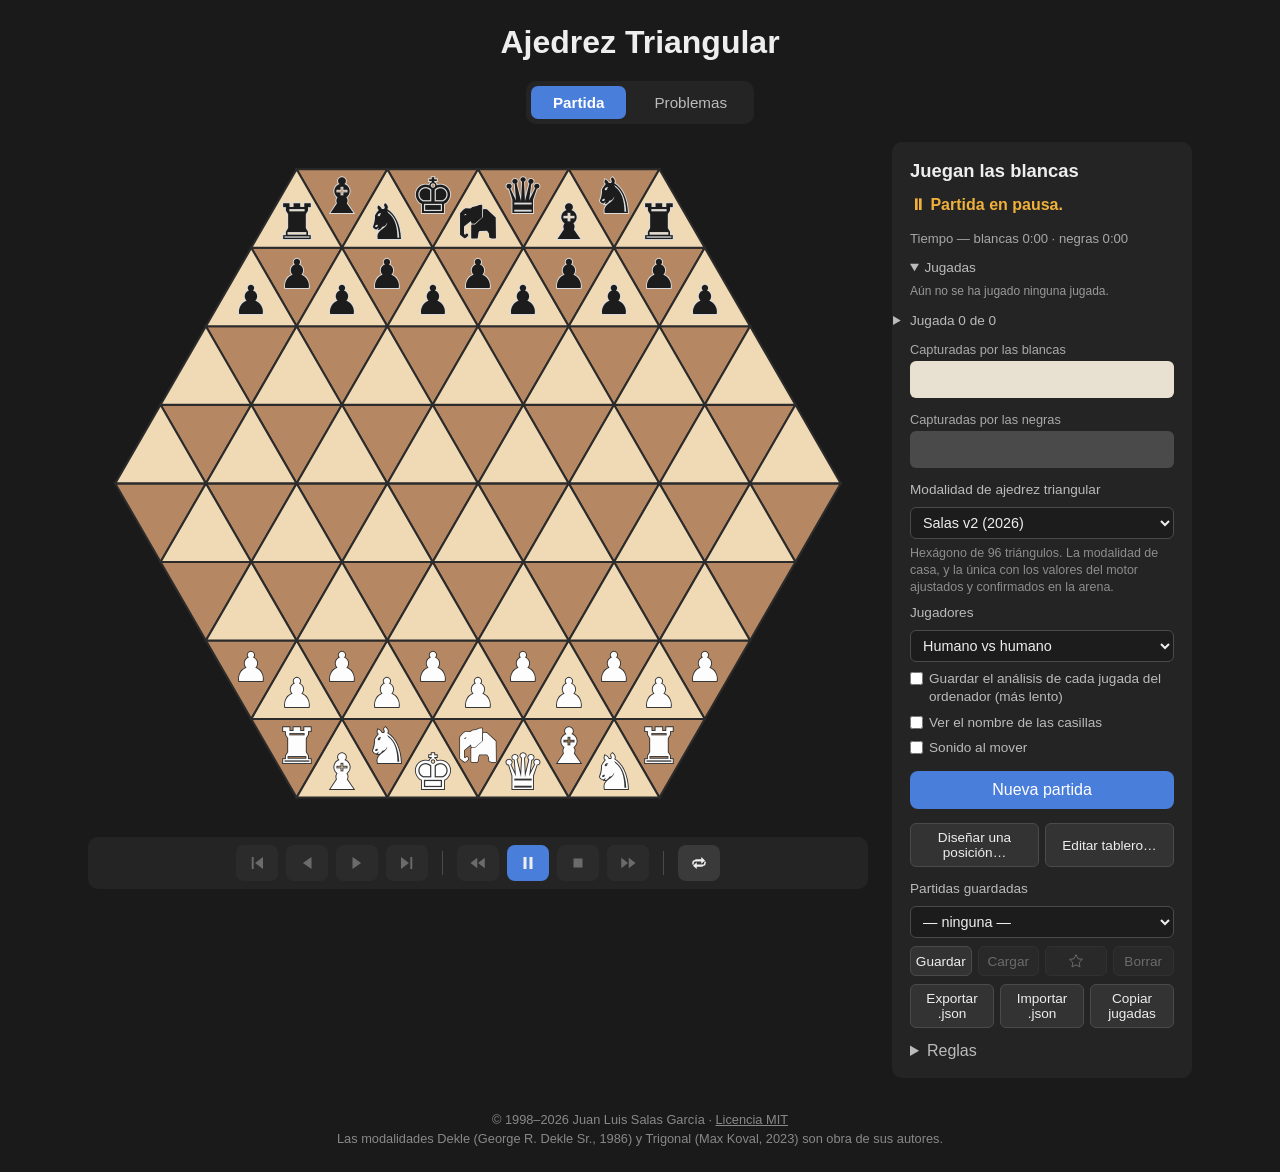
<file: index.html>
<!DOCTYPE html>
<html lang="es">
<head>
    <meta charset="UTF-8">
    <meta name="viewport" content="width=device-width, initial-scale=1.0">
    <title>Ajedrez Triangular</title>
    <meta name="description" content="Variante de ajedrez sobre un tablero hexagonal dividido en triangulos, jugable en el navegador.">
    <meta name="theme-color" content="#1b1b1b">
    <link rel="icon" href="icono.svg" type="image/svg+xml">
    <link rel="apple-touch-icon" href="icono-192.png">
    <link rel="manifest" href="manifest.webmanifest">
    <link rel="stylesheet" href="style.css">
    <link rel="stylesheet" href="problemas.css">
</head>
<body>
    <!-- Siluetas del elefante (Salas) y el unicornio (Dekle), referenciadas
         con <use href="#piece-elephant"> / <use href="#piece-unicorn">.
         Los path no fijan fill/stroke: los heredan de .piece-w/.piece-b como
         el resto de piezas. (Los emoji 🐘 y 🦄 no se recolorean en iOS.) -->
    <svg width="0" height="0" style="position:absolute" aria-hidden="true"><defs>
        <symbol id="piece-elephant" viewBox="0 0 24 24">
            <path fill-rule="evenodd" d="M14.03 3.08L12.75 3.2L10.9 3.89L9.05 4.24L8 5.05L5.34 4.93L4.06 5.86L2.5 7.66L2.5 19.01L4.76 20.8L5.45 20.69L6.21 20.05L6.79 19.47L6.79 18.78L6.27 18.26L5.92 18.26L5.22 18.95L4.59 18.55L4.59 14.61L8.23 11.65L8.58 13.04L10.09 13.16L10.55 12.93L14.2 9.74L14.2 3.25ZM8.41 20.63L8.7 20.92L11.59 20.92L11.88 20.52L12.23 17.85L12.75 16.98L16.81 16.87L17.79 18.31L17.97 20.46L19.24 20.92L21.21 20.92L21.5 20.63L21.38 9.86L16.69 5.51L14.95 5.4L14.66 5.69L14.66 9.62L10.67 13.27L10.32 13.51L8.7 13.51L8.41 13.8ZM4.62 8.62Q5.55 8.84 5.98 7.98Q5.05 7.76 4.62 8.62Z"/>
        </symbol>
        <symbol id="piece-unicorn" viewBox="0 0 24 24">
            <path fill-rule="evenodd" d="M17.4 2.1L15.1 6.4L12.9 5.9L10.2 6.5L7.6 8.3L6.1 10.8L3.1 12.6L2.6 13.7L4.4 13.4L3.5 15.1L5.6 14.2L5.1 16.2L6.9 14.6L7.4 16.6L8.6 14.9L10.1 16.1L10.6 21.6L12.4 21.6L12.1 16.9L13.9 18.1L14.4 21.6L16.2 21.6L15.7 17.4L17.9 15.2L19.4 11.6L19.1 8.4L17.2 6.6ZM15.6 8.9Q16.4 8.9 16.4 9.7Q16.4 10.5 15.6 10.5Q14.8 10.5 14.8 9.7Q14.8 8.9 15.6 8.9Z"/>
        </symbol>
        <!-- Las cinco figuras de Piedra, papel y tijera, también como silueta
             monocroma (los emoji 🪨 📄 ✂️ 🦎 🖖 vienen coloreados de fábrica y
             no distinguirían el bando). -->
        <symbol id="piece-rock" viewBox="0 0 24 24">
            <path fill-rule="evenodd" d="M12.2 3.4L18.6 6.2L21.2 12.4L18.2 18.8L12 20.8L5.6 18.6L2.9 12.2L5.8 6.4ZM12.6 3.9L13.7 4.35L11.4 11.9L14.2 19.9L13 20.3L9.9 12Z"/>
        </symbol>
        <symbol id="piece-paper" viewBox="0 0 24 24">
            <path fill-rule="evenodd" d="M6 2.5L14.6 2.5L19 6.9L19 21.5L6 21.5ZM14.6 2.5L19 6.9L14.6 6.9ZM8.3 10L16.7 10L16.7 11.2L8.3 11.2ZM8.3 13.4L16.7 13.4L16.7 14.6L8.3 14.6ZM8.3 16.8L14.5 16.8L14.5 18L8.3 18Z"/>
        </symbol>
        <symbol id="piece-scissors" viewBox="0 0 24 24">
            <path d="M5.4 2.4L7.6 2.2L13.3 10.9L11.8 12.8ZM18.6 2.4L16.4 2.2L10.7 10.9L12.2 12.8ZM11.8 12.2L8.9 15.4L10.3 16.6L12.9 13.3ZM12.2 12.2L15.1 15.4L13.7 16.6L11.1 13.3ZM12 11.4a1.3 1.3 0 0 1 0 2.6a1.3 1.3 0 0 1 0 -2.6ZM8.4 14.6a3.1 3.1 0 0 1 0 6.2a3.1 3.1 0 0 1 0 -6.2ZM8.4 16.2a1.5 1.5 0 0 0 0 3a1.5 1.5 0 0 0 0 -3ZM15.6 14.6a3.1 3.1 0 0 1 0 6.2a3.1 3.1 0 0 1 0 -6.2ZM15.6 16.2a1.5 1.5 0 0 0 0 3a1.5 1.5 0 0 0 0 -3Z"/>
        </symbol>
        <symbol id="piece-lizard" viewBox="0 0 24 24">
            <path d="M12 1.6L14 3.2L13.3 5.4L17.5 7L20.6 5.9L21.3 7.7L17.8 9L13.9 8L14.5 12.6L18.3 15.7L17 17.2L13.8 14.6L13.4 16.4L14.6 19.3L13.9 22.4L12.1 21.9L12.7 19.4L11.2 16.2L10.9 14.4L7.2 17.1L5.9 15.5L9.6 12.7L9.4 8.1L6.3 9.1L2.9 7.8L3.7 6L6.7 7.1L10.7 5.5L10 3.3Z"/>
        </symbol>
        <symbol id="piece-spock" viewBox="0 0 24 24">
            <path d="M6.1 13L6.1 6Q6.1 4.5 7.35 4.5Q8.6 4.5 8.6 6L8.6 13ZM8.9 13L8.9 4.6Q8.9 3.1 10.15 3.1Q11.4 3.1 11.4 4.6L11.4 13ZM12.9 13L12.9 4.6Q12.9 3.1 14.15 3.1Q15.4 3.1 15.4 4.6L15.4 13ZM15.7 13L15.7 6Q15.7 4.5 16.95 4.5Q18.2 4.5 18.2 6L18.2 13ZM6.1 12L18.2 12L18.2 17.5Q18.2 21.8 12.9 21.8Q7.4 21.8 6.4 17.2L6.1 15ZM6.3 15.8L3.2 13.2Q2 12.1 2.9 11.1Q3.7 10.3 4.8 11.2L7.5 13.4Z"/>
        </symbol>
    </defs></svg>
    <h1>Ajedrez Triangular</h1>
    <!-- Pestañas: la partida y los problemas comparten el tablero. Cambiar de
         pestaña guarda la partida en curso y la restaura al volver
         (problemas-ui.js). -->
    <div id="tabs" role="tablist">
        <button id="tab-partida" class="tab is-active" role="tab" aria-selected="true">Partida</button>
        <button id="tab-problemas" class="tab" role="tab" aria-selected="false">Problemas</button>
    </div>
    <div class="layout">
        <div id="board-col">
            <div id="board-wrap"></div>
            <div id="toolbar">
                <button id="btn-start" title="Ir al inicio de la partida">
                    <svg viewBox="0 0 24 24"><path d="M5 4h2.5v16H5zM20 4L9.5 12 20 20z"/></svg>
                </button>
                <button id="btn-undo" title="Deshacer jugada">
                    <svg viewBox="0 0 24 24"><path d="M18 4L6.5 12 18 20z"/></svg>
                </button>
                <button id="btn-redo" title="Rehacer jugada">
                    <svg viewBox="0 0 24 24"><path d="M6 4l11.5 8L6 20z"/></svg>
                </button>
                <button id="btn-end" title="Ir al final de la partida">
                    <svg viewBox="0 0 24 24"><path d="M4 4l10.5 8L4 20zM16.5 4H19v16h-2.5z"/></svg>
                </button>
                <span class="toolbar-sep"></span>
                <button id="btn-play-back" title="Reproducir hacia atrás">
                    <svg viewBox="0 0 24 24"><path d="M11 5L2 12l9 7zM21 5l-9 7 9 7z"/></svg>
                </button>
                <button id="btn-pause" title="Pausar partida">
                    <svg viewBox="0 0 24 24"><path d="M6 4h4v16H6zM14 4h4v16h-4z"/></svg>
                </button>
                <button id="btn-stop" title="Detener reproducción">
                    <svg viewBox="0 0 24 24"><path d="M6 6h12v12H6z"/></svg>
                </button>
                <button id="btn-play-fwd" title="Reproducir hacia delante">
                    <svg viewBox="0 0 24 24"><path d="M3 5l9 7-9 7zM13 5l9 7-9 7z"/></svg>
                </button>
                <span class="toolbar-sep"></span>
                <button id="btn-flip" title="Voltear el tablero">
                    <svg viewBox="0 0 24 24"><path d="M7 7h8V4l5 4.5L15 13v-3H7a2 2 0 0 0-2 2v2H3v-2a4 4 0 0 1 4-4zm10 10H9v3l-5-4.5L9 11v3h8a2 2 0 0 0 2-2v-2h2v2a4 4 0 0 1-4 4z"/></svg>
                </button>
            </div>
        </div>
        <aside id="panel">
            <div id="turn"></div>
            <div id="status"></div>
            <!-- Region que un lector de pantalla lee sola cuando cambia: de
                 quien es el turno, si hay jaque y la jugada que acaba de hacer
                 el ordenador. Sin esto, quien no ve la pantalla no se entera
                 de nada de lo que pasa en la partida. -->
            <div id="anuncio" class="sr-only" aria-live="polite" role="status"></div>
            <!-- Tiempo consumido por cada bando. No es un control de tiempo:
                 nadie pierde por tiempo, solo se mide lo que se ha pensado. -->
            <div id="reloj" class="reloj"></div>
            <details id="scoresheet" open>
                <summary>Jugadas</summary>
                <div id="scoresheet-body"></div>
            </details>
            <details id="analysis-box">
                <summary id="move-counter" title="Ver la puntuación de las jugadas"></summary>
                <div id="analysis-body"></div>
            </details>
            <div class="captured">
                <h2>Capturadas por las blancas</h2>
                <div id="cap-w" class="cap-list"></div>
            </div>
            <div class="captured">
                <h2>Capturadas por las negras</h2>
                <div id="cap-b" class="cap-list"></div>
            </div>
            <div id="mode-box">
                <label for="variant">Modalidad de ajedrez triangular</label>
                <select id="variant"></select>
                <!-- Solo para las modalidades de Piedra, papel y tijera: las
                     mismas reglas se juegan en cualquier teselación (damero de
                     varios tamaños, rombos, octógonos, kagome…). script.js
                     enseña u oculta esta fila según la modalidad activa. -->
                <label class="hidden" id="row-board" for="board">Tablero
                    <select id="board"></select>
                </label>
                <p id="variant-note" class="variant-note"></p>
                <label for="mode">Jugadores</label>
                <select id="mode">
                    <option value="hh" selected>Humano vs humano</option>
                    <option value="hc">Humano (blancas) vs ordenador</option>
                    <option value="ch">Ordenador vs humano (negras)</option>
                    <option value="cc">Ordenador vs ordenador</option>
                </select>
                <label class="level-row hidden" id="row-level-w">Nivel blancas
                    <select id="level-w">
                        <option value="1">1 · Principiante</option>
                        <option value="2" selected>2 · Fácil</option>
                        <option value="3">3 · Medio</option>
                        <option value="4">4 · Difícil</option>
                        <option value="5">5 · Muy difícil</option>
                        <option value="6">6 · Experto</option>
                        <option value="7">7 · Maestro (piensa ~1 s)</option>
                        <option value="8">8 · Máximo (piensa ~5 s)</option>
                    </select>
                </label>
                <label class="level-row hidden" id="row-level-b">Nivel negras
                    <select id="level-b">
                        <option value="1">1 · Principiante</option>
                        <option value="2" selected>2 · Fácil</option>
                        <option value="3">3 · Medio</option>
                        <option value="4">4 · Difícil</option>
                        <option value="5">5 · Muy difícil</option>
                        <option value="6">6 · Experto</option>
                        <option value="7">7 · Maestro (piensa ~1 s)</option>
                        <option value="8">8 · Máximo (piensa ~5 s)</option>
                    </select>
                </label>
                <label class="opt-row" title="El ordenador busca con ventana completa para puntuar todas las jugadas: piensa entre 2 y 3 veces más despacio">
                    <input type="checkbox" id="opt-analysis">
                    Guardar el análisis de cada jugada del ordenador (más lento)
                </label>
                <label class="opt-row" title="Escribe el nombre de cada casilla sobre el tablero (B1A, N4H...)">
                    <input type="checkbox" id="opt-coords">
                    Ver el nombre de las casillas
                </label>
                <label class="opt-row" title="Un chasquido al mover y otro mas grave al capturar">
                    <input type="checkbox" id="opt-sound">
                    Sonido al mover
                </label>
            </div>
            <button id="new-game">Nueva partida</button>
            <!-- Empezar desde una posición inventada es otra forma de empezar
                 partida, no una regla del juego: por eso va aquí y no en el
                 desplegable "Reglas". -->
            <div class="save-row">
                <button id="btn-design" title="Colocar las piezas a mano y jugar a partir de esa posición">Diseñar una posición…</button>
                <button id="btn-edit-board" title="Retocar el tablero sin perder la partida en curso">Editar tablero…</button>
            </div>
            <div id="save-box">
                <label for="save-select">Partidas guardadas</label>
                <select id="save-select">
                    <option value="">— ninguna —</option>
                </select>
                <div class="save-row">
                    <button id="btn-save" title="Guardar la partida con un nombre">Guardar</button>
                    <button id="btn-load" title="Cargar la partida seleccionada">Cargar</button>
                    <button id="btn-favorite" class="btn-star" title="Marcar/desmarcar como favorita">
                        <svg viewBox="0 0 24 24"><path d="M12 2.5l2.97 6.02 6.64.97-4.8 4.68 1.13 6.6L12 17.77l-5.94 3.12 1.13-6.6-4.8-4.68 6.64-.97z"/></svg>
                    </button>
                    <button id="btn-delete" title="Borrar la partida seleccionada">Borrar</button>
                </div>
                <div class="save-row">
                    <button id="btn-export" title="Descargar la partida como archivo .json">Exportar .json</button>
                    <button id="btn-import" title="Cargar una partida desde un archivo .json">Importar .json</button>
                    <button id="btn-copy-moves" title="Copiar la lista de jugadas al portapapeles">Copiar jugadas</button>
                </div>
                <input type="file" id="file-import" accept=".json,application/json" hidden>
            </div>
            <details id="help">
                <summary>Reglas</summary>
                <!-- La cabecera y la lista de piezas las rellena script.js a
                     partir de la modalidad activa (ver variants.js). -->
                <p id="help-variant"></p>
                <ul id="help-pieces"></ul>
                <ul>
                    <!-- Estas reglas generales no aplican a todas las
                         modalidades (las de Piedra, papel y tijera no tienen
                         peones): script.js oculta o ajusta cada punto según la
                         modalidad. -->
                    <li id="help-enpassant"><b>Captura al paso</b>: si un peón avanza dos casillas en su primer movimiento, un peón rival que ataque la casilla intermedia puede capturarlo justo en la jugada siguiente, ocupando esa casilla.</li>
                    <!-- El trecho que recorre el rey depende de la modalidad;
                         lo rellena script.js a partir de V.castling. -->
                    <li id="help-castling"><b>Enroque</b>: si el rey y una de sus torres no se han movido y entre ambos no queda ninguna pieza, pueden enrocarse. <span id="help-castling-how"></span> No vale si el rey está en jaque ni si alguna de las casillas que recorre está atacada. <b>Para enrocarte, selecciona el rey y pulsa la casilla de tu torre</b> (se ilumina en morado): así no se confunde con un movimiento normal del rey.</li>
                    <li id="help-check">Jaque, jaque mate y ahogado funcionan como en el ajedrez clásico.</li>
                    <li id="help-draws"><b>Tablas</b>: además del ahogado, la partida acaba en tablas si la misma posición aparece por tercera vez o tras 50 jugadas de cada bando sin capturas ni movimientos de peón.</li>
                    <li><a href="valores-piezas.html"><b>Valores de piezas</b></a>: parámetros de evaluación del motor en cada modalidad.</li>
                </ul>
            </details>
        </aside>
        <!-- Panel de la pestaña «Problemas». problemas-ui.js busca cada uno de
             estos nodos por id al cargar: si falta alguno, la página revienta. -->
        <aside id="panel-problemas" hidden>
            <div id="prob-enunciado"></div>
            <div id="prob-sub" class="prob-sub"></div>
            <div id="prob-estado" class="prob-estado"></div>
            <div id="prob-progreso" class="prob-progreso"></div>
            <div class="prob-fila">
                <button id="prob-nuevo">Problema nuevo</button>
            </div>
            <div class="save-row">
                <button id="prob-reinicia">Reintentar</button>
                <button id="prob-pista">Pista</button>
                <button id="prob-solucion">Solución</button>
            </div>
            <div id="prob-linea"></div>
            <div id="prob-box">
                <label>Dificultad
                    <select id="prob-nivel">
                        <option value="facil" selected>Fácil</option>
                        <option value="medio">Medio</option>
                        <option value="dificil">Difícil</option>
                        <option value="experto">Experto</option>
                    </select>
                </label>
                <label>Tipo de problema
                    <select id="prob-tipo">
                        <option value="cualquiera" selected>Cualquiera</option>
                        <option value="mate">Dar mate</option>
                        <option value="gana">Ganar una pieza</option>
                        <option value="corona">Coronar un peón</option>
                        <option value="tablas">Salvar unas tablas</option>
                    </select>
                </label>
                <div id="prob-almacen" class="prob-almacen"></div>
            </div>
            <div id="prob-save-box">
                <label>Problemas guardados
                    <select id="prob-guardados"></select>
                </label>
                <div class="save-row">
                    <button id="prob-guardar">Guardar</button>
                    <button id="prob-abrir">Abrir</button>
                    <button id="prob-borrar">Borrar</button>
                </div>
                <div class="save-row">
                    <button id="prob-exportar">Exportar</button>
                    <button id="prob-importar">Importar</button>
                </div>
                <input type="file" id="prob-file" accept=".json,application/json" hidden>
            </div>
        </aside>
    </div>
    <footer class="pie-autoria">
        © 1998–2026 Juan Luis Salas García ·
        <a href="https://github.com/salasgar/Ajedrez-triangular/blob/main/LICENSE">Licencia MIT</a><br>
        Las modalidades Dekle (George R. Dekle Sr., 1986) y Trigonal
        (Max Koval, 2023) son obra de sus autores.
    </footer>
    <script src="geometry.js"></script>
    <script src="variants.js"></script>
    <script src="tessellations.js"></script>
    <script src="rules.js"></script>
    <script src="saveload.js"></script>
    <script src="ai.js"></script>
    <script src="ai-async.js"></script>
    <!-- El motor de problemas va ANTES de script.js y la pestaña DESPUÉS:
         problemas-ui.js usa nodos y funciones que script.js crea al final. -->
    <script src="problemas.js"></script>
    <script src="script.js"></script>
    <script src="problemas-ui.js"></script>
    <!-- Exportar un problema como imagen. Se monta solo: añade el botón junto a
         los de la pestaña «Problemas» si esa pestaña está en la página, y si no
         no hace nada. Va aquí para que el botón aparezca en cuanto se enganche
         problemas-ui.js, sin tener que tocar nada más. -->
    <script src="problema-imagen.js"></script>
    <script>
        // Service worker: hace que la aplicacion se pueda instalar y jugar sin
        // conexion. Solo funciona por https (o localhost); abriendo el fichero
        // a pelo con file:// no se registra nada y la aplicacion va igual.
        if ('serviceWorker' in navigator && location.protocol.startsWith('http')) {
            window.addEventListener('load', () => {
                navigator.serviceWorker.register('sw.js')
                    .catch(err => console.warn('No se pudo registrar el service worker:', err));
            });
        }
    </script>
</body>
</html>
</file>
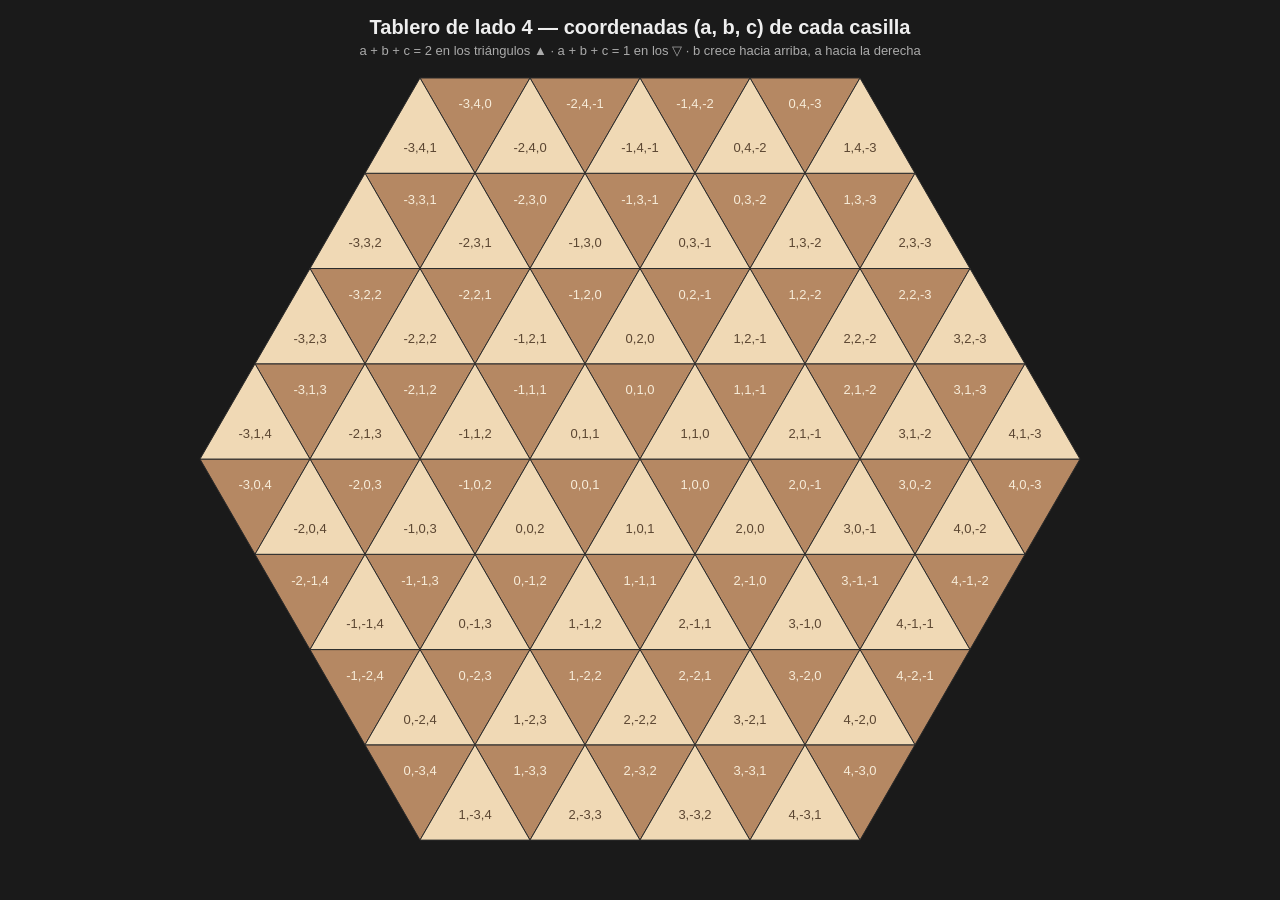
<file: coordenadas.html>
<!DOCTYPE html>
<html lang="es">
<head>
<meta charset="UTF-8">
<title>Coordenadas del tablero (lado 4)</title>
<style>
  body { margin: 0; background: #1a1a1a; display: flex; flex-direction: column; align-items: center; font-family: Arial, sans-serif; padding: 16px; }
  h1 { color: #eee; font-size: 20px; margin: 0 0 4px; }
  p { color: #aaa; font-size: 13px; margin: 0 0 12px; }
  svg { display: block; }
  .cell { stroke: #2b2b2b; stroke-width: 1; }
  .light { fill: #f0d9b5; }
  .dark { fill: #b58863; }
  .lbl { font-size: 13px; text-anchor: middle; dominant-baseline: central; }
  .lbl.on-light { fill: #5b4632; }
  .lbl.on-dark { fill: #f7ecd9; }
</style>
</head>
<body>
<h1>Tablero de lado 4 — coordenadas (a, b, c) de cada casilla</h1>
<p>a + b + c = 2 en los triángulos ▲ · a + b + c = 1 en los ▽ · b crece hacia arriba, a hacia la derecha</p>
<div id="wrap"></div>
<script>
const N = 4, EDGE = 110, ROW_H = EDGE * Math.sqrt(3) / 2;
const SVG_NS = 'http://www.w3.org/2000/svg';
const cells = [];
for (let a = 1 - N; a <= N; a++)
  for (let b = 1 - N; b <= N; b++)
    for (const sum of [1, 2]) {
      const c = sum - a - b;
      if (c < 1 - N || c > N) continue;
      const up = sum === 2;
      const corners = up ? [[a-1,b-1],[a-1,b],[a,b-1]] : [[a,b],[a,b-1],[a-1,b]];
      const pts = corners.map(([al,be]) => [EDGE*(al+be/2), -ROW_H*be]);
      cells.push({a, b, c, up, pts,
        cx: (pts[0][0]+pts[1][0]+pts[2][0])/3,
        cy: (pts[0][1]+pts[1][1]+pts[2][1])/3});
    }
let minX=1e9, minY=1e9, maxX=-1e9, maxY=-1e9;
for (const c of cells) for (const [x,y] of c.pts) {
  minX=Math.min(minX,x); maxX=Math.max(maxX,x);
  minY=Math.min(minY,y); maxY=Math.max(maxY,y);
}
const m = 8;
const svg = document.createElementNS(SVG_NS,'svg');
svg.setAttribute('viewBox', `${minX-m} ${minY-m} ${maxX-minX+2*m} ${maxY-minY+2*m}`);
svg.setAttribute('width', maxX-minX+2*m);
for (const cell of cells) {
  const poly = document.createElementNS(SVG_NS,'polygon');
  poly.setAttribute('points', cell.pts.map(p=>p.join(',')).join(' '));
  poly.setAttribute('class', 'cell ' + (cell.up ? 'light' : 'dark'));
  svg.appendChild(poly);
  const t = document.createElementNS(SVG_NS,'text');
  t.setAttribute('x', cell.cx);
  // en los ▲ el hueco ancho está abajo; en los ▽, arriba
  t.setAttribute('y', cell.cy + (cell.up ? 6 : -6));
  t.setAttribute('class', 'lbl ' + (cell.up ? 'on-light' : 'on-dark'));
  t.textContent = `${cell.a},${cell.b},${cell.c}`;
  svg.appendChild(t);
}
document.getElementById('wrap').appendChild(svg);
</script>
</body>
</html>
</file>
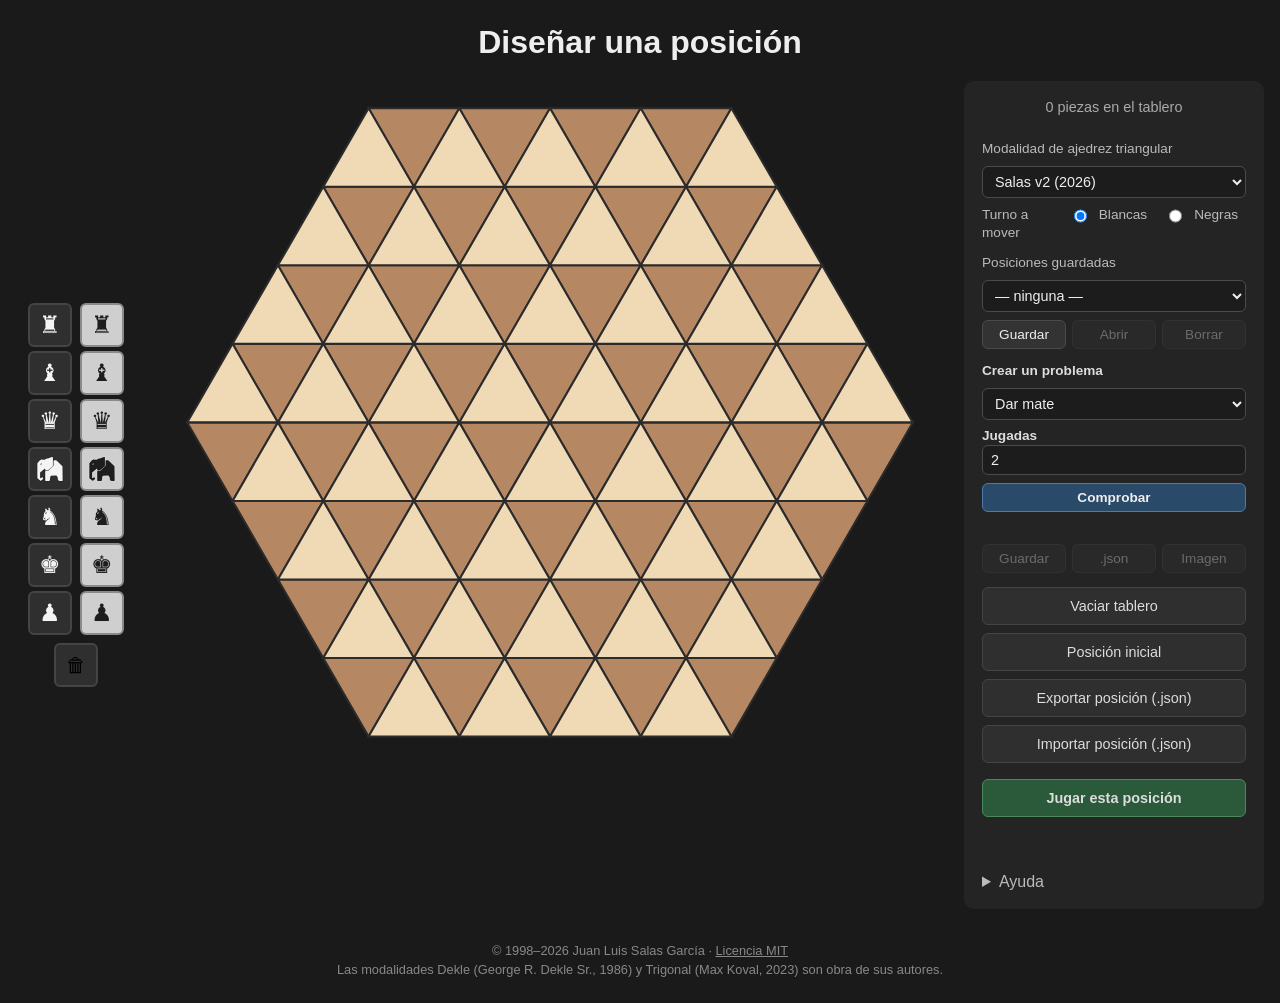
<file: editor.html>
<!DOCTYPE html>
<html lang="es">
<head>
    <meta charset="UTF-8">
    <meta name="viewport" content="width=device-width, initial-scale=1.0">
    <title>Diseñar una posición</title>
    <meta name="description" content="Editor de posiciones para ajedrez triangular.">
    <meta name="theme-color" content="#1b1b1b">
    <link rel="icon" href="icono.svg" type="image/svg+xml">
    <link rel="apple-touch-icon" href="icono-192.png">
    <link rel="manifest" href="manifest.webmanifest">
    <link rel="stylesheet" href="style.css">
</head>
<body>
    <svg width="0" height="0" style="position:absolute" aria-hidden="true"><defs>
        <symbol id="piece-elephant" viewBox="0 0 24 24">
            <path fill-rule="evenodd" d="M14.03 3.08L12.75 3.2L10.9 3.89L9.05 4.24L8 5.05L5.34 4.93L4.06 5.86L2.5 7.66L2.5 19.01L4.76 20.8L5.45 20.69L6.21 20.05L6.79 19.47L6.79 18.78L6.27 18.26L5.92 18.26L5.22 18.95L4.59 18.55L4.59 14.61L8.23 11.65L8.58 13.04L10.09 13.16L10.55 12.93L14.2 9.74L14.2 3.25ZM8.41 20.63L8.7 20.92L11.59 20.92L11.88 20.52L12.23 17.85L12.75 16.98L16.81 16.87L17.79 18.31L17.97 20.46L19.24 20.92L21.21 20.92L21.5 20.63L21.38 9.86L16.69 5.51L14.95 5.4L14.66 5.69L14.66 9.62L10.67 13.27L10.32 13.51L8.7 13.51L8.41 13.8ZM4.62 8.62Q5.55 8.84 5.98 7.98Q5.05 7.76 4.62 8.62Z"/>
        </symbol>
        <symbol id="piece-unicorn" viewBox="0 0 24 24">
            <path fill-rule="evenodd" d="M17.4 2.1L15.1 6.4L12.9 5.9L10.2 6.5L7.6 8.3L6.1 10.8L3.1 12.6L2.6 13.7L4.4 13.4L3.5 15.1L5.6 14.2L5.1 16.2L6.9 14.6L7.4 16.6L8.6 14.9L10.1 16.1L10.6 21.6L12.4 21.6L12.1 16.9L13.9 18.1L14.4 21.6L16.2 21.6L15.7 17.4L17.9 15.2L19.4 11.6L19.1 8.4L17.2 6.6ZM15.6 8.9Q16.4 8.9 16.4 9.7Q16.4 10.5 15.6 10.5Q14.8 10.5 14.8 9.7Q14.8 8.9 15.6 8.9Z"/>
        </symbol>
        <!-- Las cinco figuras de Piedra, papel y tijera (ver index.html). -->
        <symbol id="piece-rock" viewBox="0 0 24 24">
            <path fill-rule="evenodd" d="M12.2 3.4L18.6 6.2L21.2 12.4L18.2 18.8L12 20.8L5.6 18.6L2.9 12.2L5.8 6.4ZM12.6 3.9L13.7 4.35L11.4 11.9L14.2 19.9L13 20.3L9.9 12Z"/>
        </symbol>
        <symbol id="piece-paper" viewBox="0 0 24 24">
            <path fill-rule="evenodd" d="M6 2.5L14.6 2.5L19 6.9L19 21.5L6 21.5ZM14.6 2.5L19 6.9L14.6 6.9ZM8.3 10L16.7 10L16.7 11.2L8.3 11.2ZM8.3 13.4L16.7 13.4L16.7 14.6L8.3 14.6ZM8.3 16.8L14.5 16.8L14.5 18L8.3 18Z"/>
        </symbol>
        <symbol id="piece-scissors" viewBox="0 0 24 24">
            <path d="M5.4 2.4L7.6 2.2L13.3 10.9L11.8 12.8ZM18.6 2.4L16.4 2.2L10.7 10.9L12.2 12.8ZM11.8 12.2L8.9 15.4L10.3 16.6L12.9 13.3ZM12.2 12.2L15.1 15.4L13.7 16.6L11.1 13.3ZM12 11.4a1.3 1.3 0 0 1 0 2.6a1.3 1.3 0 0 1 0 -2.6ZM8.4 14.6a3.1 3.1 0 0 1 0 6.2a3.1 3.1 0 0 1 0 -6.2ZM8.4 16.2a1.5 1.5 0 0 0 0 3a1.5 1.5 0 0 0 0 -3ZM15.6 14.6a3.1 3.1 0 0 1 0 6.2a3.1 3.1 0 0 1 0 -6.2ZM15.6 16.2a1.5 1.5 0 0 0 0 3a1.5 1.5 0 0 0 0 -3Z"/>
        </symbol>
        <symbol id="piece-lizard" viewBox="0 0 24 24">
            <path d="M12 1.6L14 3.2L13.3 5.4L17.5 7L20.6 5.9L21.3 7.7L17.8 9L13.9 8L14.5 12.6L18.3 15.7L17 17.2L13.8 14.6L13.4 16.4L14.6 19.3L13.9 22.4L12.1 21.9L12.7 19.4L11.2 16.2L10.9 14.4L7.2 17.1L5.9 15.5L9.6 12.7L9.4 8.1L6.3 9.1L2.9 7.8L3.7 6L6.7 7.1L10.7 5.5L10 3.3Z"/>
        </symbol>
        <symbol id="piece-spock" viewBox="0 0 24 24">
            <path d="M6.1 13L6.1 6Q6.1 4.5 7.35 4.5Q8.6 4.5 8.6 6L8.6 13ZM8.9 13L8.9 4.6Q8.9 3.1 10.15 3.1Q11.4 3.1 11.4 4.6L11.4 13ZM12.9 13L12.9 4.6Q12.9 3.1 14.15 3.1Q15.4 3.1 15.4 4.6L15.4 13ZM15.7 13L15.7 6Q15.7 4.5 16.95 4.5Q18.2 4.5 18.2 6L18.2 13ZM6.1 12L18.2 12L18.2 17.5Q18.2 21.8 12.9 21.8Q7.4 21.8 6.4 17.2L6.1 15ZM6.3 15.8L3.2 13.2Q2 12.1 2.9 11.1Q3.7 10.3 4.8 11.2L7.5 13.4Z"/>
        </symbol>
    </defs></svg>

    <h1>Diseñar una posición</h1>
    <div class="layout">
        <div class="editor-palette" id="palette"></div>
        <div id="board-col">
            <div id="board-wrap"></div>
        </div>
        <aside id="panel">
            <div id="editor-status"></div>
            <div id="edit-session-banner" class="edit-session-banner" hidden></div>
            <div id="mode-box">
                <label for="variant">Modalidad de ajedrez triangular</label>
                <select id="variant"></select>
                <label class="opt-row">Turno a mover
                    <label class="radio-group">
                        <input type="radio" name="turn" value="w" checked> Blancas
                    </label>
                    <label class="radio-group">
                        <input type="radio" name="turn" value="b"> Negras
                    </label>
                </label>
            </div>
            <!-- Guardar en el navegador es lo cotidiano (diseñas una posición y
                 la recuperas mañana); exportar a .json, de más abajo, es para
                 llevársela a otro dispositivo o mandársela a alguien. -->
            <div id="position-box">
                <label for="position-select">Posiciones guardadas</label>
                <select id="position-select">
                    <option value="">— ninguna —</option>
                </select>
                <div class="save-row">
                    <button id="btn-save-pos" title="Guardar esta posición con un nombre">Guardar</button>
                    <button id="btn-open-pos" title="Abrir la posición seleccionada">Abrir</button>
                    <button id="btn-delete-pos" title="Borrar la posición seleccionada">Borrar</button>
                </div>
            </div>
            <div id="editor-actions">
                <button id="btn-clear">Vaciar tablero</button>
                <button id="btn-initial">Posición inicial</button>
                <button id="btn-export">Exportar posición (.json)</button>
                <button id="btn-import">Importar posición (.json)</button>
                <input type="file" id="file-import" accept=".json,application/json" hidden>
                <button id="btn-play" class="play-btn">Jugar esta posición</button>
                <button id="btn-resume" class="play-btn" hidden>Continuar partida</button>
                <button id="btn-save-situation" hidden>Guardar situación de partida</button>
            </div>
            <div id="editor-message" class="editor-message"></div>
            <details id="help">
                <summary>Ayuda</summary>
                <ul>
                    <li>Elige una pieza en la <b>paleta de la izquierda</b> (blancas en la fila superior, negras en la inferior, y una goma de borrar).</li>
                    <li>Haz <b>clic en una casilla</b> para colocar la pieza elegida. Haz clic de nuevo sobre la misma pieza para quitarla (toggle).</li>
                    <li><b>Clic derecho</b> sobre una casilla la vacía siempre, sin importar la pieza elegida.</li>
                    <li><b>Vaciar tablero</b> borra todas las piezas de golpe.</li>
                    <li><b>Posición inicial</b> coloca las piezas en su posición de arranque para la modalidad activa.</li>
                    <li><b>Guardar</b> archiva la posición con un nombre en este navegador; <b>Abrir</b> recupera la que elijas en la lista, y <b>Borrar</b> la quita.</li>
                    <li><b>Exportar</b> descarga la posición como archivo `.json`; puedes volver a <b>importarla</b> después.</li>
                    <li><b>Jugar esta posición</b> (exige un rey de cada color) carga la posición en la partida principal.</li>
                    <li>Si llegas aquí desde <b>«Editar tablero…»</b> a mitad de una partida, la modalidad queda bloqueada (cambiarla invalidaría la partida) y las piezas que no toques conservan si ya se habían movido: retocar un peón no le devuelve el enroque al rey.</li>
                    <li><a href="index.html" class="back-link">← Volver al juego</a></li>
                </ul>
            </details>
        </aside>
    </div>
    <footer class="pie-autoria">
        © 1998–2026 Juan Luis Salas García ·
        <a href="https://github.com/salasgar/Ajedrez-triangular/blob/main/LICENSE">Licencia MIT</a><br>
        Las modalidades Dekle (George R. Dekle Sr., 1986) y Trigonal
        (Max Koval, 2023) son obra de sus autores.
    </footer>

    <script src="geometry.js"></script>
    <script src="variants.js"></script>
    <!-- Registra en VARIANTS las combinaciones PPT × teselación (las nueve
         hermanas de cada modalidad PPT en tableros no triangulares) y las
         demos de tessellations.js. Sin este script, VARIANTS no las tiene:
         setVariant() con uno de esos ids no encuentra nada y el editor caía
         a DEFAULT_VARIANT ('salas'), con piezas clásicas en vez de las de la
         modalidad PPT activa (tarea 24 del reparto). -->
    <script src="tessellations.js"></script>
    <script src="rules.js"></script>
    <script src="saveload.js"></script>
    <script src="editor.js"></script>
    <!-- Crear problemas desde el editor. Va después de editor.js porque se
         cuelga de sus nodos y de su tablero, y arrastra el motor de problemas,
         que necesita ai.js para generar y aplicar jugadas. -->
    <script src="ai.js"></script>
    <script src="problemas.js"></script>
    <script src="problema-imagen.js"></script>
    <script src="crear-problema.js"></script>
</body>
</html>
</file>
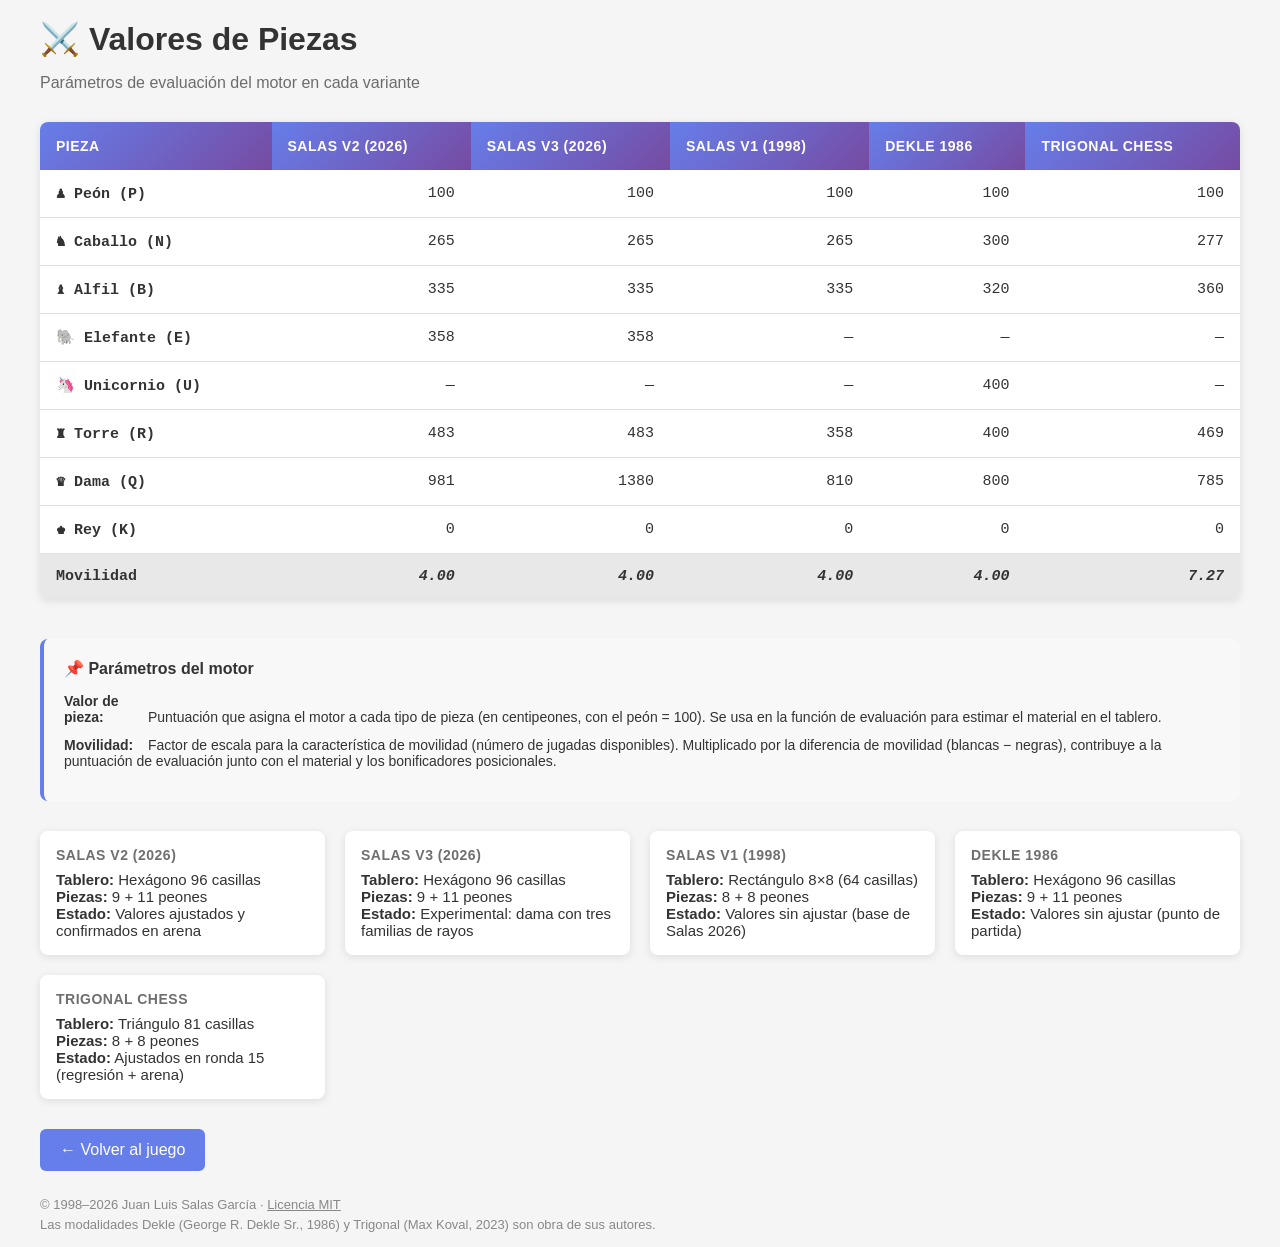
<file: valores-piezas.html>
<!DOCTYPE html>
<html lang="es">
<head>
  <meta charset="UTF-8">
  <meta name="viewport" content="width=device-width, initial-scale=1.0">
  <title>Valores de Piezas — Ajedrez Triangular</title>
  <meta name="description" content="Parámetros de evaluación del motor en cada variante del ajedrez triangular">
  <link rel="icon" href="icono.svg" type="image/svg+xml">
  <link rel="apple-touch-icon" href="icono-192.png">
  <style>
    * { box-sizing: border-box; }
    body {
      font-family: -apple-system, BlinkMacSystemFont, "Segoe UI", Roboto, sans-serif;
      background: #f5f5f5;
      color: #333;
      margin: 0;
      padding: 20px;
    }
    @media (prefers-color-scheme: dark) {
      body { background: #1a1a1a; color: #e0e0e0; }
    }

    h1 {
      font-size: 32px;
      margin: 0 0 10px 0;
      font-weight: 700;
    }
    .subtitle {
      font-size: 16px;
      opacity: 0.7;
      margin-bottom: 30px;
    }

    .container {
      max-width: 1200px;
      margin: 0 auto;
    }

    table {
      width: 100%;
      border-collapse: collapse;
      background: white;
      box-shadow: 0 2px 8px rgba(0,0,0,0.1);
      border-radius: 8px;
      overflow: hidden;
      margin-bottom: 40px;
    }
    @media (prefers-color-scheme: dark) {
      table { background: #2a2a2a; box-shadow: 0 2px 8px rgba(0,0,0,0.3); }
    }

    th {
      background: linear-gradient(135deg, #667eea 0%, #764ba2 100%);
      color: white;
      padding: 16px;
      text-align: left;
      font-weight: 600;
      font-size: 14px;
      text-transform: uppercase;
      letter-spacing: 0.5px;
    }

    td {
      padding: 14px 16px;
      border-bottom: 1px solid #e0e0e0;
      font-size: 15px;
    }
    @media (prefers-color-scheme: dark) {
      td { border-bottom-color: #444; }
    }

    tr:hover {
      background: #f8f8f8;
    }
    @media (prefers-color-scheme: dark) {
      tr:hover { background: #333; }
    }

    tr:last-child td {
      border-bottom: none;
    }

    .pieza {
      font-weight: 600;
      min-width: 40px;
      font-family: monospace;
    }

    .valor {
      text-align: right;
      font-family: 'Monaco', 'Courier New', monospace;
      min-width: 60px;
    }

    .movilidad {
      font-style: italic;
    }

    .movilidad-row {
      background: #e8e8e8;
      font-weight: 600;
    }
    @media (prefers-color-scheme: dark) {
      .movilidad-row { background: #3a3a3a; }
    }

    .legend {
      margin-top: 40px;
      padding: 20px;
      background: #f8f8f8;
      border-radius: 8px;
      border-left: 4px solid #667eea;
    }
    @media (prefers-color-scheme: dark) {
      .legend { background: #2a2a2a; }
    }

    .legend h3 {
      margin: 0 0 15px 0;
      font-size: 16px;
    }

    .legend-item {
      margin-bottom: 12px;
      font-size: 14px;
    }

    .legend-item strong {
      display: inline-block;
      width: 80px;
    }

    .tablero-info {
      display: grid;
      grid-template-columns: repeat(auto-fit, minmax(250px, 1fr));
      gap: 20px;
      margin-top: 30px;
    }

    .info-card {
      padding: 16px;
      background: white;
      border-radius: 8px;
      box-shadow: 0 2px 8px rgba(0,0,0,0.1);
    }
    @media (prefers-color-scheme: dark) {
      .info-card { background: #2a2a2a; }
    }

    .info-card h4 {
      margin: 0 0 8px 0;
      font-size: 14px;
      text-transform: uppercase;
      opacity: 0.7;
      letter-spacing: 0.5px;
    }

    .info-card p {
      margin: 0;
      font-size: 15px;
    }

    .back-link {
      display: inline-block;
      margin-top: 30px;
      padding: 12px 20px;
      background: #667eea;
      color: white;
      text-decoration: none;
      border-radius: 6px;
      font-weight: 500;
      transition: background 0.2s;
    }
    .back-link:hover {
      background: #764ba2;
    }

    .pie-autoria {
      margin-top: 24px;
      font-size: 13px;
      line-height: 1.5;
      color: #888;
    }
    .pie-autoria a { color: inherit; }
  </style>
</head>
<body>
  <div class="container">
    <h1>⚔️ Valores de Piezas</h1>
    <p class="subtitle">Parámetros de evaluación del motor en cada variante</p>

    <table>
      <thead>
        <tr>
          <th>Pieza</th>
          <th>Salas v2 (2026)</th>
          <th>Salas v3 (2026)</th>
          <th>Salas v1 (1998)</th>
          <th>Dekle 1986</th>
          <th>Trigonal Chess</th>
        </tr>
      </thead>
      <tbody>
        <tr>
          <td class="pieza">♟ Peón (P)</td>
          <td class="valor">100</td>
          <td class="valor">100</td>
          <td class="valor">100</td>
          <td class="valor">100</td>
          <td class="valor">100</td>
        </tr>
        <tr>
          <td class="pieza">♞ Caballo (N)</td>
          <td class="valor">265</td>
          <td class="valor">265</td>
          <td class="valor">265</td>
          <td class="valor">300</td>
          <td class="valor">277</td>
        </tr>
        <tr>
          <td class="pieza">♝ Alfil (B)</td>
          <td class="valor">335</td>
          <td class="valor">335</td>
          <td class="valor">335</td>
          <td class="valor">320</td>
          <td class="valor">360</td>
        </tr>
        <tr>
          <td class="pieza">🐘 Elefante (E)</td>
          <td class="valor">358</td>
          <td class="valor">358</td>
          <td class="valor">—</td>
          <td class="valor">—</td>
          <td class="valor">—</td>
        </tr>
        <tr>
          <td class="pieza">🦄 Unicornio (U)</td>
          <td class="valor">—</td>
          <td class="valor">—</td>
          <td class="valor">—</td>
          <td class="valor">400</td>
          <td class="valor">—</td>
        </tr>
        <tr>
          <td class="pieza">♜ Torre (R)</td>
          <td class="valor">483</td>
          <td class="valor">483</td>
          <td class="valor">358</td>
          <td class="valor">400</td>
          <td class="valor">469</td>
        </tr>
        <tr>
          <td class="pieza">♛ Dama (Q)</td>
          <td class="valor">981</td>
          <td class="valor">1380</td>
          <td class="valor">810</td>
          <td class="valor">800</td>
          <td class="valor">785</td>
        </tr>
        <tr>
          <td class="pieza">♚ Rey (K)</td>
          <td class="valor">0</td>
          <td class="valor">0</td>
          <td class="valor">0</td>
          <td class="valor">0</td>
          <td class="valor">0</td>
        </tr>
        <tr class="movilidad-row">
          <td class="pieza"><strong>Movilidad</strong></td>
          <td class="valor movilidad"><strong>4.00</strong></td>
          <td class="valor movilidad"><strong>4.00</strong></td>
          <td class="valor movilidad"><strong>4.00</strong></td>
          <td class="valor movilidad"><strong>4.00</strong></td>
          <td class="valor movilidad"><strong>7.27</strong></td>
        </tr>
      </tbody>
    </table>

    <div class="legend">
      <h3>📌 Parámetros del motor</h3>
      <div class="legend-item">
        <strong>Valor de pieza:</strong> Puntuación que asigna el motor a cada tipo de pieza (en centipeones, con el peón = 100). Se usa en la función de evaluación para estimar el material en el tablero.
      </div>
      <div class="legend-item">
        <strong>Movilidad:</strong> Factor de escala para la característica de movilidad (número de jugadas disponibles). Multiplicado por la diferencia de movilidad (blancas − negras), contribuye a la puntuación de evaluación junto con el material y los bonificadores posicionales.
      </div>
    </div>

    <div class="tablero-info">
      <div class="info-card">
        <h4>Salas v2 (2026)</h4>
        <p><strong>Tablero:</strong> Hexágono 96 casillas<br>
        <strong>Piezas:</strong> 9 + 11 peones<br>
        <strong>Estado:</strong> Valores ajustados y confirmados en arena</p>
      </div>
      <div class="info-card">
        <h4>Salas v3 (2026)</h4>
        <p><strong>Tablero:</strong> Hexágono 96 casillas<br>
        <strong>Piezas:</strong> 9 + 11 peones<br>
        <strong>Estado:</strong> Experimental: dama con tres familias de rayos</p>
      </div>
      <div class="info-card">
        <h4>Salas v1 (1998)</h4>
        <p><strong>Tablero:</strong> Rectángulo 8×8 (64 casillas)<br>
        <strong>Piezas:</strong> 8 + 8 peones<br>
        <strong>Estado:</strong> Valores sin ajustar (base de Salas 2026)</p>
      </div>
      <div class="info-card">
        <h4>Dekle 1986</h4>
        <p><strong>Tablero:</strong> Hexágono 96 casillas<br>
        <strong>Piezas:</strong> 9 + 11 peones<br>
        <strong>Estado:</strong> Valores sin ajustar (punto de partida)</p>
      </div>
      <div class="info-card">
        <h4>Trigonal Chess</h4>
        <p><strong>Tablero:</strong> Triángulo 81 casillas<br>
        <strong>Piezas:</strong> 8 + 8 peones<br>
        <strong>Estado:</strong> Ajustados en ronda 15 (regresión + arena)</p>
      </div>
    </div>

    <a href="index.html" class="back-link">← Volver al juego</a>

    <footer class="pie-autoria">
      © 1998–2026 Juan Luis Salas García · <a href="https://github.com/salasgar/Ajedrez-triangular/blob/main/LICENSE">Licencia MIT</a><br>
      Las modalidades Dekle (George R. Dekle Sr., 1986) y Trigonal
      (Max Koval, 2023) son obra de sus autores.
    </footer>
  </div>
</body>
</html>
</file>
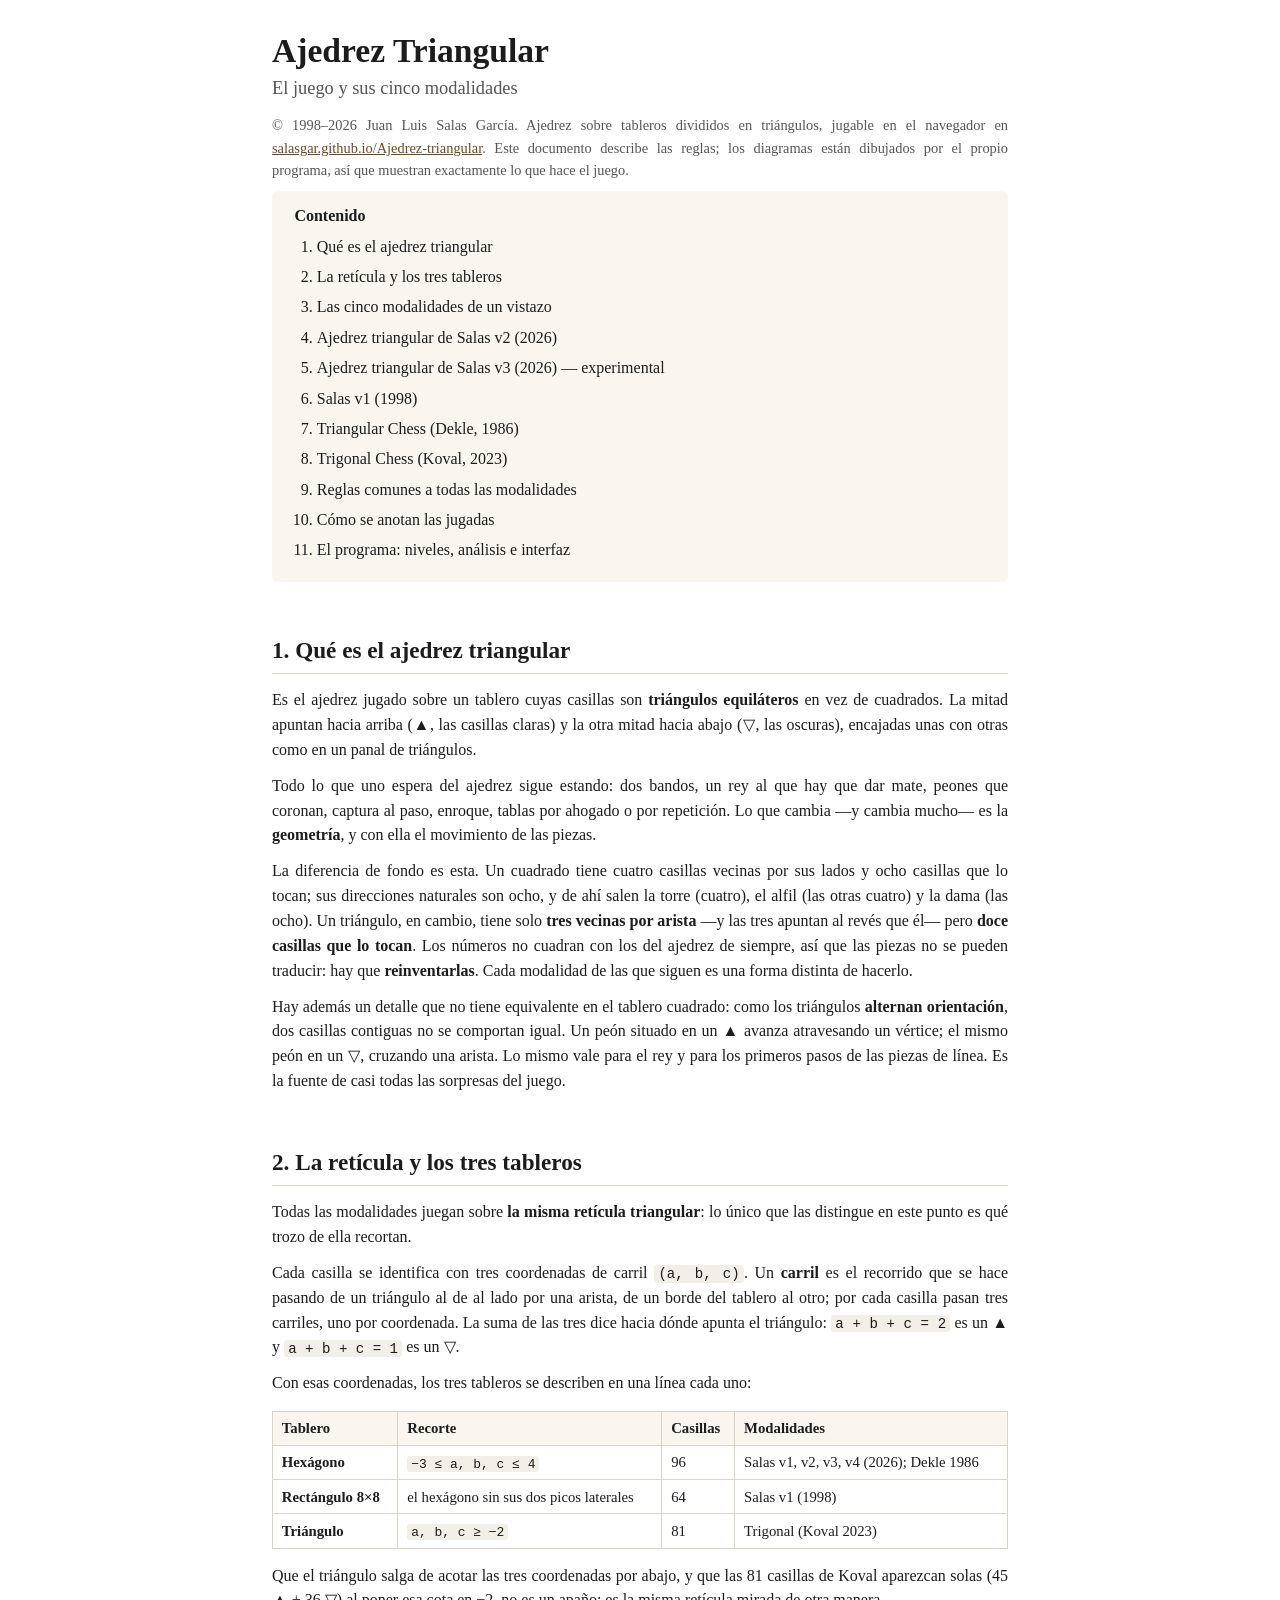
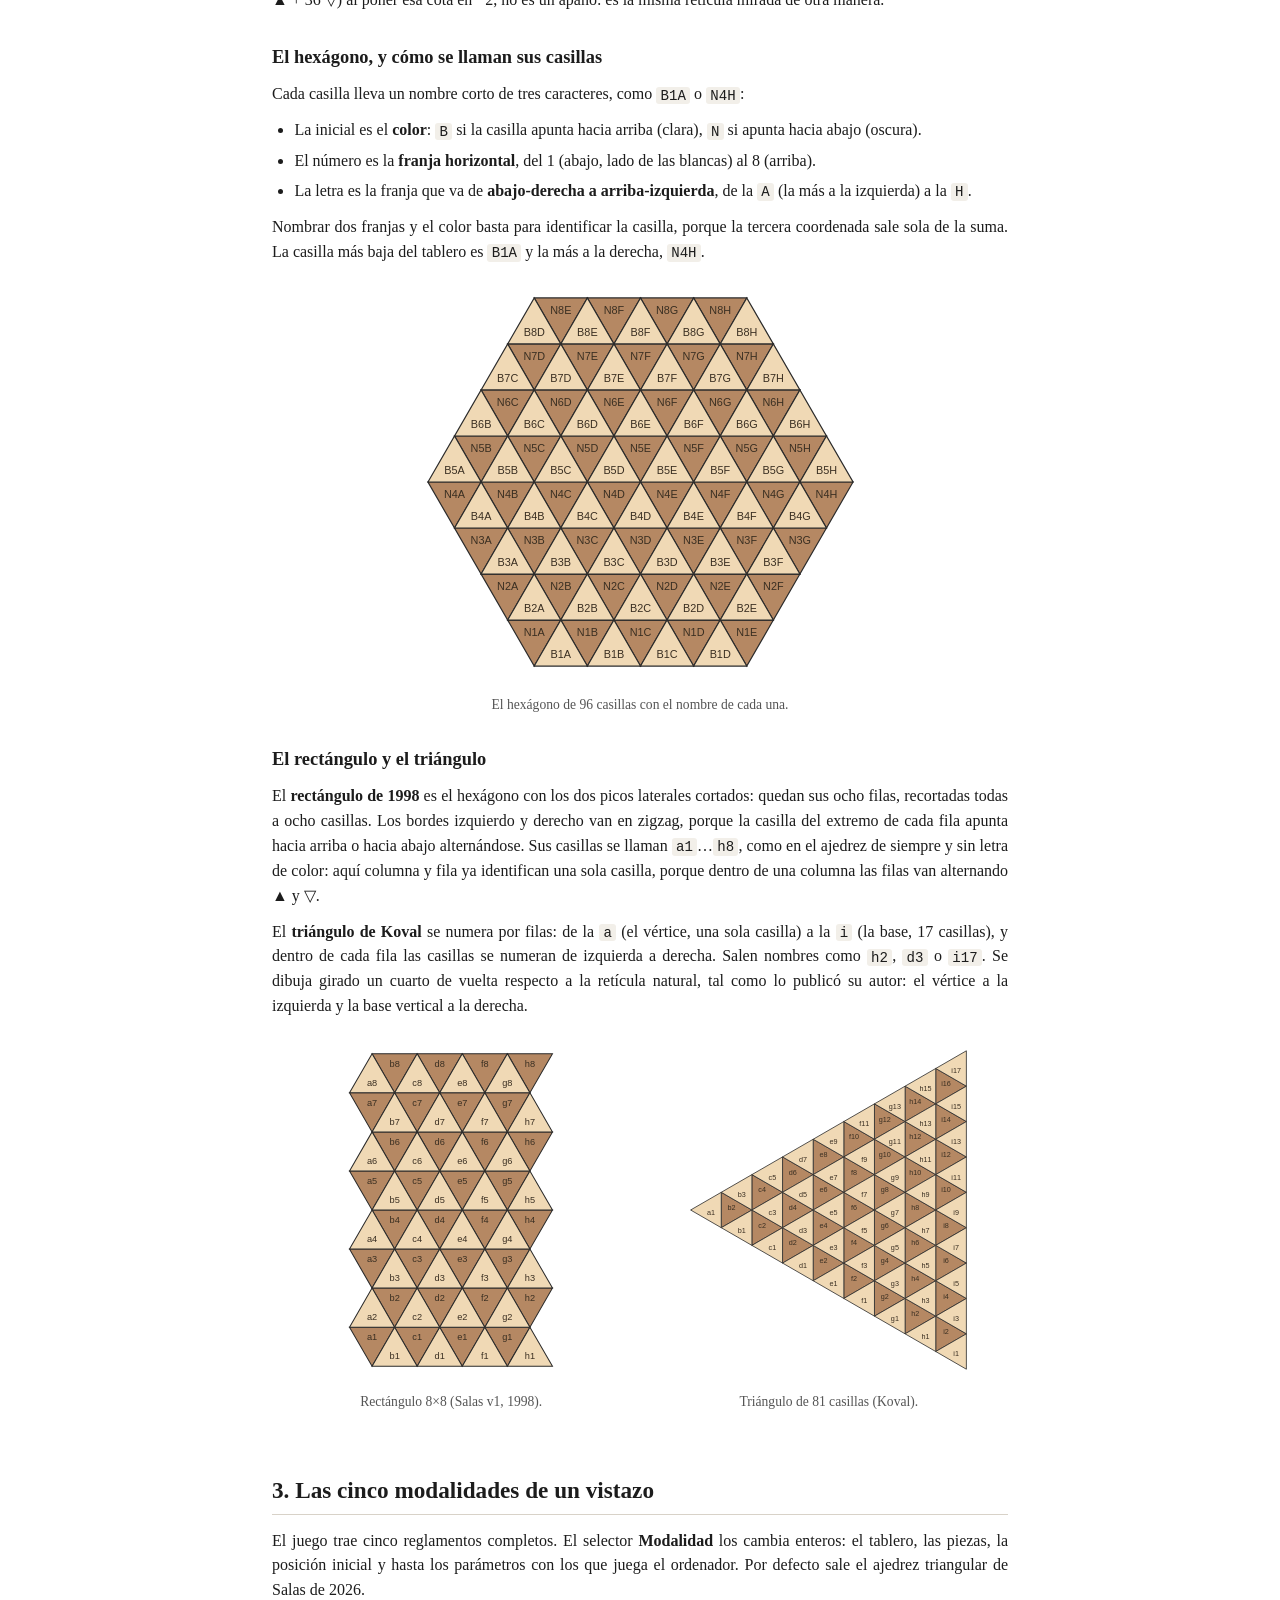
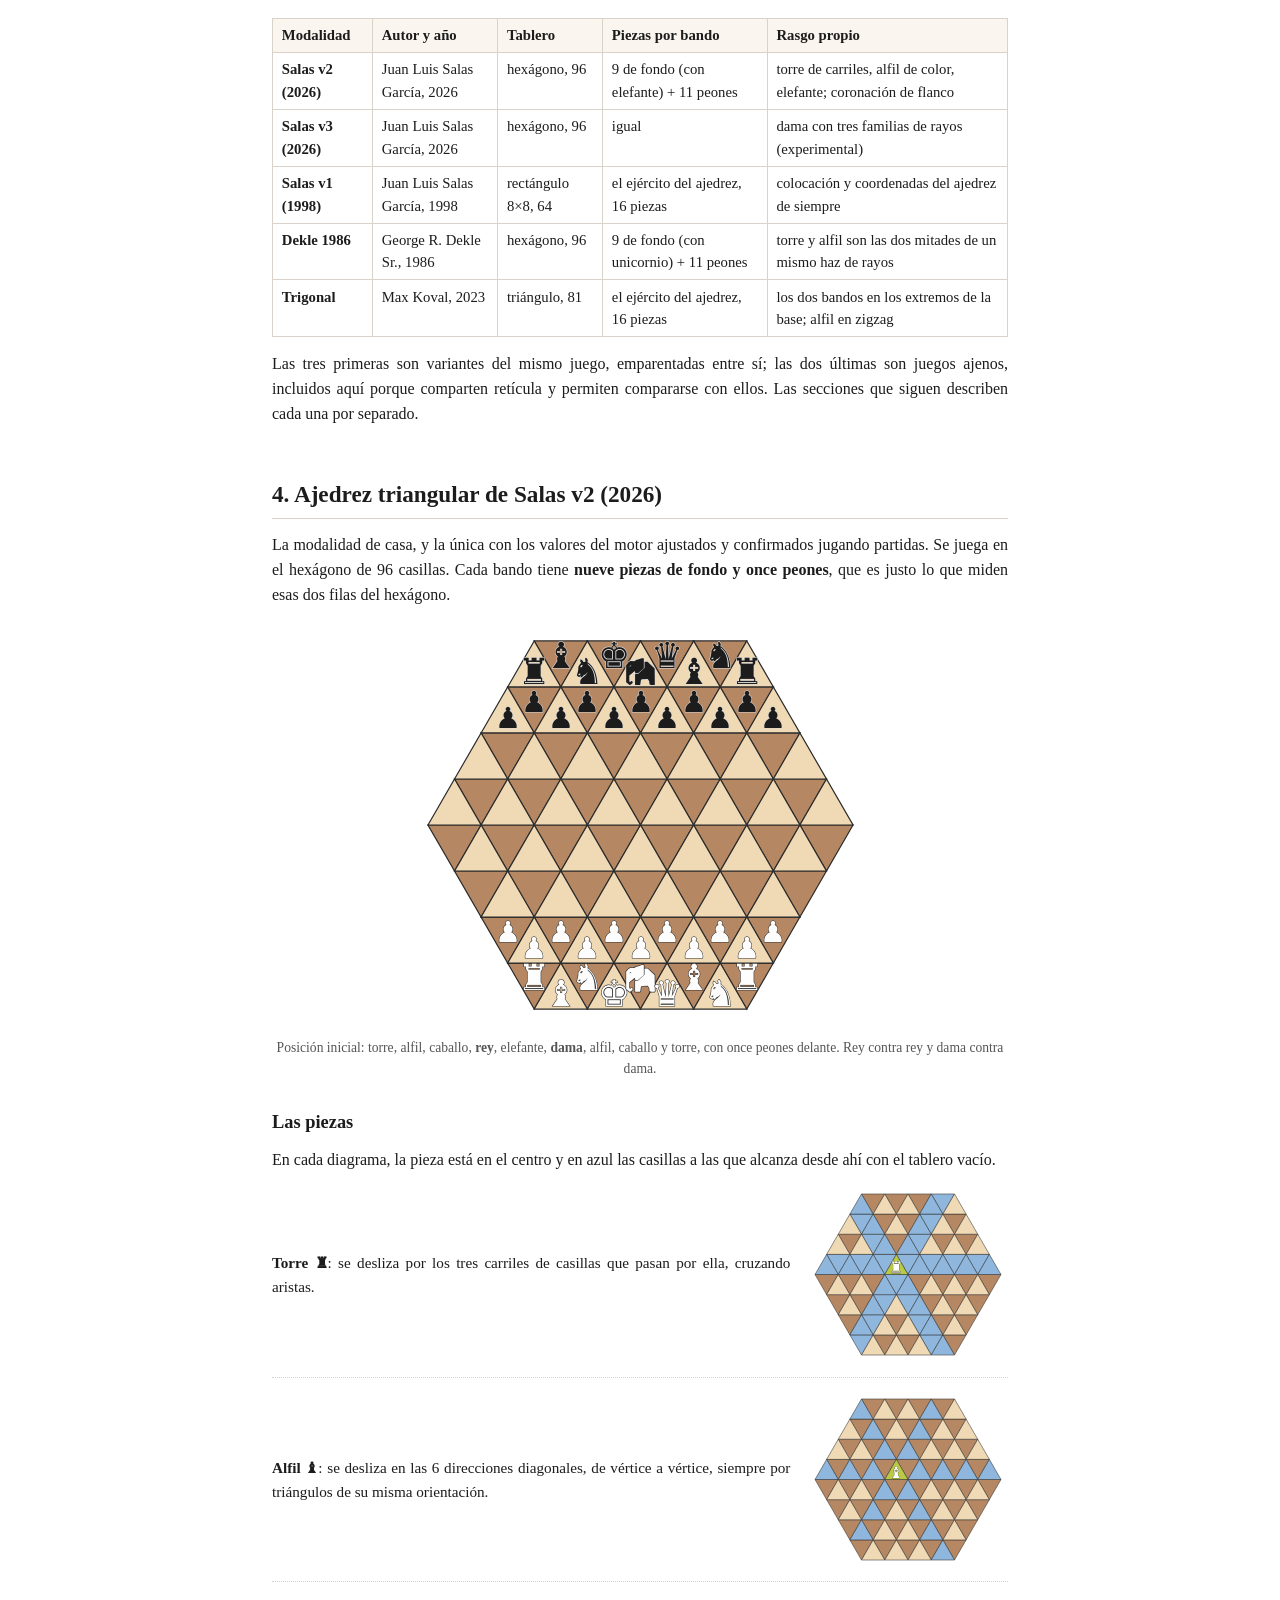
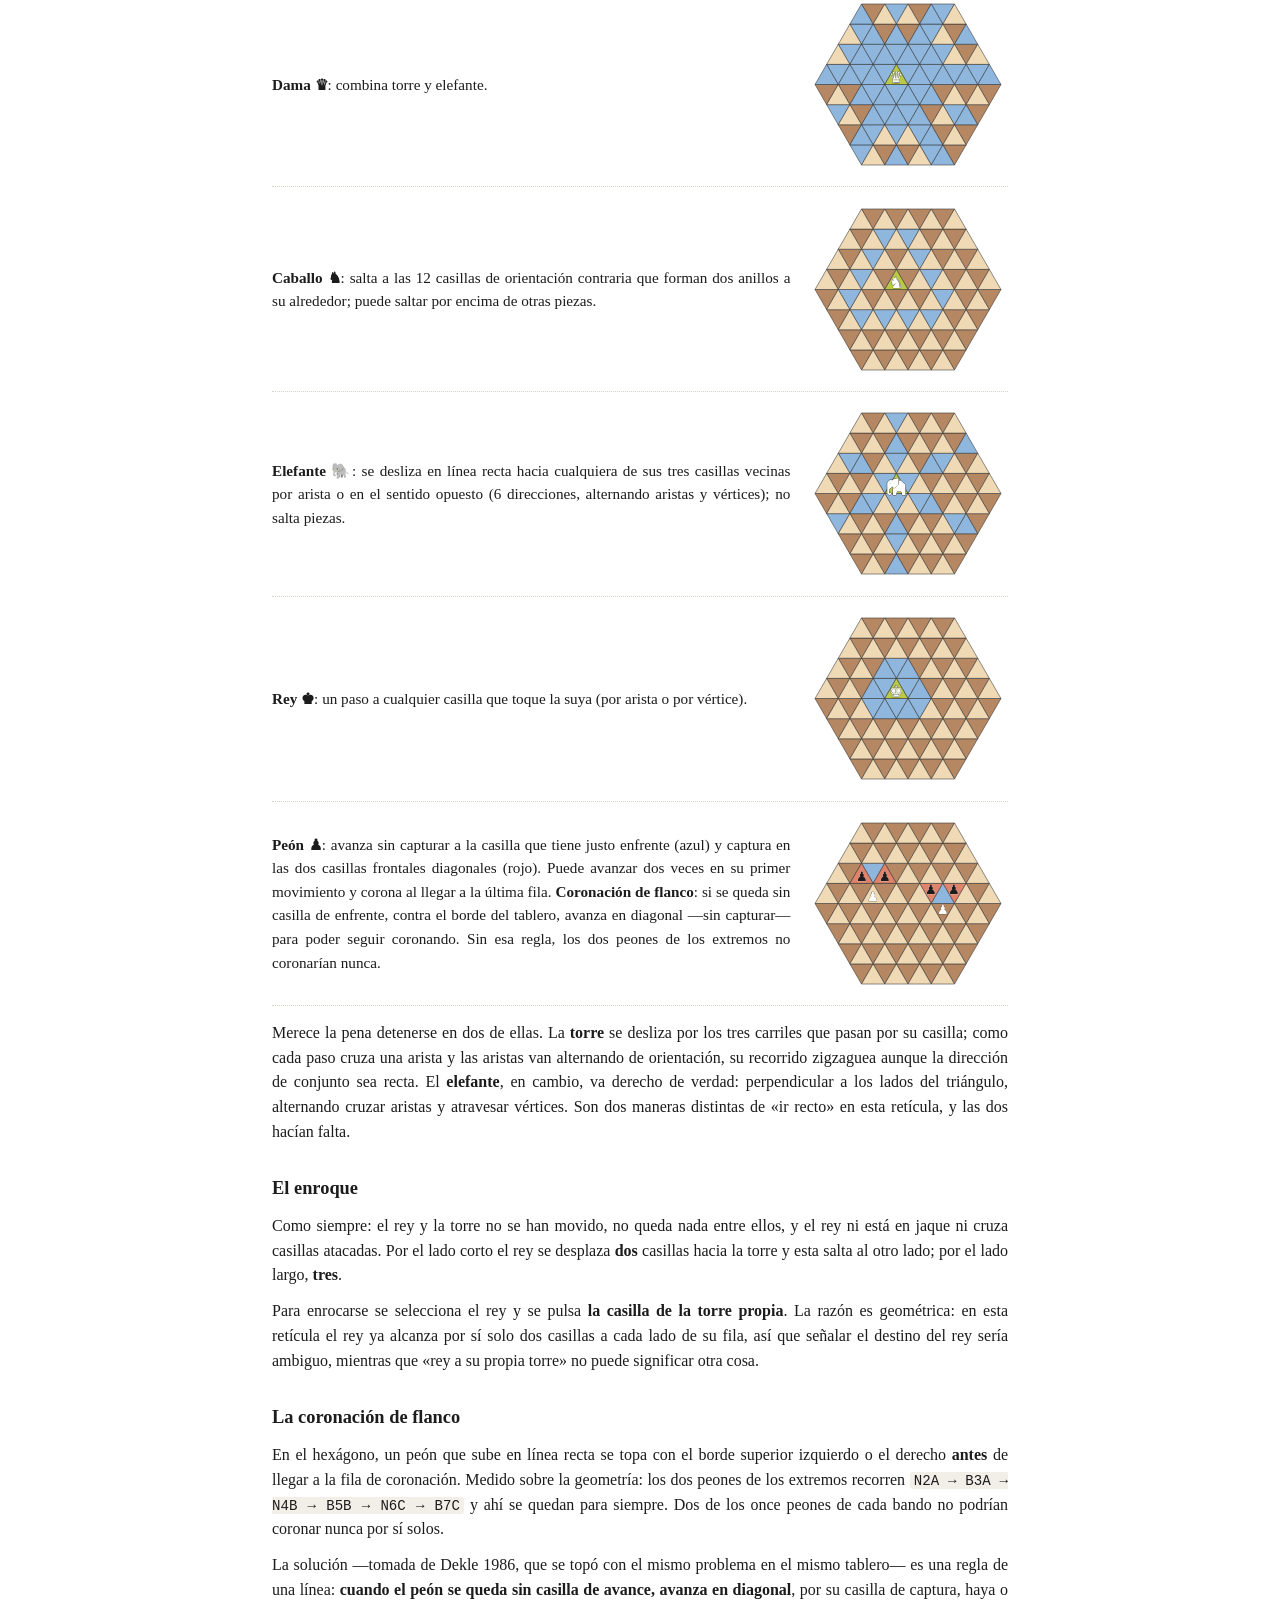
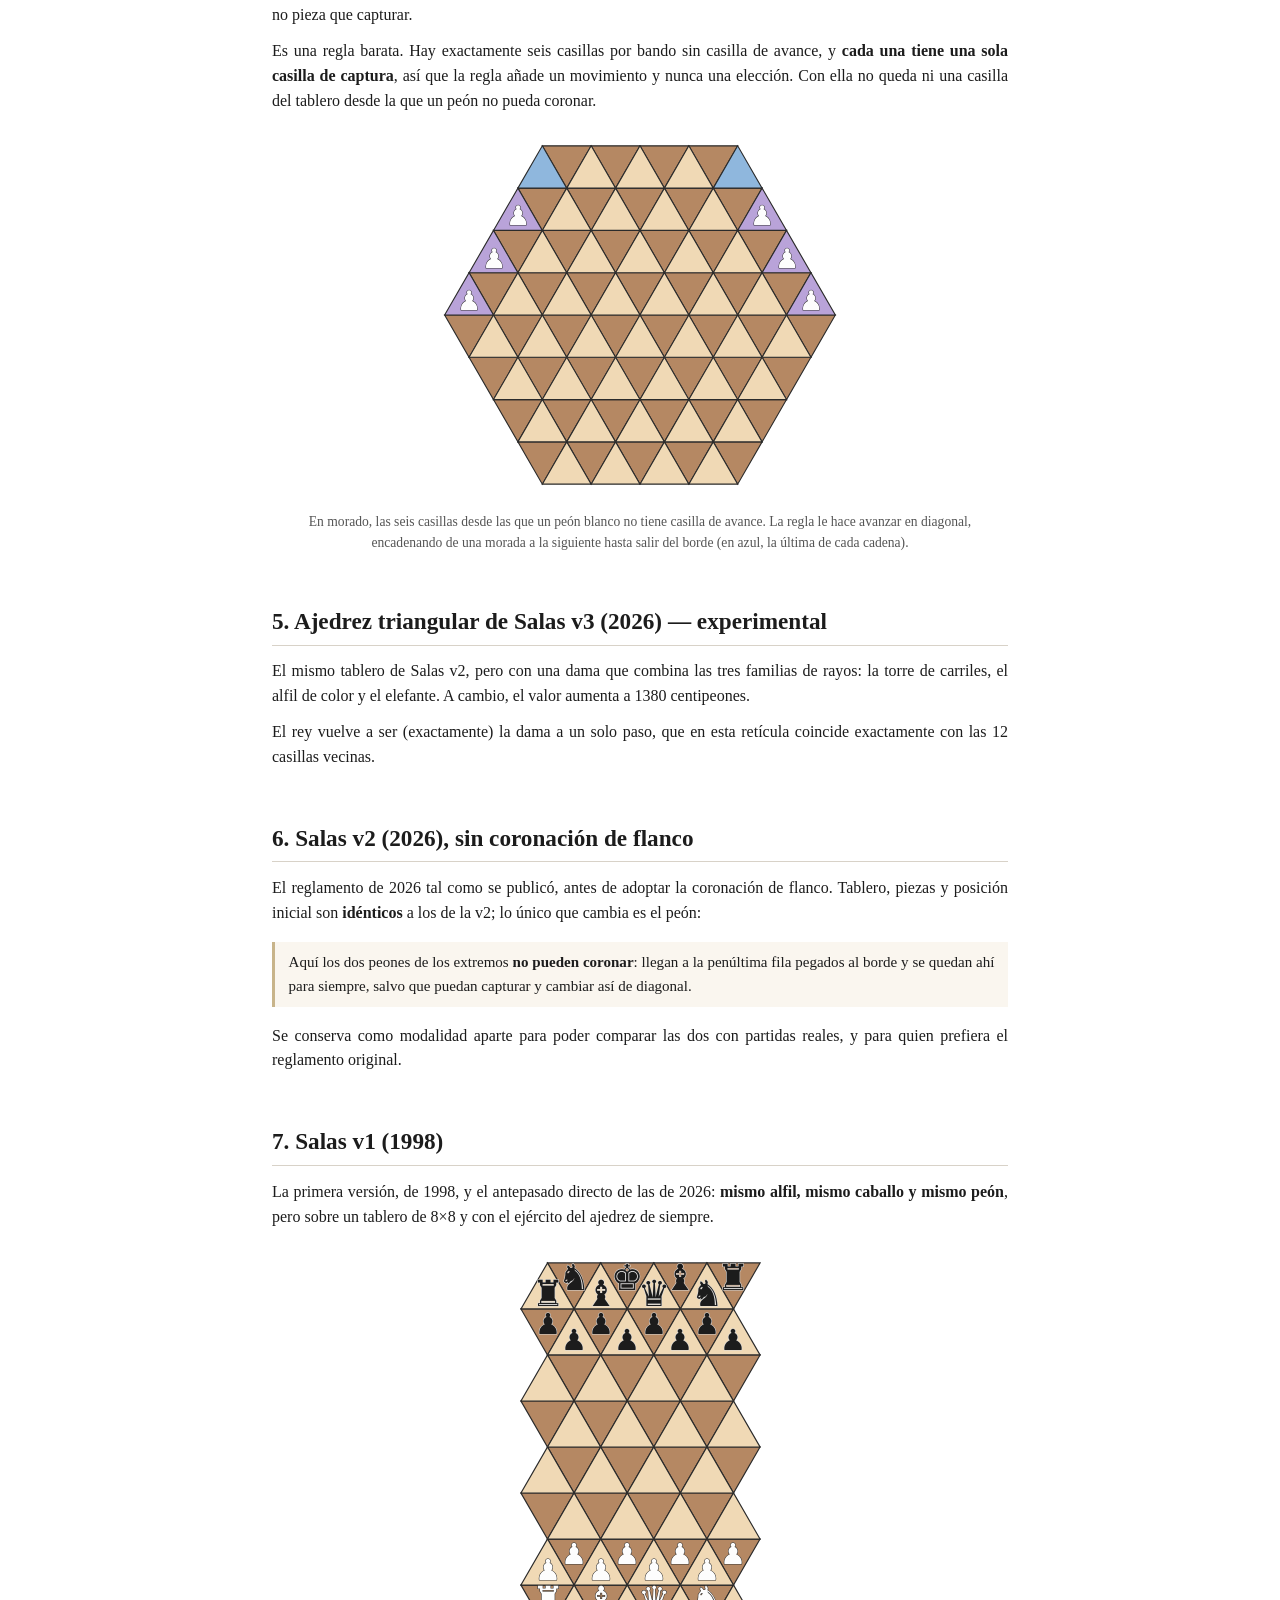
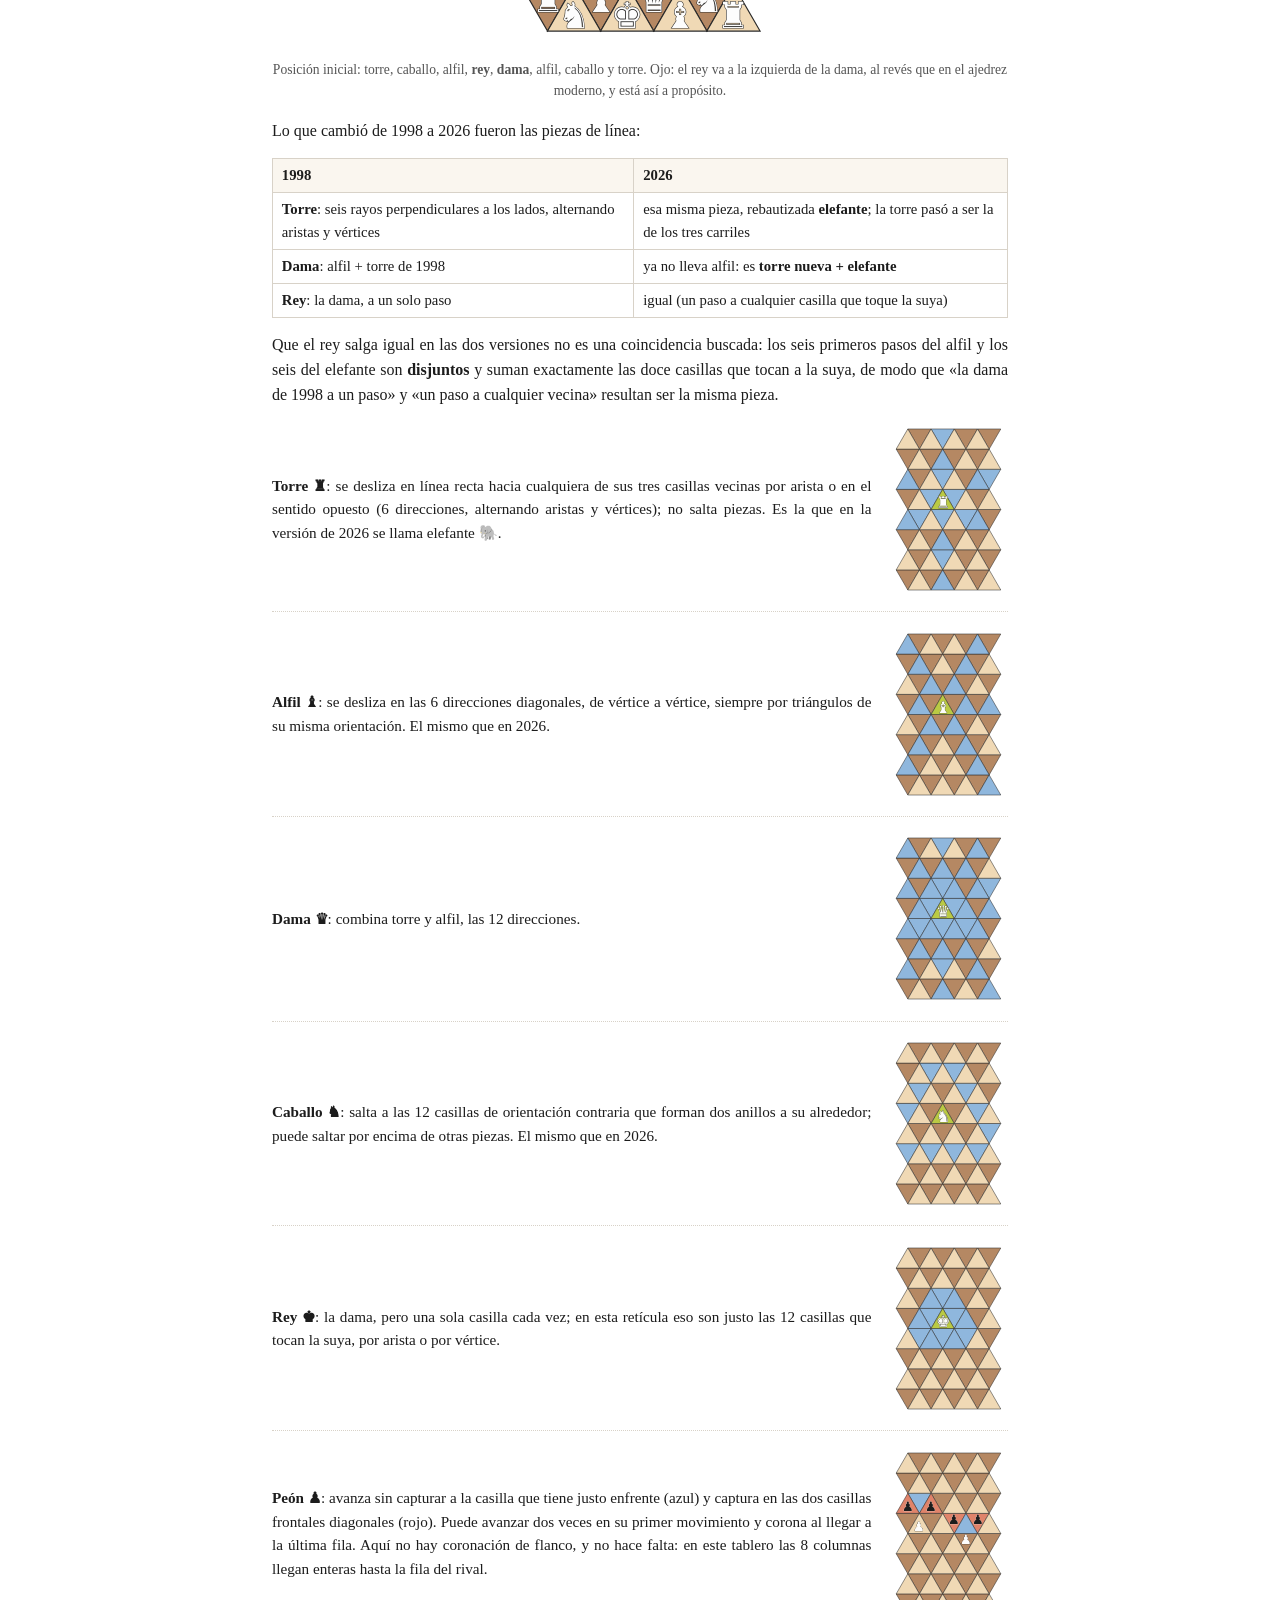
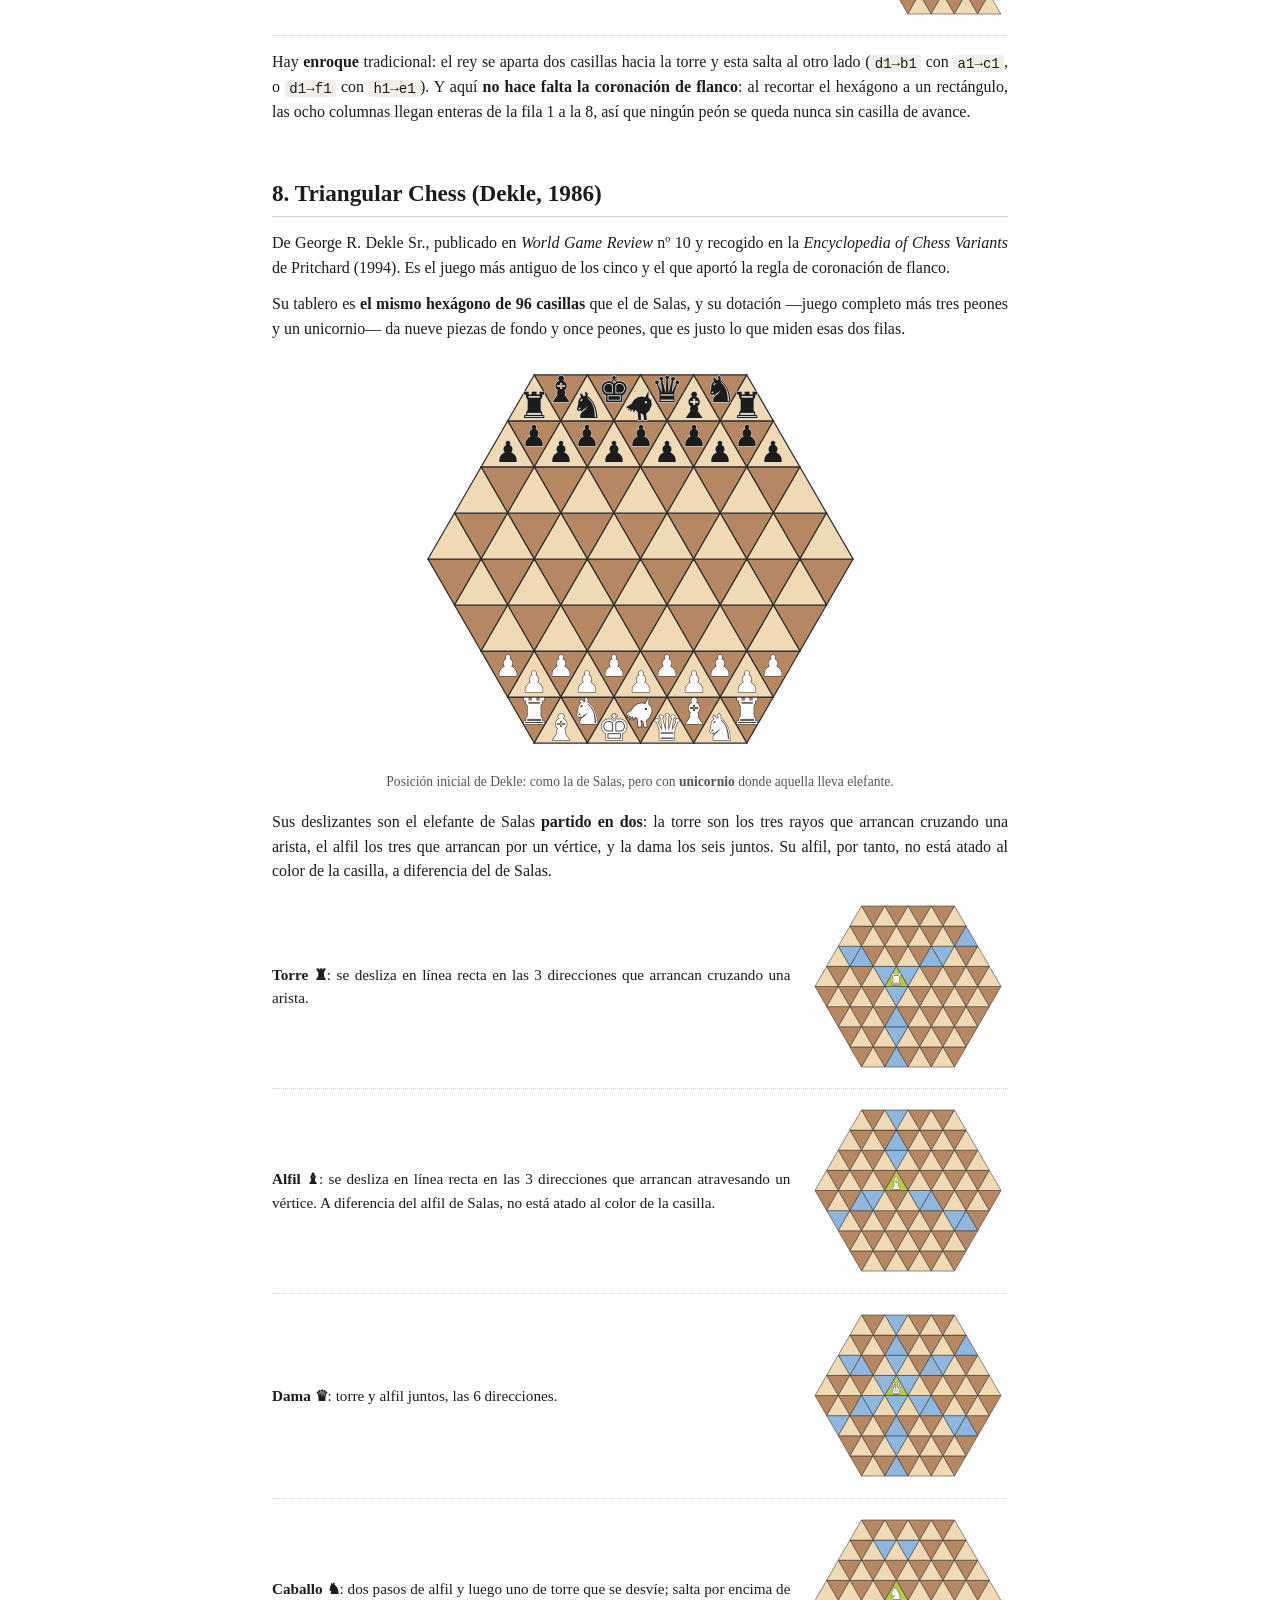
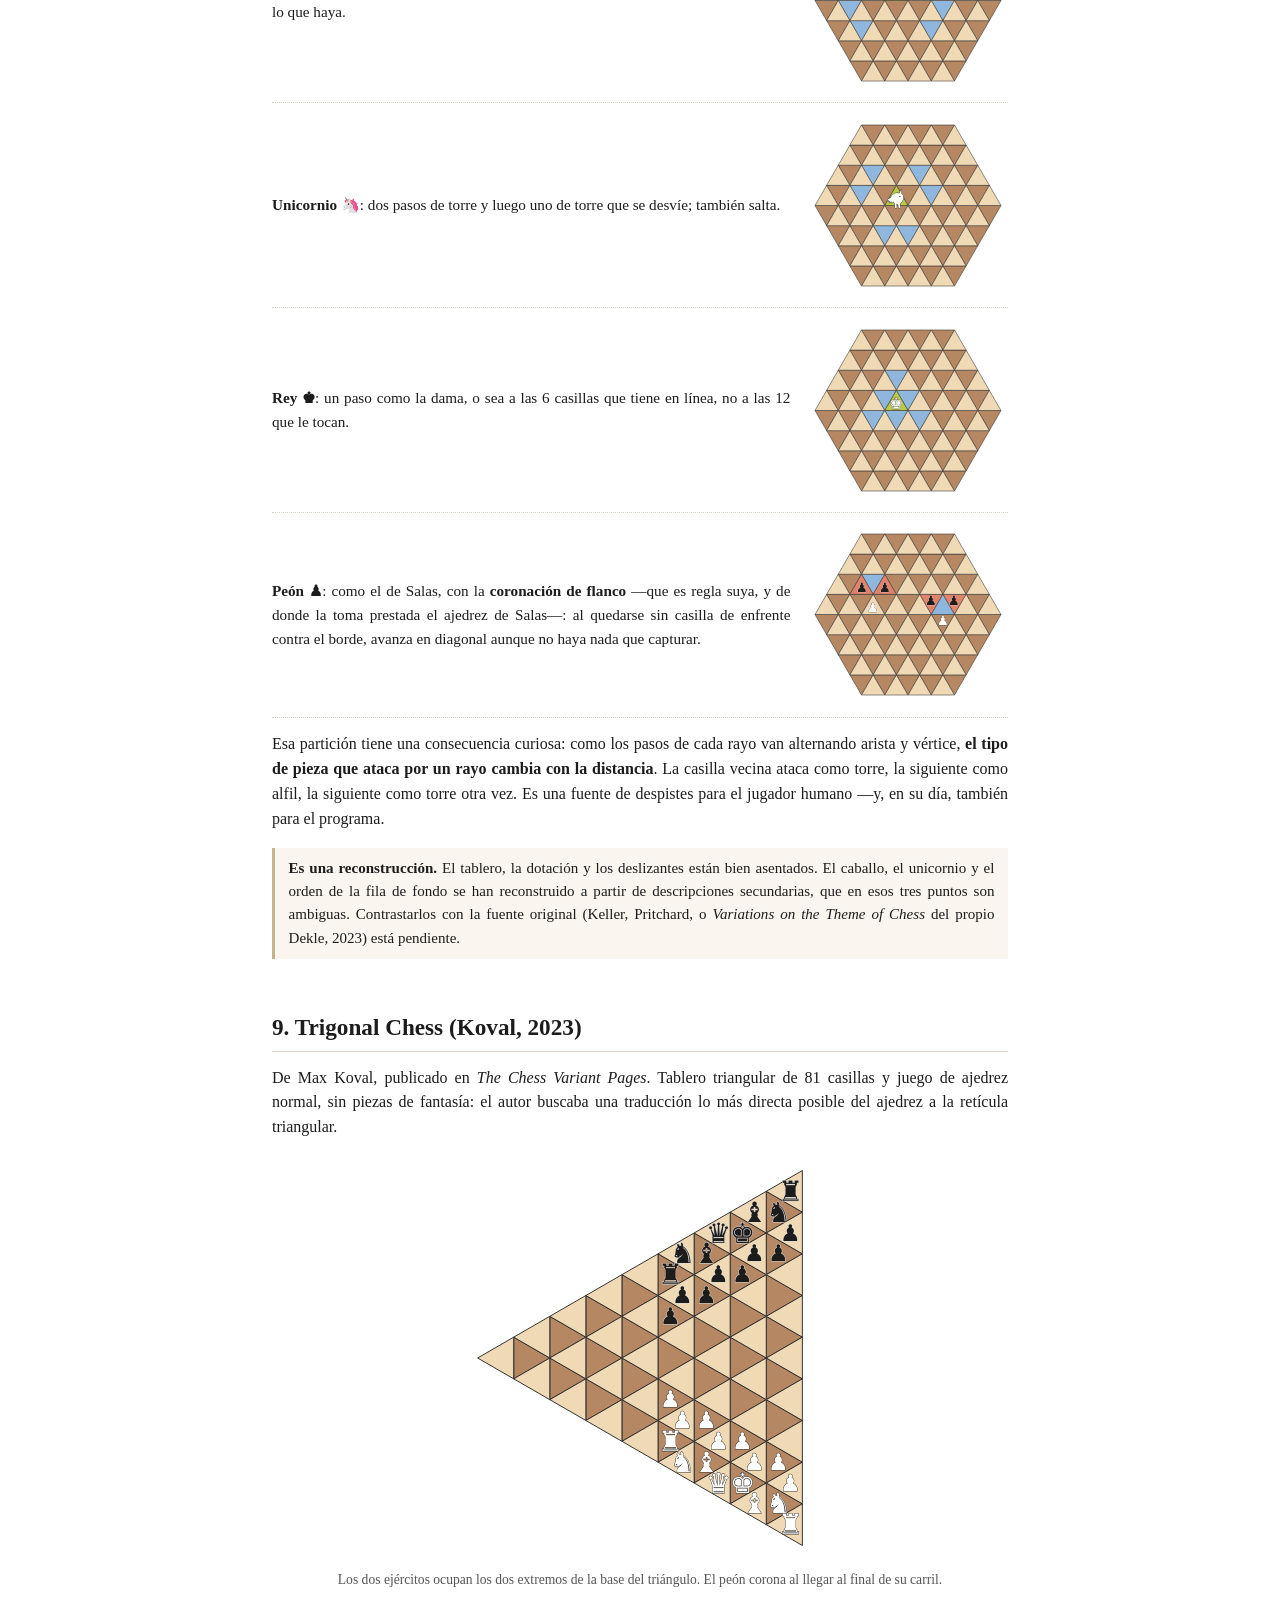
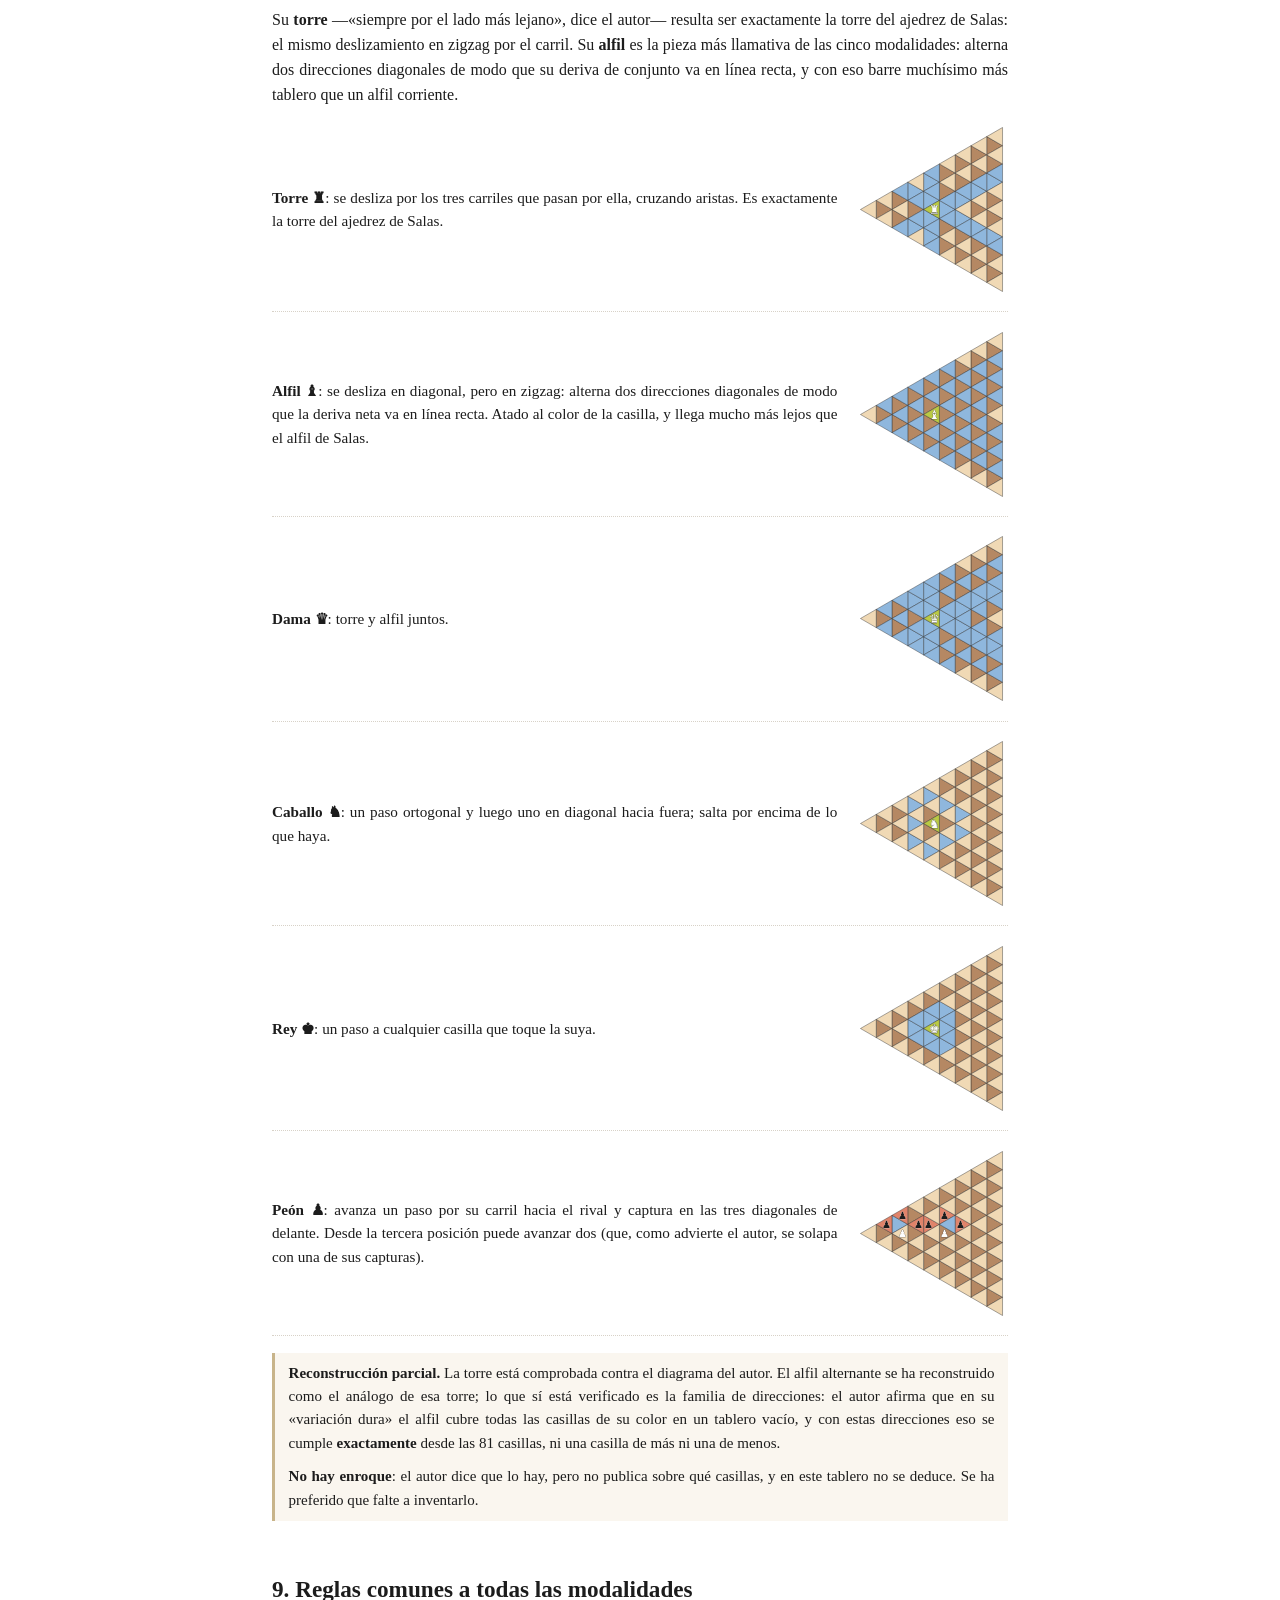
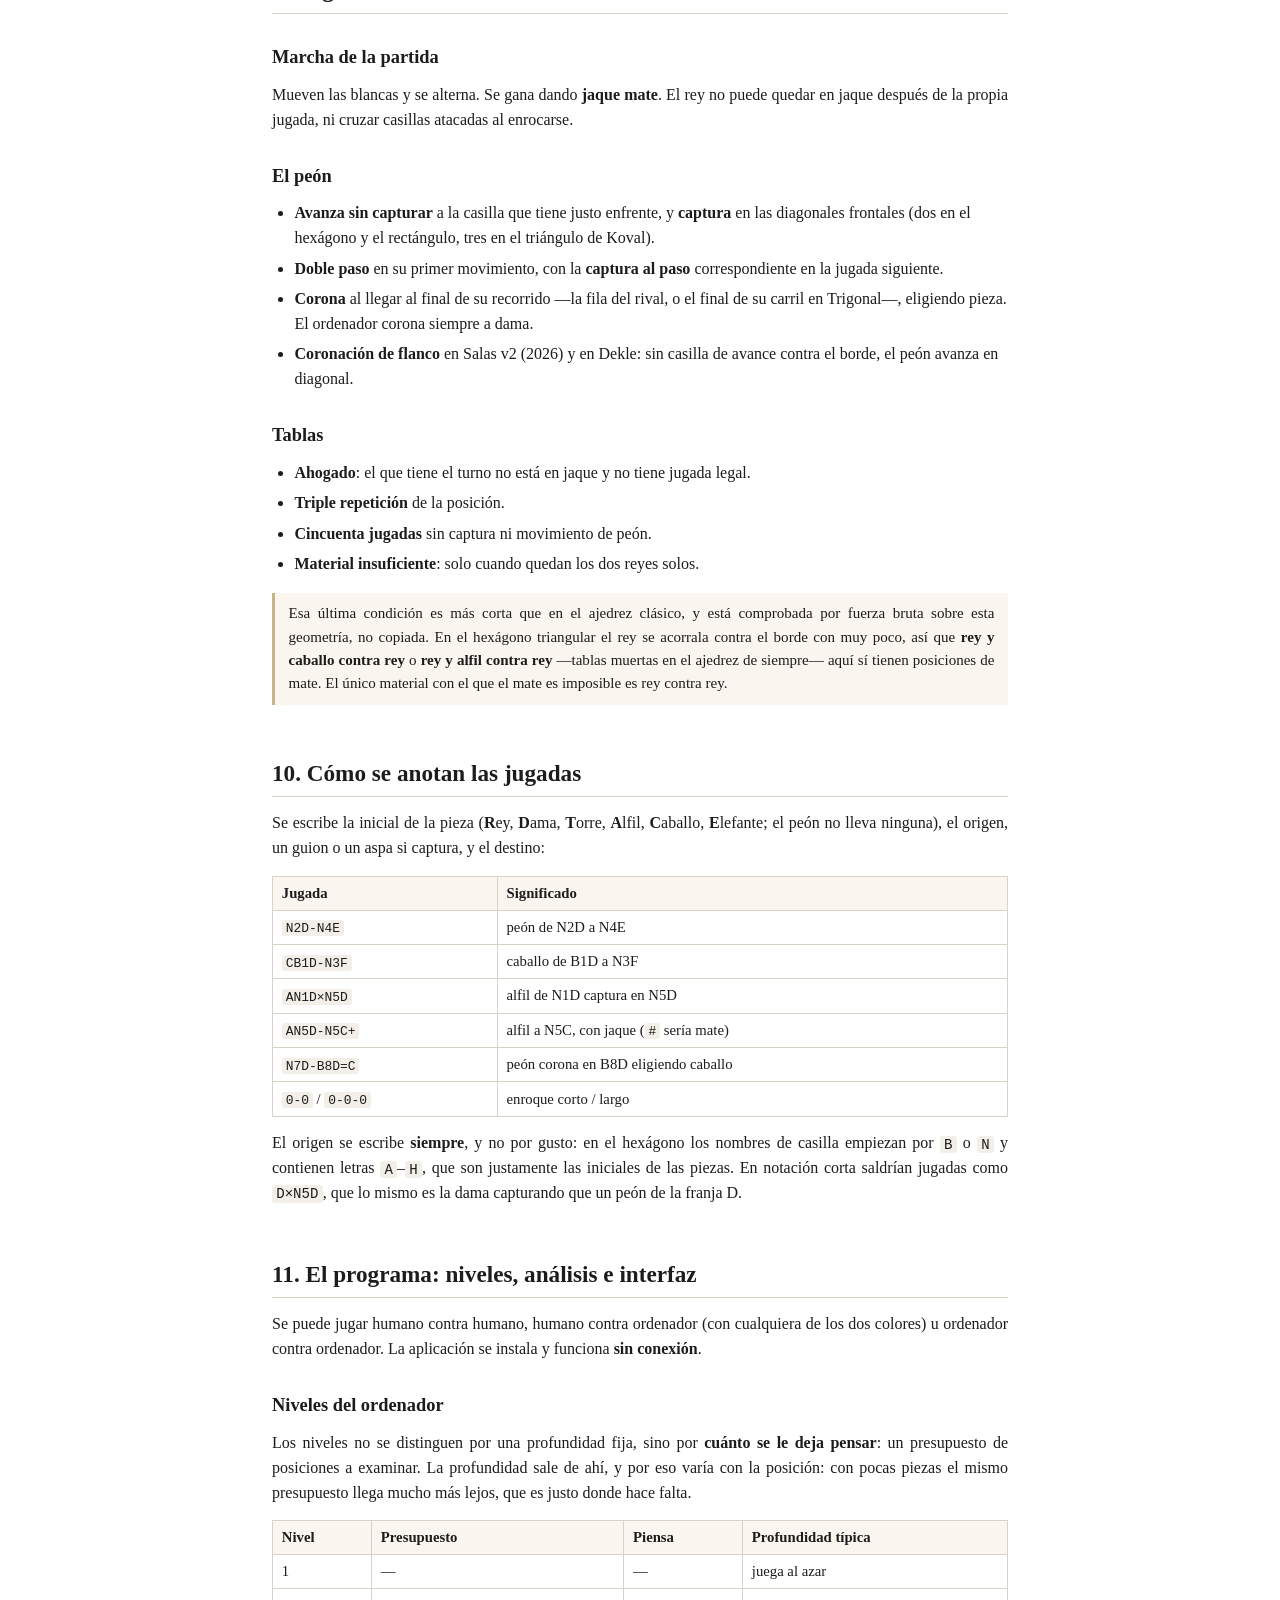
<file: docs/reglamento.html>
<!DOCTYPE html>
<!--
  reglamento.html — El juego y sus modalidades, para leer o para imprimir.

  Los diagramas NO están dibujados a mano: los genera el propio motor del juego,
  cargando geometry.js, variants.js y rules.js igual que hace la aplicación. Así
  que cualquier cambio de reglas se refleja aquí solo con volver a abrir la
  página, y un diagrama nunca puede contradecir al programa.

  Se abre directamente en el navegador (funciona desde file://). El PDF que hay
  al lado se rehace con:

    cd docs && "/Applications/Google Chrome.app/Contents/MacOS/Google Chrome" \
      --headless --disable-gpu --allow-file-access-from-files \
      --virtual-time-budget=10000 --no-pdf-header-footer \
      --print-to-pdf=reglamento.pdf "file://$PWD/reglamento.html"
-->
<html lang="es">
<head>
<meta charset="utf-8">
<title>Ajedrez Triangular — el juego y sus modalidades</title>
<style>
/* --- página ------------------------------------------------------------- */
@page { size: A4; margin: 18mm 16mm; }

:root {
    --tinta: #1c1c1c;
    --suave: #555;
    --linea: #d8d2c8;
    --fondo-caja: #faf6ef;
}

body {
    max-width: 46em;
    margin: 0 auto;
    padding: 2em 1.2em 4em;
    font: 16px/1.55 Georgia, "Times New Roman", serif;
    color: var(--tinta);
    background: #fff;
}

h1 { font-size: 2.1em; margin: 0 0 .1em; line-height: 1.15; }
h2 {
    font-size: 1.45em;
    margin: 2.2em 0 .6em;
    padding-bottom: .2em;
    border-bottom: 1px solid var(--linea);
}
h3 { font-size: 1.15em; margin: 1.6em 0 .4em; }
h4 { font-size: 1em; margin: 1.2em 0 .3em; }
p { margin: .7em 0; text-align: justify; }
ul, ol { margin: .7em 0; padding-left: 1.4em; }
li { margin: .35em 0; }
b { font-weight: bold; }
a { color: #6a4a1e; }

.subtitulo { font-size: 1.15em; color: var(--suave); margin: .2em 0 0; }
.creditos { color: var(--suave); font-size: .9em; margin-top: .8em; }

code, .cas {
    font-family: "SF Mono", Menlo, Consolas, monospace;
    font-size: .88em;
    background: #f2efe9;
    padding: .05em .3em;
    border-radius: 3px;
}

table { border-collapse: collapse; width: 100%; margin: 1em 0; font-size: .92em; }
th, td { border: 1px solid var(--linea); padding: .35em .6em; text-align: left; vertical-align: top; }
th { background: var(--fondo-caja); font-weight: bold; }

.nota {
    background: var(--fondo-caja);
    border-left: 3px solid #c8b48a;
    padding: .6em .9em;
    margin: 1.1em 0;
    font-size: .94em;
}
.nota p:first-child { margin-top: 0; }
.nota p:last-child { margin-bottom: 0; }

/* --- diagramas ---------------------------------------------------------- */
figure { margin: 1.1em 0; text-align: center; page-break-inside: avoid; }
figcaption { font-size: .85em; color: var(--suave); margin-top: .3em; }

/* El tamaño de cada tablero lo pone el script: los tres tienen proporciones
   muy distintas (el rectángulo de 1998 es más alto que ancho) y ajustarlo solo
   por el ancho dejaba unos diagramas enormes y otros diminutos. */
svg.tablero { max-width: 100%; height: auto; }

.cell { stroke: #2b2b2b; stroke-width: 1; }
.cell.light { fill: #f0d9b5; }
.cell.dark  { fill: #b58863; }
.cell.legal { fill: #8fb7dd; }
.cell.capture { fill: #e0836a; }
.cell.selected { fill: #baca44; }
.cell.mark { fill: #b9a3d9; }

.piece {
    text-anchor: middle;
    dominant-baseline: central;
    font-size: 30px;
    paint-order: stroke;
    stroke-width: 0.9;
}
.piece-w { fill: #fdfdfd; stroke: #333; }
.piece-b { fill: #1c1c1c; stroke: #ddd; }
.piece-P { font-size: 24px; }
.nombre { text-anchor: middle; dominant-baseline: central; font: 9px sans-serif; fill: #3a2f22; }

/* lista de piezas: texto a la izquierda, diagrama a la derecha */
ul.piezas { list-style: none; padding: 0; }
ul.piezas > li {
    display: flex;
    gap: 1.1em;
    align-items: center;
    margin: .9em 0;
    padding-bottom: .9em;
    border-bottom: 1px dotted var(--linea);
    page-break-inside: avoid;
}
ul.piezas > li > .texto { flex: 1; text-align: justify; font-size: .95em; }
ul.piezas > li > svg { flex: 0 0 auto; }

.leyenda { font-size: .85em; color: var(--suave); }
.dos-columnas { display: flex; gap: 1.2em; flex-wrap: wrap; justify-content: center; }
.dos-columnas figure { flex: 1 1 240px; margin: .6em 0; }

.indice { background: var(--fondo-caja); padding: .8em 1.4em; border-radius: 6px; }
.indice ol { margin: .3em 0; }

hr { border: 0; border-top: 1px solid var(--linea); margin: 2.4em 0; }

@media print {
    body { max-width: none; padding: 0; font-size: 11.5pt; }
    h2 { page-break-after: avoid; }
    h3, h4 { page-break-after: avoid; }
    figure, table, .nota { page-break-inside: avoid; }
    .salto { page-break-before: always; }
    a { color: inherit; text-decoration: none; }
}
</style>
</head>
<body>

<!-- Siluetas del elefante y el unicornio, las mismas que usa el juego. -->
<svg width="0" height="0" style="position:absolute" aria-hidden="true"><defs>
    <symbol id="piece-elephant" viewBox="0 0 24 24">
        <path fill-rule="evenodd" d="M14.03 3.08L12.75 3.2L10.9 3.89L9.05 4.24L8 5.05L5.34 4.93L4.06 5.86L2.5 7.66L2.5 19.01L4.76 20.8L5.45 20.69L6.21 20.05L6.79 19.47L6.79 18.78L6.27 18.26L5.92 18.26L5.22 18.95L4.59 18.55L4.59 14.61L8.23 11.65L8.58 13.04L10.09 13.16L10.55 12.93L14.2 9.74L14.2 3.25ZM8.41 20.63L8.7 20.92L11.59 20.92L11.88 20.52L12.23 17.85L12.75 16.98L16.81 16.87L17.79 18.31L17.97 20.46L19.24 20.92L21.21 20.92L21.5 20.63L21.38 9.86L16.69 5.51L14.95 5.4L14.66 5.69L14.66 9.62L10.67 13.27L10.32 13.51L8.7 13.51L8.41 13.8ZM4.62 8.62Q5.55 8.84 5.98 7.98Q5.05 7.76 4.62 8.62Z"/>
    </symbol>
    <symbol id="piece-unicorn" viewBox="0 0 24 24">
        <path fill-rule="evenodd" d="M17.4 2.1L15.1 6.4L12.9 5.9L10.2 6.5L7.6 8.3L6.1 10.8L3.1 12.6L2.6 13.7L4.4 13.4L3.5 15.1L5.6 14.2L5.1 16.2L6.9 14.6L7.4 16.6L8.6 14.9L10.1 16.1L10.6 21.6L12.4 21.6L12.1 16.9L13.9 18.1L14.4 21.6L16.2 21.6L15.7 17.4L17.9 15.2L19.4 11.6L19.1 8.4L17.2 6.6ZM15.6 8.9Q16.4 8.9 16.4 9.7Q16.4 10.5 15.6 10.5Q14.8 10.5 14.8 9.7Q14.8 8.9 15.6 8.9Z"/>
    </symbol>
</defs></svg>

<h1>Ajedrez Triangular</h1>
<p class="subtitulo">El juego y sus cinco modalidades</p>
<p class="creditos">
© 1998–2026 Juan Luis Salas García.
Ajedrez sobre tableros divididos en triángulos, jugable en el navegador en
<a href="https://salasgar.github.io/Ajedrez-triangular/">salasgar.github.io/Ajedrez-triangular</a>.
Este documento describe las reglas; los diagramas están dibujados por el propio
programa, así que muestran exactamente lo que hace el juego.
</p>

<div class="indice">
<b>Contenido</b>
<ol>
    <li>Qué es el ajedrez triangular</li>
    <li>La retícula y los tres tableros</li>
    <li>Las cinco modalidades de un vistazo</li>
    <li>Ajedrez triangular de Salas v2 (2026)</li>
    <li>Ajedrez triangular de Salas v3 (2026) — experimental</li>
    <li>Salas v1 (1998)</li>
    <li>Triangular Chess (Dekle, 1986)</li>
    <li>Trigonal Chess (Koval, 2023)</li>
    <li>Reglas comunes a todas las modalidades</li>
    <li>Cómo se anotan las jugadas</li>
    <li>El programa: niveles, análisis e interfaz</li>
</ol>
</div>

<h2>1. Qué es el ajedrez triangular</h2>

<p>
Es el ajedrez jugado sobre un tablero cuyas casillas son <b>triángulos
equiláteros</b> en vez de cuadrados. La mitad apuntan hacia arriba (▲, las
casillas claras) y la otra mitad hacia abajo (▽, las oscuras), encajadas unas
con otras como en un panal de triángulos.
</p>

<p>
Todo lo que uno espera del ajedrez sigue estando: dos bandos, un rey al que hay
que dar mate, peones que coronan, captura al paso, enroque, tablas por ahogado
o por repetición. Lo que cambia —y cambia mucho— es la <b>geometría</b>, y con
ella el movimiento de las piezas.
</p>

<p>
La diferencia de fondo es esta. Un cuadrado tiene cuatro casillas vecinas por
sus lados y ocho casillas que lo tocan; sus direcciones naturales son ocho, y de
ahí salen la torre (cuatro), el alfil (las otras cuatro) y la dama (las ocho).
Un triángulo, en cambio, tiene solo <b>tres vecinas por arista</b> —y las tres
apuntan al revés que él— pero <b>doce casillas que lo tocan</b>. Los números no
cuadran con los del ajedrez de siempre, así que las piezas no se pueden traducir:
hay que <b>reinventarlas</b>. Cada modalidad de las que siguen es una forma
distinta de hacerlo.
</p>

<p>
Hay además un detalle que no tiene equivalente en el tablero cuadrado: como los
triángulos <b>alternan orientación</b>, dos casillas contiguas no se comportan
igual. Un peón situado en un ▲ avanza atravesando un vértice; el mismo peón en
un ▽, cruzando una arista. Lo mismo vale para el rey y para los primeros pasos
de las piezas de línea. Es la fuente de casi todas las sorpresas del juego.
</p>

<h2>2. La retícula y los tres tableros</h2>

<p>
Todas las modalidades juegan sobre <b>la misma retícula triangular</b>: lo
único que las distingue en este punto es qué trozo de ella recortan.
</p>

<p>
Cada casilla se identifica con tres coordenadas de carril <span class="cas">(a, b, c)</span>.
Un <b>carril</b> es el recorrido que se hace pasando de un triángulo al de al
lado por una arista, de un borde del tablero al otro; por cada casilla pasan
tres carriles, uno por coordenada. La suma de las tres dice hacia dónde apunta
el triángulo: <span class="cas">a + b + c = 2</span> es un ▲ y
<span class="cas">a + b + c = 1</span> es un ▽.
</p>

<p>Con esas coordenadas, los tres tableros se describen en una línea cada uno:</p>

<table>
<tr><th>Tablero</th><th>Recorte</th><th>Casillas</th><th>Modalidades</th></tr>
<tr><td><b>Hexágono</b></td><td><span class="cas">−3 ≤ a, b, c ≤ 4</span></td><td>96</td><td>Salas v1, v2, v3, v4 (2026); Dekle 1986</td></tr>
<tr><td><b>Rectángulo 8×8</b></td><td>el hexágono sin sus dos picos laterales</td><td>64</td><td>Salas v1 (1998)</td></tr>
<tr><td><b>Triángulo</b></td><td><span class="cas">a, b, c ≥ −2</span></td><td>81</td><td>Trigonal (Koval 2023)</td></tr>
</table>

<p>
Que el triángulo salga de acotar las tres coordenadas por abajo, y que las 81
casillas de Koval aparezcan solas (45 ▲ + 36 ▽) al poner esa cota en −2, no es
un apaño: es la misma retícula mirada de otra manera.
</p>

<h3>El hexágono, y cómo se llaman sus casillas</h3>

<p>
Cada casilla lleva un nombre corto de tres caracteres, como <span class="cas">B1A</span> o
<span class="cas">N4H</span>:
</p>

<ul>
    <li>La inicial es el <b>color</b>: <span class="cas">B</span> si la casilla
        apunta hacia arriba (clara), <span class="cas">N</span> si apunta hacia
        abajo (oscura).</li>
    <li>El número es la <b>franja horizontal</b>, del 1 (abajo, lado de las
        blancas) al 8 (arriba).</li>
    <li>La letra es la franja que va de <b>abajo-derecha a arriba-izquierda</b>,
        de la <span class="cas">A</span> (la más a la izquierda) a la
        <span class="cas">H</span>.</li>
</ul>

<p>
Nombrar dos franjas y el color basta para identificar la casilla, porque la
tercera coordenada sale sola de la suma. La casilla más baja del tablero es
<span class="cas">B1A</span> y la más a la derecha, <span class="cas">N4H</span>.
</p>

<figure>
    <div data-diagrama="nombres" data-mod="salas"></div>
    <figcaption>El hexágono de 96 casillas con el nombre de cada una.</figcaption>
</figure>

<h3>El rectángulo y el triángulo</h3>

<p>
El <b>rectángulo de 1998</b> es el hexágono con los dos picos laterales
cortados: quedan sus ocho filas, recortadas todas a ocho casillas. Los bordes
izquierdo y derecho van en zigzag, porque la casilla del extremo de cada fila
apunta hacia arriba o hacia abajo alternándose. Sus casillas se llaman
<span class="cas">a1</span>…<span class="cas">h8</span>, como en el ajedrez de
siempre y sin letra de color: aquí columna y fila ya identifican una sola
casilla, porque dentro de una columna las filas van alternando ▲ y ▽.
</p>

<p>
El <b>triángulo de Koval</b> se numera por filas: de la <span class="cas">a</span>
(el vértice, una sola casilla) a la <span class="cas">i</span> (la base, 17
casillas), y dentro de cada fila las casillas se numeran de izquierda a derecha.
Salen nombres como <span class="cas">h2</span>, <span class="cas">d3</span> o
<span class="cas">i17</span>. Se dibuja girado un cuarto de vuelta respecto a la
retícula natural, tal como lo publicó su autor: el vértice a la izquierda y la
base vertical a la derecha.
</p>

<div class="dos-columnas">
    <figure>
        <div data-diagrama="nombres" data-mod="salas-1998" data-w="320" data-h="340"></div>
        <figcaption>Rectángulo 8×8 (Salas v1, 1998).</figcaption>
    </figure>
    <figure>
        <div data-diagrama="nombres" data-mod="trigonal" data-w="320" data-h="340"></div>
        <figcaption>Triángulo de 81 casillas (Koval).</figcaption>
    </figure>
</div>

<h2 class="salto">3. Las cinco modalidades de un vistazo</h2>

<p>
El juego trae cinco reglamentos completos. El selector <b>Modalidad</b> los
cambia enteros: el tablero, las piezas, la posición inicial y hasta los
parámetros con los que juega el ordenador. Por defecto sale el ajedrez
triangular de Salas de 2026.
</p>

<table>
<tr><th>Modalidad</th><th>Autor y año</th><th>Tablero</th><th>Piezas por bando</th><th>Rasgo propio</th></tr>
<tr>
    <td><b>Salas v2 (2026)</b></td><td>Juan Luis Salas García, 2026</td>
    <td>hexágono, 96</td><td>9 de fondo (con elefante) + 11 peones</td>
    <td>torre de carriles, alfil de color, elefante; coronación de flanco</td>
</tr>
<tr>
    <td><b>Salas v3 (2026)</b></td><td>Juan Luis Salas García, 2026</td>
    <td>hexágono, 96</td><td>igual</td>
    <td>dama con tres familias de rayos (experimental)</td>
</tr>
<tr>
    <td><b>Salas v1 (1998)</b></td><td>Juan Luis Salas García, 1998</td>
    <td>rectángulo 8×8, 64</td><td>el ejército del ajedrez, 16 piezas</td>
    <td>colocación y coordenadas del ajedrez de siempre</td>
</tr>
<tr>
    <td><b>Dekle 1986</b></td><td>George R. Dekle Sr., 1986</td>
    <td>hexágono, 96</td><td>9 de fondo (con unicornio) + 11 peones</td>
    <td>torre y alfil son las dos mitades de un mismo haz de rayos</td>
</tr>
<tr>
    <td><b>Trigonal</b></td><td>Max Koval, 2023</td>
    <td>triángulo, 81</td><td>el ejército del ajedrez, 16 piezas</td>
    <td>los dos bandos en los extremos de la base; alfil en zigzag</td>
</tr>
</table>

<p>
Las tres primeras son variantes del mismo juego, emparentadas entre sí; las dos
últimas son juegos ajenos, incluidos aquí porque comparten retícula y permiten
compararse con ellos. Las secciones que siguen describen cada una por separado.
</p>

<h2 class="salto">4. Ajedrez triangular de Salas v2 (2026)</h2>

<p>
La modalidad de casa, y la única con los valores del motor ajustados y
confirmados jugando partidas. Se juega en el hexágono de 96 casillas. Cada bando
tiene <b>nueve piezas de fondo y once peones</b>, que es justo lo que miden esas
dos filas del hexágono.
</p>

<figure>
    <div data-diagrama="inicio" data-mod="salas"></div>
    <figcaption>Posición inicial: torre, alfil, caballo, <b>rey</b>, elefante,
    <b>dama</b>, alfil, caballo y torre, con once peones delante. Rey contra rey
    y dama contra dama.</figcaption>
</figure>

<h3>Las piezas</h3>

<p>
En cada diagrama, la pieza está en el centro y en azul las casillas a las que
alcanza desde ahí con el tablero vacío.
</p>

<ul class="piezas" data-diagrama="piezas" data-mod="salas"></ul>

<p>
Merece la pena detenerse en dos de ellas. La <b>torre</b> se desliza por los tres
carriles que pasan por su casilla; como cada paso cruza una arista y las aristas
van alternando de orientación, su recorrido zigzaguea aunque la dirección de
conjunto sea recta. El <b>elefante</b>, en cambio, va derecho de verdad:
perpendicular a los lados del triángulo, alternando cruzar aristas y atravesar
vértices. Son dos maneras distintas de «ir recto» en esta retícula, y las dos
hacían falta.
</p>

<h3>El enroque</h3>

<p>
Como siempre: el rey y la torre no se han movido, no queda nada entre ellos, y
el rey ni está en jaque ni cruza casillas atacadas. Por el lado corto el rey se
desplaza <b>dos</b> casillas hacia la torre y esta salta al otro lado; por el
lado largo, <b>tres</b>.
</p>

<p>
Para enrocarse se selecciona el rey y se pulsa <b>la casilla de la torre
propia</b>. La razón es geométrica: en esta retícula el rey ya alcanza por sí
solo dos casillas a cada lado de su fila, así que señalar el destino del rey
sería ambiguo, mientras que «rey a su propia torre» no puede significar otra
cosa.
</p>

<h3>La coronación de flanco</h3>

<p>
En el hexágono, un peón que sube en línea recta se topa con el borde superior
izquierdo o el derecho <b>antes</b> de llegar a la fila de coronación. Medido
sobre la geometría: los dos peones de los extremos recorren
<span class="cas">N2A → B3A → N4B → B5B → N6C → B7C</span> y ahí se quedan para
siempre. Dos de los once peones de cada bando no podrían coronar nunca por sí
solos.
</p>

<p>
La solución —tomada de Dekle 1986, que se topó con el mismo problema en el mismo
tablero— es una regla de una línea: <b>cuando el peón se queda sin casilla de
avance, avanza en diagonal</b>, por su casilla de captura, haya o no pieza que
capturar.
</p>

<p>
Es una regla barata. Hay exactamente seis casillas por bando sin casilla de
avance, y <b>cada una tiene una sola casilla de captura</b>, así que la regla
añade un movimiento y nunca una elección. Con ella no queda ni una casilla del
tablero desde la que un peón no pueda coronar.
</p>

<figure>
    <div data-diagrama="flanco" data-mod="salas"></div>
    <figcaption>En morado, las seis casillas desde las que un peón blanco no
    tiene casilla de avance. La regla le hace avanzar en diagonal, encadenando
    de una morada a la siguiente hasta salir del borde (en azul, la última de
    cada cadena).</figcaption>
</figure>

<h2>5. Ajedrez triangular de Salas v3 (2026) — experimental</h2>

<p>
El mismo tablero de Salas v2, pero con una dama que combina las tres familias de rayos: la torre de carriles, el alfil de color y el elefante. A cambio, el valor aumenta a 1380 centipeones.
</p>

<p>
El rey vuelve a ser (exactamente) la dama a un solo paso, que en esta retícula coincide exactamente con las 12 casillas vecinas.
</p>

<h2>6. Salas v2 (2026), sin coronación de flanco</h2>

<p>
El reglamento de 2026 tal como se publicó, antes de adoptar la coronación de
flanco. Tablero, piezas y posición inicial son <b>idénticos</b> a los de la v2;
lo único que cambia es el peón:
</p>

<div class="nota">
<p>
Aquí los dos peones de los extremos <b>no pueden coronar</b>: llegan a la
penúltima fila pegados al borde y se quedan ahí para siempre, salvo que puedan
capturar y cambiar así de diagonal.
</p>
</div>

<p>
Se conserva como modalidad aparte para poder comparar las dos con partidas
reales, y para quien prefiera el reglamento original.
</p>

<h2 class="salto">7. Salas v1 (1998)</h2>

<p>
La primera versión, de 1998, y el antepasado directo de las de 2026: <b>mismo
alfil, mismo caballo y mismo peón</b>, pero sobre un tablero de 8×8 y con el
ejército del ajedrez de siempre.
</p>

<figure>
    <div data-diagrama="inicio" data-mod="salas-1998"></div>
    <figcaption>Posición inicial: torre, caballo, alfil, <b>rey</b>,
    <b>dama</b>, alfil, caballo y torre. Ojo: el rey va a la izquierda de la
    dama, al revés que en el ajedrez moderno, y está así a propósito.</figcaption>
</figure>

<p>
Lo que cambió de 1998 a 2026 fueron las piezas de línea:
</p>

<table>
<tr><th>1998</th><th>2026</th></tr>
<tr>
    <td><b>Torre</b>: seis rayos perpendiculares a los lados, alternando aristas y vértices</td>
    <td>esa misma pieza, rebautizada <b>elefante</b>; la torre pasó a ser la de los tres carriles</td>
</tr>
<tr>
    <td><b>Dama</b>: alfil + torre de 1998</td>
    <td>ya no lleva alfil: es <b>torre nueva + elefante</b></td>
</tr>
<tr>
    <td><b>Rey</b>: la dama, a un solo paso</td>
    <td>igual (un paso a cualquier casilla que toque la suya)</td>
</tr>
</table>

<p>
Que el rey salga igual en las dos versiones no es una coincidencia buscada: los
seis primeros pasos del alfil y los seis del elefante son <b>disjuntos</b> y
suman exactamente las doce casillas que tocan a la suya, de modo que «la dama de
1998 a un paso» y «un paso a cualquier vecina» resultan ser la misma pieza.
</p>

<ul class="piezas" data-diagrama="piezas" data-mod="salas-1998"></ul>

<p>
Hay <b>enroque</b> tradicional: el rey se aparta dos casillas hacia la torre y
esta salta al otro lado (<span class="cas">d1→b1</span> con
<span class="cas">a1→c1</span>, o <span class="cas">d1→f1</span> con
<span class="cas">h1→e1</span>). Y aquí <b>no hace falta la coronación de
flanco</b>: al recortar el hexágono a un rectángulo, las ocho columnas llegan
enteras de la fila 1 a la 8, así que ningún peón se queda nunca sin casilla de
avance.
</p>

<h2 class="salto">8. Triangular Chess (Dekle, 1986)</h2>

<p>
De George R. Dekle Sr., publicado en <i>World Game Review</i> nº 10 y recogido
en la <i>Encyclopedia of Chess Variants</i> de Pritchard (1994). Es el juego más
antiguo de los cinco y el que aportó la regla de coronación de flanco.
</p>

<p>
Su tablero es <b>el mismo hexágono de 96 casillas</b> que el de Salas, y su
dotación —juego completo más tres peones y un unicornio— da nueve piezas de
fondo y once peones, que es justo lo que miden esas dos filas.
</p>

<figure>
    <div data-diagrama="inicio" data-mod="dekle"></div>
    <figcaption>Posición inicial de Dekle: como la de Salas, pero con
    <b>unicornio</b> donde aquella lleva elefante.</figcaption>
</figure>

<p>
Sus deslizantes son el elefante de Salas <b>partido en dos</b>: la torre son los
tres rayos que arrancan cruzando una arista, el alfil los tres que arrancan por
un vértice, y la dama los seis juntos. Su alfil, por tanto, no está atado al
color de la casilla, a diferencia del de Salas.
</p>

<ul class="piezas" data-diagrama="piezas" data-mod="dekle"></ul>

<p>
Esa partición tiene una consecuencia curiosa: como los pasos de cada rayo van
alternando arista y vértice, <b>el tipo de pieza que ataca por un rayo cambia
con la distancia</b>. La casilla vecina ataca como torre, la siguiente como
alfil, la siguiente como torre otra vez. Es una fuente de despistes para el
jugador humano —y, en su día, también para el programa.
</p>

<div class="nota">
<p>
<b>Es una reconstrucción.</b> El tablero, la dotación y los deslizantes están
bien asentados. El caballo, el unicornio y el orden de la fila de fondo se han
reconstruido a partir de descripciones secundarias, que en esos tres puntos son
ambiguas. Contrastarlos con la fuente original (Keller, Pritchard, o
<i>Variations on the Theme of Chess</i> del propio Dekle, 2023) está pendiente.
</p>
</div>

<h2 class="salto">9. Trigonal Chess (Koval, 2023)</h2>

<p>
De Max Koval, publicado en <i>The Chess Variant Pages</i>. Tablero triangular de
81 casillas y juego de ajedrez normal, sin piezas de fantasía: el autor buscaba
una traducción lo más directa posible del ajedrez a la retícula triangular.
</p>

<figure>
    <div data-diagrama="inicio" data-mod="trigonal"></div>
    <figcaption>Los dos ejércitos ocupan los dos extremos de la base del
    triángulo. El peón corona al llegar al final de su carril.</figcaption>
</figure>

<p>
Su <b>torre</b> —«siempre por el lado más lejano», dice el autor— resulta ser
exactamente la torre del ajedrez de Salas: el mismo deslizamiento en zigzag por
el carril. Su <b>alfil</b> es la pieza más llamativa de las cinco modalidades:
alterna dos direcciones diagonales de modo que su deriva de conjunto va en línea
recta, y con eso barre muchísimo más tablero que un alfil corriente.
</p>

<ul class="piezas" data-diagrama="piezas" data-mod="trigonal"></ul>

<div class="nota">
<p>
<b>Reconstrucción parcial.</b> La torre está comprobada contra el diagrama del
autor. El alfil alternante se ha reconstruido como el análogo de esa torre; lo
que sí está verificado es la familia de direcciones: el autor afirma que en su
«variación dura» el alfil cubre todas las casillas de su color en un tablero
vacío, y con estas direcciones eso se cumple <b>exactamente</b> desde las 81
casillas, ni una casilla de más ni una de menos.
</p>
<p>
<b>No hay enroque</b>: el autor dice que lo hay, pero no publica sobre qué
casillas, y en este tablero no se deduce. Se ha preferido que falte a
inventarlo.
</p>
</div>

<h2 class="salto">9. Reglas comunes a todas las modalidades</h2>

<h3>Marcha de la partida</h3>
<p>
Mueven las blancas y se alterna. Se gana dando <b>jaque mate</b>. El rey no
puede quedar en jaque después de la propia jugada, ni cruzar casillas atacadas
al enrocarse.
</p>

<h3>El peón</h3>
<ul>
    <li><b>Avanza sin capturar</b> a la casilla que tiene justo enfrente, y
        <b>captura</b> en las diagonales frontales (dos en el hexágono y el
        rectángulo, tres en el triángulo de Koval).</li>
    <li><b>Doble paso</b> en su primer movimiento, con la <b>captura al paso</b>
        correspondiente en la jugada siguiente.</li>
    <li><b>Corona</b> al llegar al final de su recorrido —la fila del rival, o
        el final de su carril en Trigonal—, eligiendo pieza. El ordenador corona
        siempre a dama.</li>
    <li><b>Coronación de flanco</b> en Salas v2 (2026) y en Dekle: sin casilla de
        avance contra el borde, el peón avanza en diagonal.</li>
</ul>

<h3>Tablas</h3>
<ul>
    <li><b>Ahogado</b>: el que tiene el turno no está en jaque y no tiene
        jugada legal.</li>
    <li><b>Triple repetición</b> de la posición.</li>
    <li><b>Cincuenta jugadas</b> sin captura ni movimiento de peón.</li>
    <li><b>Material insuficiente</b>: solo cuando quedan los dos reyes solos.</li>
</ul>

<div class="nota">
<p>
Esa última condición es más corta que en el ajedrez clásico, y está comprobada
por fuerza bruta sobre esta geometría, no copiada. En el hexágono triangular el
rey se acorrala contra el borde con muy poco, así que <b>rey y caballo contra
rey</b> o <b>rey y alfil contra rey</b> —tablas muertas en el ajedrez de
siempre— aquí sí tienen posiciones de mate. El único material con el que el mate
es imposible es rey contra rey.
</p>
</div>

<h2>10. Cómo se anotan las jugadas</h2>

<p>
Se escribe la inicial de la pieza (<b>R</b>ey, <b>D</b>ama, <b>T</b>orre,
<b>A</b>lfil, <b>C</b>aballo, <b>E</b>lefante; el peón no lleva ninguna), el
origen, un guion o un aspa si captura, y el destino:
</p>

<table>
<tr><th>Jugada</th><th>Significado</th></tr>
<tr><td><span class="cas">N2D-N4E</span></td><td>peón de N2D a N4E</td></tr>
<tr><td><span class="cas">CB1D-N3F</span></td><td>caballo de B1D a N3F</td></tr>
<tr><td><span class="cas">AN1D×N5D</span></td><td>alfil de N1D captura en N5D</td></tr>
<tr><td><span class="cas">AN5D-N5C+</span></td><td>alfil a N5C, con jaque (<span class="cas">#</span> sería mate)</td></tr>
<tr><td><span class="cas">N7D-B8D=C</span></td><td>peón corona en B8D eligiendo caballo</td></tr>
<tr><td><span class="cas">0-0</span> / <span class="cas">0-0-0</span></td><td>enroque corto / largo</td></tr>
</table>

<p>
El origen se escribe <b>siempre</b>, y no por gusto: en el hexágono los nombres
de casilla empiezan por <span class="cas">B</span> o <span class="cas">N</span>
y contienen letras <span class="cas">A</span>–<span class="cas">H</span>, que son
justamente las iniciales de las piezas. En notación corta saldrían jugadas como
<span class="cas">D×N5D</span>, que lo mismo es la dama capturando que un peón de
la franja D.
</p>

<h2>11. El programa: niveles, análisis e interfaz</h2>

<p>
Se puede jugar humano contra humano, humano contra ordenador (con cualquiera de
los dos colores) u ordenador contra ordenador. La aplicación se instala y
funciona <b>sin conexión</b>.
</p>

<h3>Niveles del ordenador</h3>

<p>
Los niveles no se distinguen por una profundidad fija, sino por <b>cuánto se le
deja pensar</b>: un presupuesto de posiciones a examinar. La profundidad sale de
ahí, y por eso varía con la posición: con pocas piezas el mismo presupuesto
llega mucho más lejos, que es justo donde hace falta.
</p>

<table>
<tr><th>Nivel</th><th>Presupuesto</th><th>Piensa</th><th>Profundidad típica</th></tr>
<tr><td>1</td><td>—</td><td>—</td><td>juega al azar</td></tr>
<tr><td>2</td><td>300 nodos + azar</td><td>5 ms</td><td>1</td></tr>
<tr><td>3</td><td>5.000 nodos + azar</td><td>35 ms</td><td>2</td></tr>
<tr><td>4</td><td>4.500 nodos</td><td>32 ms</td><td>2</td></tr>
<tr><td>5</td><td>16.000 nodos</td><td>86 ms</td><td>3</td></tr>
<tr><td>6</td><td>60.000 nodos</td><td>346 ms</td><td>4</td></tr>
<tr><td>7</td><td>220.000 nodos</td><td>1,1 s</td><td>5</td></tr>
<tr><td>8</td><td>800.000 nodos</td><td>4,5 s</td><td>6</td></tr>
</table>

<p>
Los niveles 2 y 3 llevan además un punto de azar: no siempre juegan lo mejor que
ven, y a veces se equivocan de verdad. Sin eso, un motor que revisa las capturas
antes de decidir no cuelga piezas ni pensando poquísimo, y el principiante se
queda sin rival asequible. Del 4 en adelante juegan siempre lo mejor que ven, y
son más flojos solo porque miran menos lejos.
</p>

<div class="nota">
<p>
La escalera de niveles es la misma en todas las modalidades, pero los valores de
las piezas <b>solo están ajustados para el ajedrez de Salas de 2026</b>. En
Salas v1 (1998), Dekle y Trigonal el motor juega <b>correctamente</b> —la generación
de jugadas está verificada—, pero todavía no se puede decir que juegue
<b>bien</b>.
</p>
</div>

<h3>Análisis e interfaz</h3>

<ul>
    <li>Navegación por el historial: inicio, deshacer, rehacer, final y
        reproducción automática hacia delante o hacia atrás.</li>
    <li>Voltear el tablero, piezas capturadas, contador de jugadas y tiempo
        consumido por cada bando (no es un control de tiempo: nadie pierde por
        tiempo).</li>
    <li>Guardar y cargar partidas en el navegador, marcarlas como favoritas, y
        exportarlas o importarlas como archivo.</li>
    <li><b>Panel de análisis</b>: las jugadas puntuadas de mejor a peor, la
        jugada que eligió el ordenador con sus alternativas, y la posibilidad de
        forzar la próxima jugada. Con el análisis guardado aparecen también la
        gráfica de evaluación de la partida y las marcas
        <b>?!</b>, <b>?</b> y <b>??</b>.</li>
    <li><b>Accesibilidad</b>: el tablero es una sola parada de tabulador, se
        recorre con las flechas, y cada casilla se anuncia con su nombre y lo que
        tiene encima.</li>
</ul>

<hr>

<p class="creditos">
Ajedrez Triangular — juego, reglamento y programa © 1998–2026 Juan Luis Salas
García (el programa, con licencia MIT). Las modalidades Triangular Chess (George
R. Dekle Sr., 1986) y Trigonal Chess (Max Koval, 2023) son obra de sus
respectivos autores, a quienes pertenecen sus reglas, y se incluyen como
reconstrucciones. Los diagramas de este documento los genera el propio motor del
juego.
</p>

<!-- El juego, tal cual: los diagramas salen del mismo código que dibuja el
     tablero en la aplicación, así que no pueden desincronizarse de las reglas. -->
<script src="../geometry.js"></script>
<script src="../variants.js"></script>
<script src="../rules.js"></script>
<script>
'use strict';

const SVG_NS = 'http://www.w3.org/2000/svg';

function el(tag, attrs) {
    const n = document.createElementNS(SVG_NS, tag);
    for (const k in attrs) n.setAttribute(k, attrs[k]);
    return n;
}

// El elefante y el unicornio se dibujan con su silueta; el resto, con el
// carácter tipográfico correspondiente.
function pieceNode(type, color, cx, cy, escala) {
    const cls = 'piece piece-' + color + ' piece-' + type;
    if (type === 'E' || type === 'U') {
        const lado = (type === 'E' ? 30 : 30) * escala;
        const svg = el('svg', {
            x: cx - lado / 2, y: cy - lado / 2, width: lado, height: lado,
            viewBox: '0 0 24 24', class: cls,
        });
        svg.appendChild(el('use', {
            href: type === 'E' ? '#piece-elephant' : '#piece-unicorn',
        }));
        return svg;
    }
    const t = el('text', { x: cx, y: cy, class: cls });
    if (escala !== 1) t.setAttribute('font-size', (type === 'P' ? 24 : 30) * escala);
    t.textContent = GLYPH[type];
    return t;
}

// Un tablero de la modalidad activa.
//   piezas   [[key, tipo, color], …]
//   azul     casillas resaltadas (a dónde llega la pieza)
//   rojo     casillas de captura del peón
//   morado   casillas señaladas por otro motivo
//   nombres  escribir el nombre de cada casilla
//   maxW/maxH  caja en la que el tablero tiene que caber, en píxeles: el
//              dibujo se escala para entrar entera en ella sin deformarse
function boardSvg({ piezas = [], azul, rojo, morado, nombres = false,
                    maxW = 200, maxH = 175, escala = 1 } = {}) {
    const k = Math.min(maxW / BBOX.w, maxH / BBOX.h);
    const svg = el('svg', {
        viewBox: `${BBOX.x} ${BBOX.y} ${BBOX.w} ${BBOX.h}`,
        width: Math.round(BBOX.w * k), height: Math.round(BBOX.h * k),
        class: 'tablero',
    });
    const propias = new Set(piezas.filter(p => p[2] === 'w').map(p => p[0]));
    for (const cell of CELLS) {
        const poly = el('polygon', { points: cell.pts.map(p => p.join(',')).join(' ') });
        poly.classList.add('cell', cell.up ? 'light' : 'dark');
        if (!nombres && piezas.length === 1 && propias.has(cell.key)) poly.classList.add('selected');
        if (azul && azul.has(cell.key)) poly.classList.add('legal');
        if (rojo && rojo.has(cell.key)) poly.classList.add('capture');
        if (morado && morado.has(cell.key)) poly.classList.add('mark');
        svg.appendChild(poly);
    }
    if (nombres) {
        for (const cell of CELLS) {
            // el nombre baja un poco en los ▽, donde el centro geométrico
            // queda alto respecto al hueco visible del triángulo
            const t = el('text', {
                x: cell.cx, y: cell.cy + (cell.up ? 3 : -3), class: 'nombre',
            });
            t.textContent = cellName(cell);
            svg.appendChild(t);
        }
    }
    for (const [key, type, color] of piezas) {
        const cell = CELL_MAP.get(key);
        svg.appendChild(pieceNode(type, color, cell.cx, cell.cy, escala));
    }
    return svg;
}

// La casilla de la orientación pedida más cercana al centro del tablero.
function centralCell(up, dx = 0) {
    const cx = BBOX.x + BBOX.w / 2 + dx * BBOX.w, cy = BBOX.y + BBOX.h / 2;
    let mejor = null, d = Infinity;
    for (const cell of CELLS) {
        if (cell.up !== up) continue;
        const dist = Math.hypot(cell.cx - cx, cell.cy - cy);
        if (dist < d) { d = dist; mejor = cell; }
    }
    return mejor;
}

function posicionInicial() {
    newGame();
    return [...game.board].map(([key, p]) => [key, p.type, p.color]);
}

// Lista de piezas de la modalidad, con el diagrama de cada una al lado. Los
// textos son los mismos que enseña el juego en su panel de reglas.
function listaPiezas(ul) {
    const c = centralCell(true);
    for (const [type, texto] of V.help) {
        const li = document.createElement('li');
        const div = document.createElement('div');
        div.className = 'texto';
        div.innerHTML = texto;
        li.appendChild(div);
        if (type === 'P') {
            // Uno de cada orientación, con peones negros en sus capturas, para
            // que se vea que el avance depende de hacia dónde apunta el triángulo.
            const pUp = centralCell(true, -0.15), pDown = centralCell(false, 0.15);
            const azul = new Set([...pUp.pawnPush.w, ...pDown.pawnPush.w].map(t => t.key));
            const rojo = new Set([...pUp.pawnCap.w, ...pDown.pawnCap.w].map(t => t.key));
            const piezas = [[pUp.key, 'P', 'w'], [pDown.key, 'P', 'w']];
            for (const key of rojo) piezas.push([key, 'P', 'b']);
            li.appendChild(boardSvg({ piezas, azul, rojo, escala: 1.45 }));
        } else {
            const rays = c.rays[type], leaps = c.leaps[type];
            const destinos = rays ? rays.flat().map(t => t.key) : leaps.map(t => t.key);
            li.appendChild(boardSvg({
                piezas: [[c.key, type, 'w']], azul: new Set(destinos), escala: 1.45,
            }));
        }
        ul.appendChild(li);
    }
}

// Casillas desde las que un peón blanco no tiene casilla de avance, y las
// diagonales por las que la coronación de flanco le deja seguir.
function diagramaFlanco() {
    const sin = CELLS.filter(c => c.pawnAdv.w.length === 0 && c.b < N);
    const morado = new Set(sin.map(c => c.key));
    const azul = new Set();
    for (const c of sin) for (const t of c.pawnPush.w) azul.add(t.key);
    return boardSvg({
        piezas: sin.map(c => [c.key, 'P', 'w']), azul, morado,
        maxW: 420, maxH: 380,
    });
}

for (const nodo of document.querySelectorAll('[data-diagrama]')) {
    setVariant(nodo.dataset.mod);
    // los diagramas que van de dos en dos piden su propia caja, más pequeña
    const maxW = Number(nodo.dataset.w) || 460, maxH = Number(nodo.dataset.h) || 400;
    switch (nodo.dataset.diagrama) {
        case 'inicio':
            nodo.appendChild(boardSvg({ piezas: posicionInicial(), maxW, maxH }));
            break;
        case 'nombres':
            nodo.appendChild(boardSvg({ nombres: true, maxW, maxH }));
            break;
        case 'piezas':
            listaPiezas(nodo);
            break;
        case 'flanco':
            nodo.appendChild(diagramaFlanco());
            break;
    }
}
</script>
</body>
</html>
</file>
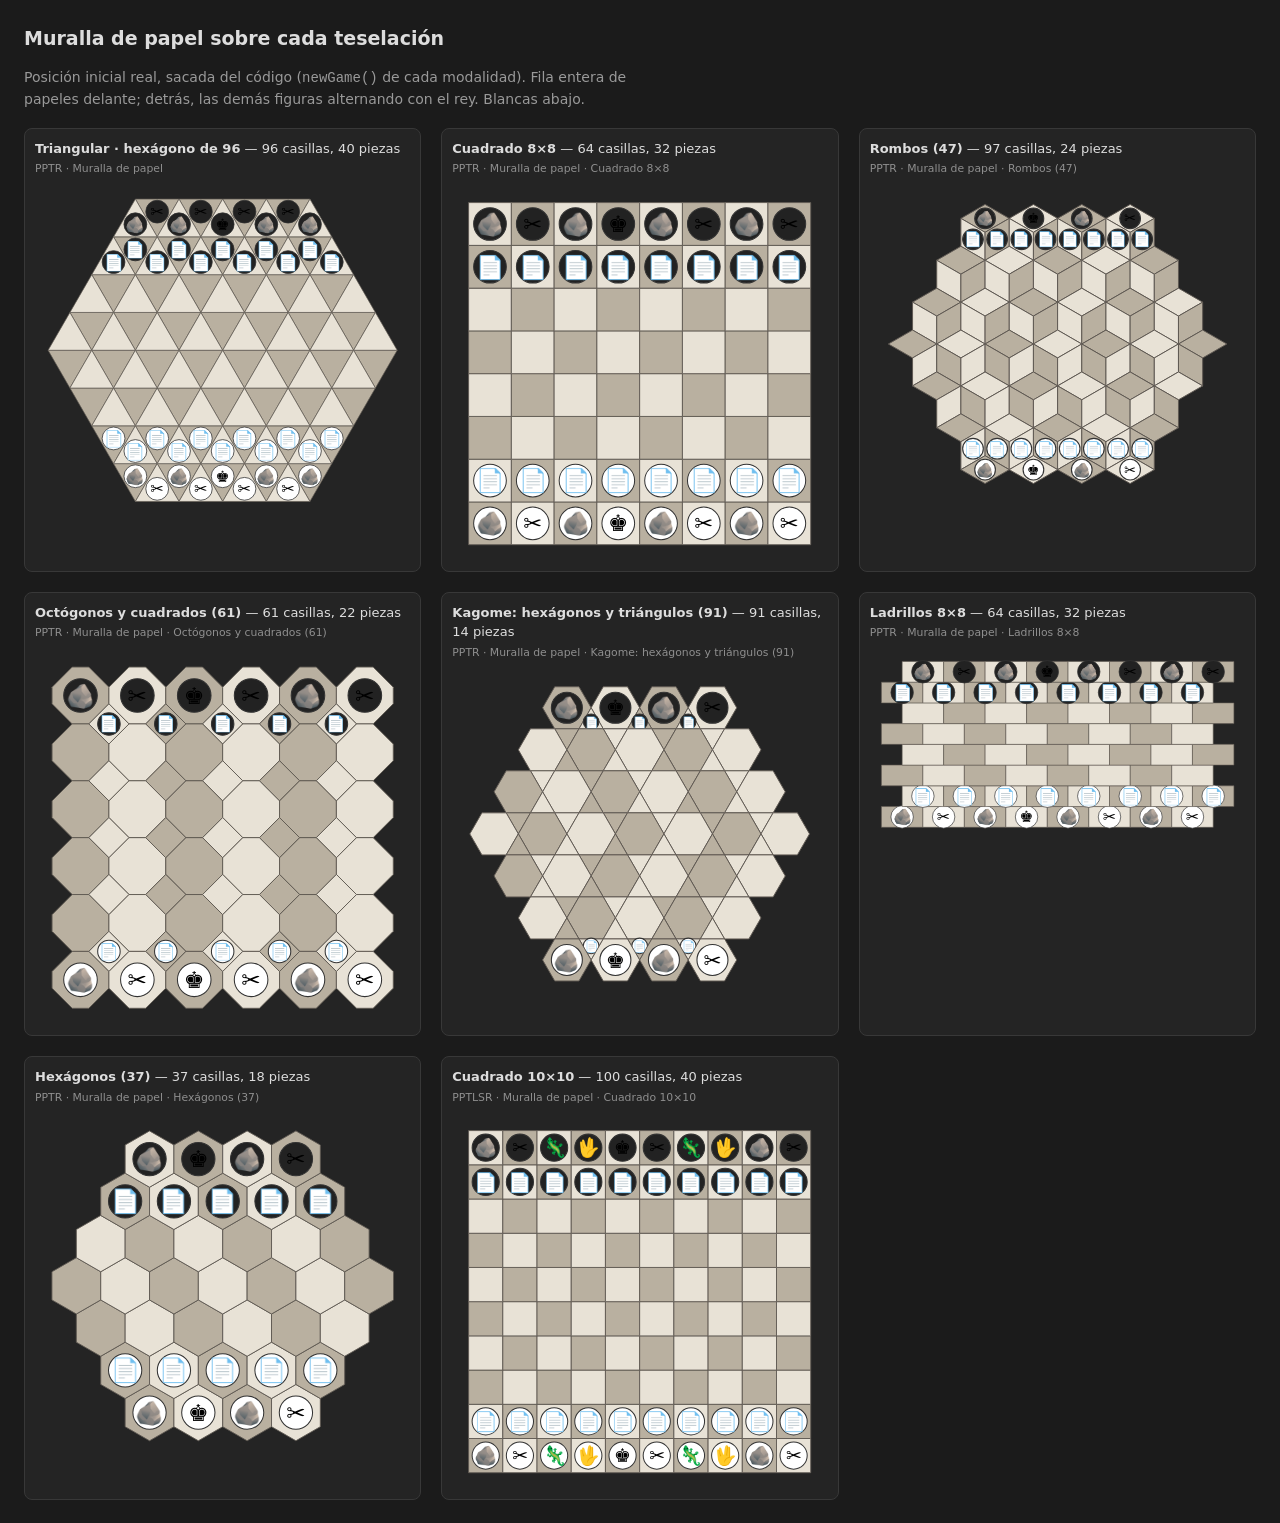
<file: entrenamiento/teselaciones-lamina-2026-08-27.html>
<!doctype html><meta charset="utf-8"><title>Teselaciones PPT</title>
<style>
 body{font:14px/1.5 system-ui,sans-serif;background:#1b1b1b;color:#ddd;margin:24px}
 h1{font-size:19px} p{color:#999;max-width:70ch}
 .rej{display:grid;grid-template-columns:repeat(auto-fill,minmax(300px,1fr));gap:20px;margin-top:18px}
 figure{margin:0;background:#242424;border:1px solid #383838;border-radius:8px;padding:10px}
 figcaption{margin-bottom:8px;font-size:13px} small{color:#8f8f8f}
 svg{width:100%;height:auto;display:block}
</style>
<h1>Muralla de papel sobre cada teselación</h1>
<p>Posición inicial real, sacada del código (<code>newGame()</code> de cada modalidad). Fila entera de papeles delante; detrás, las demás figuras alternando con el rey. Blancas abajo.</p>
<div class="rej"><figure><figcaption><b>Triangular · hexágono de 96</b> — 96 casillas, 40 piezas<br><small>PPTR · Muralla de papel</small></figcaption>
<svg viewBox="-189.2 -165.6 378.4 331.2"><polygon points="-132.00,0.00 -154.00,38.11 -176.00,0.00" fill="#b9b0a0" stroke="#5f5952" stroke-width="0.7"/>
<polygon points="-110.00,-38.11 -132.00,0.00 -154.00,-38.11" fill="#b9b0a0" stroke="#5f5952" stroke-width="0.7"/>
<polygon points="-176.00,0.00 -154.00,-38.11 -132.00,0.00" fill="#e8e2d6" stroke="#5f5952" stroke-width="0.7"/>
<polygon points="-88.00,-76.21 -110.00,-38.11 -132.00,-76.21" fill="#b9b0a0" stroke="#5f5952" stroke-width="0.7"/>
<polygon points="-154.00,-38.11 -132.00,-76.21 -110.00,-38.11" fill="#e8e2d6" stroke="#5f5952" stroke-width="0.7"/>
<polygon points="-66.00,-114.32 -88.00,-76.21 -110.00,-114.32" fill="#b9b0a0" stroke="#5f5952" stroke-width="0.7"/><circle cx="-88.00" cy="-101.61" r="11.5" fill="#222" stroke="#333" stroke-width="0.8"/><text x="-88.00" y="-96.04" font-size="15.924495556725162" text-anchor="middle">📄</text>
<polygon points="-132.00,-76.21 -110.00,-114.32 -88.00,-76.21" fill="#e8e2d6" stroke="#5f5952" stroke-width="0.7"/><circle cx="-110.00" cy="-88.91" r="11.5" fill="#222" stroke="#333" stroke-width="0.8"/><text x="-110.00" y="-83.34" font-size="15.924495556725155" text-anchor="middle">📄</text>
<polygon points="-44.00,-152.42 -66.00,-114.32 -88.00,-152.42" fill="#b9b0a0" stroke="#5f5952" stroke-width="0.7"/><circle cx="-66.00" cy="-139.72" r="11.5" fill="#222" stroke="#333" stroke-width="0.8"/><text x="-66.00" y="-134.15" font-size="15.924495556725159" text-anchor="middle">✂️</text>
<polygon points="-110.00,-114.32 -88.00,-152.42 -66.00,-114.32" fill="#e8e2d6" stroke="#5f5952" stroke-width="0.7"/><circle cx="-88.00" cy="-127.02" r="11.5" fill="#222" stroke="#333" stroke-width="0.8"/><text x="-88.00" y="-121.44" font-size="15.924495556725159" text-anchor="middle">🪨</text>
<polygon points="-110.00,38.11 -132.00,76.21 -154.00,38.11" fill="#b9b0a0" stroke="#5f5952" stroke-width="0.7"/>
<polygon points="-88.00,0.00 -110.00,38.11 -132.00,0.00" fill="#b9b0a0" stroke="#5f5952" stroke-width="0.7"/>
<polygon points="-154.00,38.11 -132.00,0.00 -110.00,38.11" fill="#e8e2d6" stroke="#5f5952" stroke-width="0.7"/>
<polygon points="-66.00,-38.11 -88.00,0.00 -110.00,-38.11" fill="#b9b0a0" stroke="#5f5952" stroke-width="0.7"/>
<polygon points="-132.00,0.00 -110.00,-38.11 -88.00,0.00" fill="#e8e2d6" stroke="#5f5952" stroke-width="0.7"/>
<polygon points="-44.00,-76.21 -66.00,-38.11 -88.00,-76.21" fill="#b9b0a0" stroke="#5f5952" stroke-width="0.7"/>
<polygon points="-110.00,-38.11 -88.00,-76.21 -66.00,-38.11" fill="#e8e2d6" stroke="#5f5952" stroke-width="0.7"/>
<polygon points="-22.00,-114.32 -44.00,-76.21 -66.00,-114.32" fill="#b9b0a0" stroke="#5f5952" stroke-width="0.7"/><circle cx="-44.00" cy="-101.61" r="11.5" fill="#222" stroke="#333" stroke-width="0.8"/><text x="-44.00" y="-96.04" font-size="15.924495556725155" text-anchor="middle">📄</text>
<polygon points="-88.00,-76.21 -66.00,-114.32 -44.00,-76.21" fill="#e8e2d6" stroke="#5f5952" stroke-width="0.7"/><circle cx="-66.00" cy="-88.91" r="11.5" fill="#222" stroke="#333" stroke-width="0.8"/><text x="-66.00" y="-83.34" font-size="15.92449555672516" text-anchor="middle">📄</text>
<polygon points="0.00,-152.42 -22.00,-114.32 -44.00,-152.42" fill="#b9b0a0" stroke="#5f5952" stroke-width="0.7"/><circle cx="-22.00" cy="-139.72" r="11.5" fill="#222" stroke="#333" stroke-width="0.8"/><text x="-22.00" y="-134.15" font-size="15.924495556725159" text-anchor="middle">✂️</text>
<polygon points="-66.00,-114.32 -44.00,-152.42 -22.00,-114.32" fill="#e8e2d6" stroke="#5f5952" stroke-width="0.7"/><circle cx="-44.00" cy="-127.02" r="11.5" fill="#222" stroke="#333" stroke-width="0.8"/><text x="-44.00" y="-121.44" font-size="15.924495556725168" text-anchor="middle">🪨</text>
<polygon points="-88.00,76.21 -110.00,114.32 -132.00,76.21" fill="#b9b0a0" stroke="#5f5952" stroke-width="0.7"/><circle cx="-110.00" cy="88.91" r="11.5" fill="#fff" stroke="#333" stroke-width="0.8"/><text x="-110.00" y="94.49" font-size="15.924495556725155" text-anchor="middle">📄</text>
<polygon points="-66.00,38.11 -88.00,76.21 -110.00,38.11" fill="#b9b0a0" stroke="#5f5952" stroke-width="0.7"/>
<polygon points="-132.00,76.21 -110.00,38.11 -88.00,76.21" fill="#e8e2d6" stroke="#5f5952" stroke-width="0.7"/>
<polygon points="-44.00,0.00 -66.00,38.11 -88.00,0.00" fill="#b9b0a0" stroke="#5f5952" stroke-width="0.7"/>
<polygon points="-110.00,38.11 -88.00,0.00 -66.00,38.11" fill="#e8e2d6" stroke="#5f5952" stroke-width="0.7"/>
<polygon points="-22.00,-38.11 -44.00,0.00 -66.00,-38.11" fill="#b9b0a0" stroke="#5f5952" stroke-width="0.7"/>
<polygon points="-88.00,0.00 -66.00,-38.11 -44.00,0.00" fill="#e8e2d6" stroke="#5f5952" stroke-width="0.7"/>
<polygon points="0.00,-76.21 -22.00,-38.11 -44.00,-76.21" fill="#b9b0a0" stroke="#5f5952" stroke-width="0.7"/>
<polygon points="-66.00,-38.11 -44.00,-76.21 -22.00,-38.11" fill="#e8e2d6" stroke="#5f5952" stroke-width="0.7"/>
<polygon points="22.00,-114.32 0.00,-76.21 -22.00,-114.32" fill="#b9b0a0" stroke="#5f5952" stroke-width="0.7"/><circle cx="0.00" cy="-101.61" r="11.5" fill="#222" stroke="#333" stroke-width="0.8"/><text x="0.00" y="-96.04" font-size="15.92449555672516" text-anchor="middle">📄</text>
<polygon points="-44.00,-76.21 -22.00,-114.32 0.00,-76.21" fill="#e8e2d6" stroke="#5f5952" stroke-width="0.7"/><circle cx="-22.00" cy="-88.91" r="11.5" fill="#222" stroke="#333" stroke-width="0.8"/><text x="-22.00" y="-83.34" font-size="15.92449555672516" text-anchor="middle">📄</text>
<polygon points="44.00,-152.42 22.00,-114.32 0.00,-152.42" fill="#b9b0a0" stroke="#5f5952" stroke-width="0.7"/><circle cx="22.00" cy="-139.72" r="11.5" fill="#222" stroke="#333" stroke-width="0.8"/><text x="22.00" y="-134.15" font-size="15.924495556725159" text-anchor="middle">✂️</text>
<polygon points="-22.00,-114.32 0.00,-152.42 22.00,-114.32" fill="#e8e2d6" stroke="#5f5952" stroke-width="0.7"/><circle cx="0.00" cy="-127.02" r="11.5" fill="#222" stroke="#333" stroke-width="0.8"/><text x="0.00" y="-121.44" font-size="15.924495556725159" text-anchor="middle">♚</text>
<polygon points="-66.00,114.32 -88.00,152.42 -110.00,114.32" fill="#b9b0a0" stroke="#5f5952" stroke-width="0.7"/><circle cx="-88.00" cy="127.02" r="11.5" fill="#fff" stroke="#333" stroke-width="0.8"/><text x="-88.00" y="132.59" font-size="15.924495556725159" text-anchor="middle">🪨</text>
<polygon points="-44.00,76.21 -66.00,114.32 -88.00,76.21" fill="#b9b0a0" stroke="#5f5952" stroke-width="0.7"/><circle cx="-66.00" cy="88.91" r="11.5" fill="#fff" stroke="#333" stroke-width="0.8"/><text x="-66.00" y="94.49" font-size="15.92449555672516" text-anchor="middle">📄</text>
<polygon points="-110.00,114.32 -88.00,76.21 -66.00,114.32" fill="#e8e2d6" stroke="#5f5952" stroke-width="0.7"/><circle cx="-88.00" cy="101.61" r="11.5" fill="#fff" stroke="#333" stroke-width="0.8"/><text x="-88.00" y="107.19" font-size="15.924495556725162" text-anchor="middle">📄</text>
<polygon points="-22.00,38.11 -44.00,76.21 -66.00,38.11" fill="#b9b0a0" stroke="#5f5952" stroke-width="0.7"/>
<polygon points="-88.00,76.21 -66.00,38.11 -44.00,76.21" fill="#e8e2d6" stroke="#5f5952" stroke-width="0.7"/>
<polygon points="0.00,0.00 -22.00,38.11 -44.00,0.00" fill="#b9b0a0" stroke="#5f5952" stroke-width="0.7"/>
<polygon points="-66.00,38.11 -44.00,0.00 -22.00,38.11" fill="#e8e2d6" stroke="#5f5952" stroke-width="0.7"/>
<polygon points="22.00,-38.11 0.00,0.00 -22.00,-38.11" fill="#b9b0a0" stroke="#5f5952" stroke-width="0.7"/>
<polygon points="-44.00,0.00 -22.00,-38.11 0.00,0.00" fill="#e8e2d6" stroke="#5f5952" stroke-width="0.7"/>
<polygon points="44.00,-76.21 22.00,-38.11 0.00,-76.21" fill="#b9b0a0" stroke="#5f5952" stroke-width="0.7"/>
<polygon points="-22.00,-38.11 0.00,-76.21 22.00,-38.11" fill="#e8e2d6" stroke="#5f5952" stroke-width="0.7"/>
<polygon points="66.00,-114.32 44.00,-76.21 22.00,-114.32" fill="#b9b0a0" stroke="#5f5952" stroke-width="0.7"/><circle cx="44.00" cy="-101.61" r="11.5" fill="#222" stroke="#333" stroke-width="0.8"/><text x="44.00" y="-96.04" font-size="15.924495556725155" text-anchor="middle">📄</text>
<polygon points="0.00,-76.21 22.00,-114.32 44.00,-76.21" fill="#e8e2d6" stroke="#5f5952" stroke-width="0.7"/><circle cx="22.00" cy="-88.91" r="11.5" fill="#222" stroke="#333" stroke-width="0.8"/><text x="22.00" y="-83.34" font-size="15.92449555672516" text-anchor="middle">📄</text>
<polygon points="88.00,-152.42 66.00,-114.32 44.00,-152.42" fill="#b9b0a0" stroke="#5f5952" stroke-width="0.7"/><circle cx="66.00" cy="-139.72" r="11.5" fill="#222" stroke="#333" stroke-width="0.8"/><text x="66.00" y="-134.15" font-size="15.924495556725159" text-anchor="middle">✂️</text>
<polygon points="22.00,-114.32 44.00,-152.42 66.00,-114.32" fill="#e8e2d6" stroke="#5f5952" stroke-width="0.7"/><circle cx="44.00" cy="-127.02" r="11.5" fill="#222" stroke="#333" stroke-width="0.8"/><text x="44.00" y="-121.44" font-size="15.924495556725168" text-anchor="middle">🪨</text>
<polygon points="-22.00,114.32 -44.00,152.42 -66.00,114.32" fill="#b9b0a0" stroke="#5f5952" stroke-width="0.7"/><circle cx="-44.00" cy="127.02" r="11.5" fill="#fff" stroke="#333" stroke-width="0.8"/><text x="-44.00" y="132.59" font-size="15.924495556725168" text-anchor="middle">🪨</text>
<polygon points="-88.00,152.42 -66.00,114.32 -44.00,152.42" fill="#e8e2d6" stroke="#5f5952" stroke-width="0.7"/><circle cx="-66.00" cy="139.72" r="11.5" fill="#fff" stroke="#333" stroke-width="0.8"/><text x="-66.00" y="145.29" font-size="15.924495556725159" text-anchor="middle">✂️</text>
<polygon points="0.00,76.21 -22.00,114.32 -44.00,76.21" fill="#b9b0a0" stroke="#5f5952" stroke-width="0.7"/><circle cx="-22.00" cy="88.91" r="11.5" fill="#fff" stroke="#333" stroke-width="0.8"/><text x="-22.00" y="94.49" font-size="15.92449555672516" text-anchor="middle">📄</text>
<polygon points="-66.00,114.32 -44.00,76.21 -22.00,114.32" fill="#e8e2d6" stroke="#5f5952" stroke-width="0.7"/><circle cx="-44.00" cy="101.61" r="11.5" fill="#fff" stroke="#333" stroke-width="0.8"/><text x="-44.00" y="107.19" font-size="15.924495556725155" text-anchor="middle">📄</text>
<polygon points="22.00,38.11 0.00,76.21 -22.00,38.11" fill="#b9b0a0" stroke="#5f5952" stroke-width="0.7"/>
<polygon points="-44.00,76.21 -22.00,38.11 0.00,76.21" fill="#e8e2d6" stroke="#5f5952" stroke-width="0.7"/>
<polygon points="44.00,0.00 22.00,38.11 0.00,0.00" fill="#b9b0a0" stroke="#5f5952" stroke-width="0.7"/>
<polygon points="-22.00,38.11 0.00,0.00 22.00,38.11" fill="#e8e2d6" stroke="#5f5952" stroke-width="0.7"/>
<polygon points="66.00,-38.11 44.00,0.00 22.00,-38.11" fill="#b9b0a0" stroke="#5f5952" stroke-width="0.7"/>
<polygon points="0.00,0.00 22.00,-38.11 44.00,0.00" fill="#e8e2d6" stroke="#5f5952" stroke-width="0.7"/>
<polygon points="88.00,-76.21 66.00,-38.11 44.00,-76.21" fill="#b9b0a0" stroke="#5f5952" stroke-width="0.7"/>
<polygon points="22.00,-38.11 44.00,-76.21 66.00,-38.11" fill="#e8e2d6" stroke="#5f5952" stroke-width="0.7"/>
<polygon points="110.00,-114.32 88.00,-76.21 66.00,-114.32" fill="#b9b0a0" stroke="#5f5952" stroke-width="0.7"/><circle cx="88.00" cy="-101.61" r="11.5" fill="#222" stroke="#333" stroke-width="0.8"/><text x="88.00" y="-96.04" font-size="15.924495556725162" text-anchor="middle">📄</text>
<polygon points="44.00,-76.21 66.00,-114.32 88.00,-76.21" fill="#e8e2d6" stroke="#5f5952" stroke-width="0.7"/><circle cx="66.00" cy="-88.91" r="11.5" fill="#222" stroke="#333" stroke-width="0.8"/><text x="66.00" y="-83.34" font-size="15.92449555672516" text-anchor="middle">📄</text>
<polygon points="66.00,-114.32 88.00,-152.42 110.00,-114.32" fill="#e8e2d6" stroke="#5f5952" stroke-width="0.7"/><circle cx="88.00" cy="-127.02" r="11.5" fill="#222" stroke="#333" stroke-width="0.8"/><text x="88.00" y="-121.44" font-size="15.924495556725159" text-anchor="middle">🪨</text>
<polygon points="22.00,114.32 0.00,152.42 -22.00,114.32" fill="#b9b0a0" stroke="#5f5952" stroke-width="0.7"/><circle cx="0.00" cy="127.02" r="11.5" fill="#fff" stroke="#333" stroke-width="0.8"/><text x="0.00" y="132.59" font-size="15.924495556725159" text-anchor="middle">♚</text>
<polygon points="-44.00,152.42 -22.00,114.32 0.00,152.42" fill="#e8e2d6" stroke="#5f5952" stroke-width="0.7"/><circle cx="-22.00" cy="139.72" r="11.5" fill="#fff" stroke="#333" stroke-width="0.8"/><text x="-22.00" y="145.29" font-size="15.924495556725159" text-anchor="middle">✂️</text>
<polygon points="44.00,76.21 22.00,114.32 0.00,76.21" fill="#b9b0a0" stroke="#5f5952" stroke-width="0.7"/><circle cx="22.00" cy="88.91" r="11.5" fill="#fff" stroke="#333" stroke-width="0.8"/><text x="22.00" y="94.49" font-size="15.92449555672516" text-anchor="middle">📄</text>
<polygon points="-22.00,114.32 0.00,76.21 22.00,114.32" fill="#e8e2d6" stroke="#5f5952" stroke-width="0.7"/><circle cx="0.00" cy="101.61" r="11.5" fill="#fff" stroke="#333" stroke-width="0.8"/><text x="0.00" y="107.19" font-size="15.92449555672516" text-anchor="middle">📄</text>
<polygon points="66.00,38.11 44.00,76.21 22.00,38.11" fill="#b9b0a0" stroke="#5f5952" stroke-width="0.7"/>
<polygon points="0.00,76.21 22.00,38.11 44.00,76.21" fill="#e8e2d6" stroke="#5f5952" stroke-width="0.7"/>
<polygon points="88.00,0.00 66.00,38.11 44.00,0.00" fill="#b9b0a0" stroke="#5f5952" stroke-width="0.7"/>
<polygon points="22.00,38.11 44.00,0.00 66.00,38.11" fill="#e8e2d6" stroke="#5f5952" stroke-width="0.7"/>
<polygon points="110.00,-38.11 88.00,0.00 66.00,-38.11" fill="#b9b0a0" stroke="#5f5952" stroke-width="0.7"/>
<polygon points="44.00,0.00 66.00,-38.11 88.00,0.00" fill="#e8e2d6" stroke="#5f5952" stroke-width="0.7"/>
<polygon points="132.00,-76.21 110.00,-38.11 88.00,-76.21" fill="#b9b0a0" stroke="#5f5952" stroke-width="0.7"/>
<polygon points="66.00,-38.11 88.00,-76.21 110.00,-38.11" fill="#e8e2d6" stroke="#5f5952" stroke-width="0.7"/>
<polygon points="88.00,-76.21 110.00,-114.32 132.00,-76.21" fill="#e8e2d6" stroke="#5f5952" stroke-width="0.7"/><circle cx="110.00" cy="-88.91" r="11.5" fill="#222" stroke="#333" stroke-width="0.8"/><text x="110.00" y="-83.34" font-size="15.924495556725155" text-anchor="middle">📄</text>
<polygon points="66.00,114.32 44.00,152.42 22.00,114.32" fill="#b9b0a0" stroke="#5f5952" stroke-width="0.7"/><circle cx="44.00" cy="127.02" r="11.5" fill="#fff" stroke="#333" stroke-width="0.8"/><text x="44.00" y="132.59" font-size="15.924495556725168" text-anchor="middle">🪨</text>
<polygon points="0.00,152.42 22.00,114.32 44.00,152.42" fill="#e8e2d6" stroke="#5f5952" stroke-width="0.7"/><circle cx="22.00" cy="139.72" r="11.5" fill="#fff" stroke="#333" stroke-width="0.8"/><text x="22.00" y="145.29" font-size="15.924495556725159" text-anchor="middle">✂️</text>
<polygon points="88.00,76.21 66.00,114.32 44.00,76.21" fill="#b9b0a0" stroke="#5f5952" stroke-width="0.7"/><circle cx="66.00" cy="88.91" r="11.5" fill="#fff" stroke="#333" stroke-width="0.8"/><text x="66.00" y="94.49" font-size="15.92449555672516" text-anchor="middle">📄</text>
<polygon points="22.00,114.32 44.00,76.21 66.00,114.32" fill="#e8e2d6" stroke="#5f5952" stroke-width="0.7"/><circle cx="44.00" cy="101.61" r="11.5" fill="#fff" stroke="#333" stroke-width="0.8"/><text x="44.00" y="107.19" font-size="15.924495556725155" text-anchor="middle">📄</text>
<polygon points="110.00,38.11 88.00,76.21 66.00,38.11" fill="#b9b0a0" stroke="#5f5952" stroke-width="0.7"/>
<polygon points="44.00,76.21 66.00,38.11 88.00,76.21" fill="#e8e2d6" stroke="#5f5952" stroke-width="0.7"/>
<polygon points="132.00,0.00 110.00,38.11 88.00,0.00" fill="#b9b0a0" stroke="#5f5952" stroke-width="0.7"/>
<polygon points="66.00,38.11 88.00,0.00 110.00,38.11" fill="#e8e2d6" stroke="#5f5952" stroke-width="0.7"/>
<polygon points="154.00,-38.11 132.00,0.00 110.00,-38.11" fill="#b9b0a0" stroke="#5f5952" stroke-width="0.7"/>
<polygon points="88.00,0.00 110.00,-38.11 132.00,0.00" fill="#e8e2d6" stroke="#5f5952" stroke-width="0.7"/>
<polygon points="110.00,-38.11 132.00,-76.21 154.00,-38.11" fill="#e8e2d6" stroke="#5f5952" stroke-width="0.7"/>
<polygon points="110.00,114.32 88.00,152.42 66.00,114.32" fill="#b9b0a0" stroke="#5f5952" stroke-width="0.7"/><circle cx="88.00" cy="127.02" r="11.5" fill="#fff" stroke="#333" stroke-width="0.8"/><text x="88.00" y="132.59" font-size="15.924495556725159" text-anchor="middle">🪨</text>
<polygon points="44.00,152.42 66.00,114.32 88.00,152.42" fill="#e8e2d6" stroke="#5f5952" stroke-width="0.7"/><circle cx="66.00" cy="139.72" r="11.5" fill="#fff" stroke="#333" stroke-width="0.8"/><text x="66.00" y="145.29" font-size="15.924495556725159" text-anchor="middle">✂️</text>
<polygon points="132.00,76.21 110.00,114.32 88.00,76.21" fill="#b9b0a0" stroke="#5f5952" stroke-width="0.7"/><circle cx="110.00" cy="88.91" r="11.5" fill="#fff" stroke="#333" stroke-width="0.8"/><text x="110.00" y="94.49" font-size="15.924495556725155" text-anchor="middle">📄</text>
<polygon points="66.00,114.32 88.00,76.21 110.00,114.32" fill="#e8e2d6" stroke="#5f5952" stroke-width="0.7"/><circle cx="88.00" cy="101.61" r="11.5" fill="#fff" stroke="#333" stroke-width="0.8"/><text x="88.00" y="107.19" font-size="15.924495556725162" text-anchor="middle">📄</text>
<polygon points="154.00,38.11 132.00,76.21 110.00,38.11" fill="#b9b0a0" stroke="#5f5952" stroke-width="0.7"/>
<polygon points="88.00,76.21 110.00,38.11 132.00,76.21" fill="#e8e2d6" stroke="#5f5952" stroke-width="0.7"/>
<polygon points="176.00,0.00 154.00,38.11 132.00,0.00" fill="#b9b0a0" stroke="#5f5952" stroke-width="0.7"/>
<polygon points="110.00,38.11 132.00,0.00 154.00,38.11" fill="#e8e2d6" stroke="#5f5952" stroke-width="0.7"/>
<polygon points="132.00,0.00 154.00,-38.11 176.00,0.00" fill="#e8e2d6" stroke="#5f5952" stroke-width="0.7"/></svg></figure>
<figure><figcaption><b>Cuadrado 8×8</b> — 64 casillas, 32 piezas<br><small>PPTR · Muralla de papel · Cuadrado 8×8</small></figcaption>
<svg viewBox="-13.2 -13.2 298.4 298.4"><polygon points="0.00,238.00 34.00,238.00 34.00,272.00 0.00,272.00" fill="#b9b0a0" stroke="#5f5952" stroke-width="0.7"/><circle cx="17.00" cy="255.00" r="13.0" fill="#fff" stroke="#333" stroke-width="0.8"/><text x="17.00" y="261.30" font-size="18" text-anchor="middle">🪨</text>
<polygon points="34.00,238.00 68.00,238.00 68.00,272.00 34.00,272.00" fill="#e8e2d6" stroke="#5f5952" stroke-width="0.7"/><circle cx="51.00" cy="255.00" r="13.0" fill="#fff" stroke="#333" stroke-width="0.8"/><text x="51.00" y="261.30" font-size="18" text-anchor="middle">✂️</text>
<polygon points="68.00,238.00 102.00,238.00 102.00,272.00 68.00,272.00" fill="#b9b0a0" stroke="#5f5952" stroke-width="0.7"/><circle cx="85.00" cy="255.00" r="13.0" fill="#fff" stroke="#333" stroke-width="0.8"/><text x="85.00" y="261.30" font-size="18" text-anchor="middle">🪨</text>
<polygon points="102.00,238.00 136.00,238.00 136.00,272.00 102.00,272.00" fill="#e8e2d6" stroke="#5f5952" stroke-width="0.7"/><circle cx="119.00" cy="255.00" r="13.0" fill="#fff" stroke="#333" stroke-width="0.8"/><text x="119.00" y="261.30" font-size="18" text-anchor="middle">♚</text>
<polygon points="136.00,238.00 170.00,238.00 170.00,272.00 136.00,272.00" fill="#b9b0a0" stroke="#5f5952" stroke-width="0.7"/><circle cx="153.00" cy="255.00" r="13.0" fill="#fff" stroke="#333" stroke-width="0.8"/><text x="153.00" y="261.30" font-size="18" text-anchor="middle">🪨</text>
<polygon points="170.00,238.00 204.00,238.00 204.00,272.00 170.00,272.00" fill="#e8e2d6" stroke="#5f5952" stroke-width="0.7"/><circle cx="187.00" cy="255.00" r="13.0" fill="#fff" stroke="#333" stroke-width="0.8"/><text x="187.00" y="261.30" font-size="18" text-anchor="middle">✂️</text>
<polygon points="204.00,238.00 238.00,238.00 238.00,272.00 204.00,272.00" fill="#b9b0a0" stroke="#5f5952" stroke-width="0.7"/><circle cx="221.00" cy="255.00" r="13.0" fill="#fff" stroke="#333" stroke-width="0.8"/><text x="221.00" y="261.30" font-size="18" text-anchor="middle">🪨</text>
<polygon points="238.00,238.00 272.00,238.00 272.00,272.00 238.00,272.00" fill="#e8e2d6" stroke="#5f5952" stroke-width="0.7"/><circle cx="255.00" cy="255.00" r="13.0" fill="#fff" stroke="#333" stroke-width="0.8"/><text x="255.00" y="261.30" font-size="18" text-anchor="middle">✂️</text>
<polygon points="0.00,204.00 34.00,204.00 34.00,238.00 0.00,238.00" fill="#e8e2d6" stroke="#5f5952" stroke-width="0.7"/><circle cx="17.00" cy="221.00" r="13.0" fill="#fff" stroke="#333" stroke-width="0.8"/><text x="17.00" y="227.30" font-size="18" text-anchor="middle">📄</text>
<polygon points="34.00,204.00 68.00,204.00 68.00,238.00 34.00,238.00" fill="#b9b0a0" stroke="#5f5952" stroke-width="0.7"/><circle cx="51.00" cy="221.00" r="13.0" fill="#fff" stroke="#333" stroke-width="0.8"/><text x="51.00" y="227.30" font-size="18" text-anchor="middle">📄</text>
<polygon points="68.00,204.00 102.00,204.00 102.00,238.00 68.00,238.00" fill="#e8e2d6" stroke="#5f5952" stroke-width="0.7"/><circle cx="85.00" cy="221.00" r="13.0" fill="#fff" stroke="#333" stroke-width="0.8"/><text x="85.00" y="227.30" font-size="18" text-anchor="middle">📄</text>
<polygon points="102.00,204.00 136.00,204.00 136.00,238.00 102.00,238.00" fill="#b9b0a0" stroke="#5f5952" stroke-width="0.7"/><circle cx="119.00" cy="221.00" r="13.0" fill="#fff" stroke="#333" stroke-width="0.8"/><text x="119.00" y="227.30" font-size="18" text-anchor="middle">📄</text>
<polygon points="136.00,204.00 170.00,204.00 170.00,238.00 136.00,238.00" fill="#e8e2d6" stroke="#5f5952" stroke-width="0.7"/><circle cx="153.00" cy="221.00" r="13.0" fill="#fff" stroke="#333" stroke-width="0.8"/><text x="153.00" y="227.30" font-size="18" text-anchor="middle">📄</text>
<polygon points="170.00,204.00 204.00,204.00 204.00,238.00 170.00,238.00" fill="#b9b0a0" stroke="#5f5952" stroke-width="0.7"/><circle cx="187.00" cy="221.00" r="13.0" fill="#fff" stroke="#333" stroke-width="0.8"/><text x="187.00" y="227.30" font-size="18" text-anchor="middle">📄</text>
<polygon points="204.00,204.00 238.00,204.00 238.00,238.00 204.00,238.00" fill="#e8e2d6" stroke="#5f5952" stroke-width="0.7"/><circle cx="221.00" cy="221.00" r="13.0" fill="#fff" stroke="#333" stroke-width="0.8"/><text x="221.00" y="227.30" font-size="18" text-anchor="middle">📄</text>
<polygon points="238.00,204.00 272.00,204.00 272.00,238.00 238.00,238.00" fill="#b9b0a0" stroke="#5f5952" stroke-width="0.7"/><circle cx="255.00" cy="221.00" r="13.0" fill="#fff" stroke="#333" stroke-width="0.8"/><text x="255.00" y="227.30" font-size="18" text-anchor="middle">📄</text>
<polygon points="0.00,170.00 34.00,170.00 34.00,204.00 0.00,204.00" fill="#b9b0a0" stroke="#5f5952" stroke-width="0.7"/>
<polygon points="34.00,170.00 68.00,170.00 68.00,204.00 34.00,204.00" fill="#e8e2d6" stroke="#5f5952" stroke-width="0.7"/>
<polygon points="68.00,170.00 102.00,170.00 102.00,204.00 68.00,204.00" fill="#b9b0a0" stroke="#5f5952" stroke-width="0.7"/>
<polygon points="102.00,170.00 136.00,170.00 136.00,204.00 102.00,204.00" fill="#e8e2d6" stroke="#5f5952" stroke-width="0.7"/>
<polygon points="136.00,170.00 170.00,170.00 170.00,204.00 136.00,204.00" fill="#b9b0a0" stroke="#5f5952" stroke-width="0.7"/>
<polygon points="170.00,170.00 204.00,170.00 204.00,204.00 170.00,204.00" fill="#e8e2d6" stroke="#5f5952" stroke-width="0.7"/>
<polygon points="204.00,170.00 238.00,170.00 238.00,204.00 204.00,204.00" fill="#b9b0a0" stroke="#5f5952" stroke-width="0.7"/>
<polygon points="238.00,170.00 272.00,170.00 272.00,204.00 238.00,204.00" fill="#e8e2d6" stroke="#5f5952" stroke-width="0.7"/>
<polygon points="0.00,136.00 34.00,136.00 34.00,170.00 0.00,170.00" fill="#e8e2d6" stroke="#5f5952" stroke-width="0.7"/>
<polygon points="34.00,136.00 68.00,136.00 68.00,170.00 34.00,170.00" fill="#b9b0a0" stroke="#5f5952" stroke-width="0.7"/>
<polygon points="68.00,136.00 102.00,136.00 102.00,170.00 68.00,170.00" fill="#e8e2d6" stroke="#5f5952" stroke-width="0.7"/>
<polygon points="102.00,136.00 136.00,136.00 136.00,170.00 102.00,170.00" fill="#b9b0a0" stroke="#5f5952" stroke-width="0.7"/>
<polygon points="136.00,136.00 170.00,136.00 170.00,170.00 136.00,170.00" fill="#e8e2d6" stroke="#5f5952" stroke-width="0.7"/>
<polygon points="170.00,136.00 204.00,136.00 204.00,170.00 170.00,170.00" fill="#b9b0a0" stroke="#5f5952" stroke-width="0.7"/>
<polygon points="204.00,136.00 238.00,136.00 238.00,170.00 204.00,170.00" fill="#e8e2d6" stroke="#5f5952" stroke-width="0.7"/>
<polygon points="238.00,136.00 272.00,136.00 272.00,170.00 238.00,170.00" fill="#b9b0a0" stroke="#5f5952" stroke-width="0.7"/>
<polygon points="0.00,102.00 34.00,102.00 34.00,136.00 0.00,136.00" fill="#b9b0a0" stroke="#5f5952" stroke-width="0.7"/>
<polygon points="34.00,102.00 68.00,102.00 68.00,136.00 34.00,136.00" fill="#e8e2d6" stroke="#5f5952" stroke-width="0.7"/>
<polygon points="68.00,102.00 102.00,102.00 102.00,136.00 68.00,136.00" fill="#b9b0a0" stroke="#5f5952" stroke-width="0.7"/>
<polygon points="102.00,102.00 136.00,102.00 136.00,136.00 102.00,136.00" fill="#e8e2d6" stroke="#5f5952" stroke-width="0.7"/>
<polygon points="136.00,102.00 170.00,102.00 170.00,136.00 136.00,136.00" fill="#b9b0a0" stroke="#5f5952" stroke-width="0.7"/>
<polygon points="170.00,102.00 204.00,102.00 204.00,136.00 170.00,136.00" fill="#e8e2d6" stroke="#5f5952" stroke-width="0.7"/>
<polygon points="204.00,102.00 238.00,102.00 238.00,136.00 204.00,136.00" fill="#b9b0a0" stroke="#5f5952" stroke-width="0.7"/>
<polygon points="238.00,102.00 272.00,102.00 272.00,136.00 238.00,136.00" fill="#e8e2d6" stroke="#5f5952" stroke-width="0.7"/>
<polygon points="0.00,68.00 34.00,68.00 34.00,102.00 0.00,102.00" fill="#e8e2d6" stroke="#5f5952" stroke-width="0.7"/>
<polygon points="34.00,68.00 68.00,68.00 68.00,102.00 34.00,102.00" fill="#b9b0a0" stroke="#5f5952" stroke-width="0.7"/>
<polygon points="68.00,68.00 102.00,68.00 102.00,102.00 68.00,102.00" fill="#e8e2d6" stroke="#5f5952" stroke-width="0.7"/>
<polygon points="102.00,68.00 136.00,68.00 136.00,102.00 102.00,102.00" fill="#b9b0a0" stroke="#5f5952" stroke-width="0.7"/>
<polygon points="136.00,68.00 170.00,68.00 170.00,102.00 136.00,102.00" fill="#e8e2d6" stroke="#5f5952" stroke-width="0.7"/>
<polygon points="170.00,68.00 204.00,68.00 204.00,102.00 170.00,102.00" fill="#b9b0a0" stroke="#5f5952" stroke-width="0.7"/>
<polygon points="204.00,68.00 238.00,68.00 238.00,102.00 204.00,102.00" fill="#e8e2d6" stroke="#5f5952" stroke-width="0.7"/>
<polygon points="238.00,68.00 272.00,68.00 272.00,102.00 238.00,102.00" fill="#b9b0a0" stroke="#5f5952" stroke-width="0.7"/>
<polygon points="0.00,34.00 34.00,34.00 34.00,68.00 0.00,68.00" fill="#b9b0a0" stroke="#5f5952" stroke-width="0.7"/><circle cx="17.00" cy="51.00" r="13.0" fill="#222" stroke="#333" stroke-width="0.8"/><text x="17.00" y="57.30" font-size="18" text-anchor="middle">📄</text>
<polygon points="34.00,34.00 68.00,34.00 68.00,68.00 34.00,68.00" fill="#e8e2d6" stroke="#5f5952" stroke-width="0.7"/><circle cx="51.00" cy="51.00" r="13.0" fill="#222" stroke="#333" stroke-width="0.8"/><text x="51.00" y="57.30" font-size="18" text-anchor="middle">📄</text>
<polygon points="68.00,34.00 102.00,34.00 102.00,68.00 68.00,68.00" fill="#b9b0a0" stroke="#5f5952" stroke-width="0.7"/><circle cx="85.00" cy="51.00" r="13.0" fill="#222" stroke="#333" stroke-width="0.8"/><text x="85.00" y="57.30" font-size="18" text-anchor="middle">📄</text>
<polygon points="102.00,34.00 136.00,34.00 136.00,68.00 102.00,68.00" fill="#e8e2d6" stroke="#5f5952" stroke-width="0.7"/><circle cx="119.00" cy="51.00" r="13.0" fill="#222" stroke="#333" stroke-width="0.8"/><text x="119.00" y="57.30" font-size="18" text-anchor="middle">📄</text>
<polygon points="136.00,34.00 170.00,34.00 170.00,68.00 136.00,68.00" fill="#b9b0a0" stroke="#5f5952" stroke-width="0.7"/><circle cx="153.00" cy="51.00" r="13.0" fill="#222" stroke="#333" stroke-width="0.8"/><text x="153.00" y="57.30" font-size="18" text-anchor="middle">📄</text>
<polygon points="170.00,34.00 204.00,34.00 204.00,68.00 170.00,68.00" fill="#e8e2d6" stroke="#5f5952" stroke-width="0.7"/><circle cx="187.00" cy="51.00" r="13.0" fill="#222" stroke="#333" stroke-width="0.8"/><text x="187.00" y="57.30" font-size="18" text-anchor="middle">📄</text>
<polygon points="204.00,34.00 238.00,34.00 238.00,68.00 204.00,68.00" fill="#b9b0a0" stroke="#5f5952" stroke-width="0.7"/><circle cx="221.00" cy="51.00" r="13.0" fill="#222" stroke="#333" stroke-width="0.8"/><text x="221.00" y="57.30" font-size="18" text-anchor="middle">📄</text>
<polygon points="238.00,34.00 272.00,34.00 272.00,68.00 238.00,68.00" fill="#e8e2d6" stroke="#5f5952" stroke-width="0.7"/><circle cx="255.00" cy="51.00" r="13.0" fill="#222" stroke="#333" stroke-width="0.8"/><text x="255.00" y="57.30" font-size="18" text-anchor="middle">📄</text>
<polygon points="0.00,0.00 34.00,0.00 34.00,34.00 0.00,34.00" fill="#e8e2d6" stroke="#5f5952" stroke-width="0.7"/><circle cx="17.00" cy="17.00" r="13.0" fill="#222" stroke="#333" stroke-width="0.8"/><text x="17.00" y="23.30" font-size="18" text-anchor="middle">🪨</text>
<polygon points="34.00,0.00 68.00,0.00 68.00,34.00 34.00,34.00" fill="#b9b0a0" stroke="#5f5952" stroke-width="0.7"/><circle cx="51.00" cy="17.00" r="13.0" fill="#222" stroke="#333" stroke-width="0.8"/><text x="51.00" y="23.30" font-size="18" text-anchor="middle">✂️</text>
<polygon points="68.00,0.00 102.00,0.00 102.00,34.00 68.00,34.00" fill="#e8e2d6" stroke="#5f5952" stroke-width="0.7"/><circle cx="85.00" cy="17.00" r="13.0" fill="#222" stroke="#333" stroke-width="0.8"/><text x="85.00" y="23.30" font-size="18" text-anchor="middle">🪨</text>
<polygon points="102.00,0.00 136.00,0.00 136.00,34.00 102.00,34.00" fill="#b9b0a0" stroke="#5f5952" stroke-width="0.7"/><circle cx="119.00" cy="17.00" r="13.0" fill="#222" stroke="#333" stroke-width="0.8"/><text x="119.00" y="23.30" font-size="18" text-anchor="middle">♚</text>
<polygon points="136.00,0.00 170.00,0.00 170.00,34.00 136.00,34.00" fill="#e8e2d6" stroke="#5f5952" stroke-width="0.7"/><circle cx="153.00" cy="17.00" r="13.0" fill="#222" stroke="#333" stroke-width="0.8"/><text x="153.00" y="23.30" font-size="18" text-anchor="middle">🪨</text>
<polygon points="170.00,0.00 204.00,0.00 204.00,34.00 170.00,34.00" fill="#b9b0a0" stroke="#5f5952" stroke-width="0.7"/><circle cx="187.00" cy="17.00" r="13.0" fill="#222" stroke="#333" stroke-width="0.8"/><text x="187.00" y="23.30" font-size="18" text-anchor="middle">✂️</text>
<polygon points="204.00,0.00 238.00,0.00 238.00,34.00 204.00,34.00" fill="#e8e2d6" stroke="#5f5952" stroke-width="0.7"/><circle cx="221.00" cy="17.00" r="13.0" fill="#222" stroke="#333" stroke-width="0.8"/><text x="221.00" y="23.30" font-size="18" text-anchor="middle">🪨</text>
<polygon points="238.00,0.00 272.00,0.00 272.00,34.00 238.00,34.00" fill="#b9b0a0" stroke="#5f5952" stroke-width="0.7"/><circle cx="255.00" cy="17.00" r="13.0" fill="#222" stroke="#333" stroke-width="0.8"/><text x="255.00" y="23.30" font-size="18" text-anchor="middle">✂️</text></svg></figure>
<figure><figcaption><b>Rombos (47)</b> — 97 casillas, 24 piezas<br><small>PPTR · Muralla de papel · Rombos (47)</small></figcaption>
<svg viewBox="-134.4 -103.2 268.9 226.4"><polygon points="-51.96,-90.00 -34.64,-80.00 -51.96,-70.00 -69.28,-80.00" fill="#b9b0a0" stroke="#5f5952" stroke-width="0.7"/><circle cx="-51.96" cy="-80.00" r="7.4" fill="#222" stroke="#333" stroke-width="0.8"/><text x="-51.96" y="-76.42" font-size="10.236653450123095" text-anchor="middle">🪨</text>
<polygon points="-17.32,-90.00 0.00,-80.00 -17.32,-70.00 -34.64,-80.00" fill="#e8e2d6" stroke="#5f5952" stroke-width="0.7"/><circle cx="-17.32" cy="-80.00" r="7.4" fill="#222" stroke="#333" stroke-width="0.8"/><text x="-17.32" y="-76.42" font-size="10.236653450123095" text-anchor="middle">♚</text>
<polygon points="17.32,-90.00 34.64,-80.00 17.32,-70.00 -0.00,-80.00" fill="#b9b0a0" stroke="#5f5952" stroke-width="0.7"/><circle cx="17.32" cy="-80.00" r="7.4" fill="#222" stroke="#333" stroke-width="0.8"/><text x="17.32" y="-76.42" font-size="10.236653450123095" text-anchor="middle">🪨</text>
<polygon points="51.96,-90.00 69.28,-80.00 51.96,-70.00 34.64,-80.00" fill="#e8e2d6" stroke="#5f5952" stroke-width="0.7"/><circle cx="51.96" cy="-80.00" r="7.4" fill="#222" stroke="#333" stroke-width="0.8"/><text x="51.96" y="-76.42" font-size="10.236653450123095" text-anchor="middle">✂️</text>
<polygon points="-69.28,-60.00 -69.28,-80.00 -51.96,-70.00 -51.96,-50.00" fill="#e8e2d6" stroke="#5f5952" stroke-width="0.7"/><circle cx="-60.62" cy="-65.00" r="7.4" fill="#222" stroke="#333" stroke-width="0.8"/><text x="-60.62" y="-61.42" font-size="10.236653450123095" text-anchor="middle">📄</text>
<polygon points="-34.64,-60.00 -51.96,-50.00 -51.96,-70.00 -34.64,-80.00" fill="#b9b0a0" stroke="#5f5952" stroke-width="0.7"/><circle cx="-43.30" cy="-65.00" r="7.4" fill="#222" stroke="#333" stroke-width="0.8"/><text x="-43.30" y="-61.42" font-size="10.236653450123095" text-anchor="middle">📄</text>
<polygon points="-34.64,-60.00 -34.64,-80.00 -17.32,-70.00 -17.32,-50.00" fill="#e8e2d6" stroke="#5f5952" stroke-width="0.7"/><circle cx="-25.98" cy="-65.00" r="7.4" fill="#222" stroke="#333" stroke-width="0.8"/><text x="-25.98" y="-61.42" font-size="10.236653450123095" text-anchor="middle">📄</text>
<polygon points="0.00,-60.00 -17.32,-50.00 -17.32,-70.00 -0.00,-80.00" fill="#b9b0a0" stroke="#5f5952" stroke-width="0.7"/><circle cx="-8.66" cy="-65.00" r="7.4" fill="#222" stroke="#333" stroke-width="0.8"/><text x="-8.66" y="-61.42" font-size="10.236653450123095" text-anchor="middle">📄</text>
<polygon points="0.00,-60.00 -0.00,-80.00 17.32,-70.00 17.32,-50.00" fill="#e8e2d6" stroke="#5f5952" stroke-width="0.7"/><circle cx="8.66" cy="-65.00" r="7.4" fill="#222" stroke="#333" stroke-width="0.8"/><text x="8.66" y="-61.42" font-size="10.236653450123097" text-anchor="middle">📄</text>
<polygon points="34.64,-60.00 17.32,-50.00 17.32,-70.00 34.64,-80.00" fill="#b9b0a0" stroke="#5f5952" stroke-width="0.7"/><circle cx="25.98" cy="-65.00" r="7.4" fill="#222" stroke="#333" stroke-width="0.8"/><text x="25.98" y="-61.42" font-size="10.236653450123095" text-anchor="middle">📄</text>
<polygon points="34.64,-60.00 34.64,-80.00 51.96,-70.00 51.96,-50.00" fill="#e8e2d6" stroke="#5f5952" stroke-width="0.7"/><circle cx="43.30" cy="-65.00" r="7.4" fill="#222" stroke="#333" stroke-width="0.8"/><text x="43.30" y="-61.42" font-size="10.236653450123102" text-anchor="middle">📄</text>
<polygon points="69.28,-60.00 51.96,-50.00 51.96,-70.00 69.28,-80.00" fill="#b9b0a0" stroke="#5f5952" stroke-width="0.7"/><circle cx="60.62" cy="-65.00" r="7.4" fill="#222" stroke="#333" stroke-width="0.8"/><text x="60.62" y="-61.42" font-size="10.236653450123095" text-anchor="middle">📄</text>
<polygon points="-69.28,-60.00 -51.96,-50.00 -69.28,-40.00 -86.60,-50.00" fill="#b9b0a0" stroke="#5f5952" stroke-width="0.7"/>
<polygon points="-34.64,-60.00 -17.32,-50.00 -34.64,-40.00 -51.96,-50.00" fill="#e8e2d6" stroke="#5f5952" stroke-width="0.7"/>
<polygon points="0.00,-60.00 17.32,-50.00 0.00,-40.00 -17.32,-50.00" fill="#b9b0a0" stroke="#5f5952" stroke-width="0.7"/>
<polygon points="34.64,-60.00 51.96,-50.00 34.64,-40.00 17.32,-50.00" fill="#e8e2d6" stroke="#5f5952" stroke-width="0.7"/>
<polygon points="69.28,-60.00 86.60,-50.00 69.28,-40.00 51.96,-50.00" fill="#b9b0a0" stroke="#5f5952" stroke-width="0.7"/>
<polygon points="-86.60,-30.00 -86.60,-50.00 -69.28,-40.00 -69.28,-20.00" fill="#e8e2d6" stroke="#5f5952" stroke-width="0.7"/>
<polygon points="-51.96,-30.00 -69.28,-20.00 -69.28,-40.00 -51.96,-50.00" fill="#b9b0a0" stroke="#5f5952" stroke-width="0.7"/>
<polygon points="-51.96,-30.00 -51.96,-50.00 -34.64,-40.00 -34.64,-20.00" fill="#e8e2d6" stroke="#5f5952" stroke-width="0.7"/>
<polygon points="-17.32,-30.00 -34.64,-20.00 -34.64,-40.00 -17.32,-50.00" fill="#b9b0a0" stroke="#5f5952" stroke-width="0.7"/>
<polygon points="-17.32,-30.00 -17.32,-50.00 -0.00,-40.00 0.00,-20.00" fill="#e8e2d6" stroke="#5f5952" stroke-width="0.7"/>
<polygon points="17.32,-30.00 -0.00,-20.00 0.00,-40.00 17.32,-50.00" fill="#b9b0a0" stroke="#5f5952" stroke-width="0.7"/>
<polygon points="17.32,-30.00 17.32,-50.00 34.64,-40.00 34.64,-20.00" fill="#e8e2d6" stroke="#5f5952" stroke-width="0.7"/>
<polygon points="51.96,-30.00 34.64,-20.00 34.64,-40.00 51.96,-50.00" fill="#b9b0a0" stroke="#5f5952" stroke-width="0.7"/>
<polygon points="51.96,-30.00 51.96,-50.00 69.28,-40.00 69.28,-20.00" fill="#e8e2d6" stroke="#5f5952" stroke-width="0.7"/>
<polygon points="86.60,-30.00 69.28,-20.00 69.28,-40.00 86.60,-50.00" fill="#b9b0a0" stroke="#5f5952" stroke-width="0.7"/>
<polygon points="-86.60,-30.00 -69.28,-20.00 -86.60,-10.00 -103.92,-20.00" fill="#b9b0a0" stroke="#5f5952" stroke-width="0.7"/>
<polygon points="-51.96,-30.00 -34.64,-20.00 -51.96,-10.00 -69.28,-20.00" fill="#e8e2d6" stroke="#5f5952" stroke-width="0.7"/>
<polygon points="-17.32,-30.00 0.00,-20.00 -17.32,-10.00 -34.64,-20.00" fill="#b9b0a0" stroke="#5f5952" stroke-width="0.7"/>
<polygon points="17.32,-30.00 34.64,-20.00 17.32,-10.00 -0.00,-20.00" fill="#e8e2d6" stroke="#5f5952" stroke-width="0.7"/>
<polygon points="51.96,-30.00 69.28,-20.00 51.96,-10.00 34.64,-20.00" fill="#b9b0a0" stroke="#5f5952" stroke-width="0.7"/>
<polygon points="86.60,-30.00 103.92,-20.00 86.60,-10.00 69.28,-20.00" fill="#e8e2d6" stroke="#5f5952" stroke-width="0.7"/>
<polygon points="-103.92,0.00 -103.92,-20.00 -86.60,-10.00 -86.60,10.00" fill="#e8e2d6" stroke="#5f5952" stroke-width="0.7"/>
<polygon points="-69.28,0.00 -86.60,10.00 -86.60,-10.00 -69.28,-20.00" fill="#b9b0a0" stroke="#5f5952" stroke-width="0.7"/>
<polygon points="-69.28,0.00 -69.28,-20.00 -51.96,-10.00 -51.96,10.00" fill="#e8e2d6" stroke="#5f5952" stroke-width="0.7"/>
<polygon points="-34.64,0.00 -51.96,10.00 -51.96,-10.00 -34.64,-20.00" fill="#b9b0a0" stroke="#5f5952" stroke-width="0.7"/>
<polygon points="-34.64,0.00 -34.64,-20.00 -17.32,-10.00 -17.32,10.00" fill="#e8e2d6" stroke="#5f5952" stroke-width="0.7"/>
<polygon points="0.00,0.00 -17.32,10.00 -17.32,-10.00 -0.00,-20.00" fill="#b9b0a0" stroke="#5f5952" stroke-width="0.7"/>
<polygon points="0.00,0.00 -0.00,-20.00 17.32,-10.00 17.32,10.00" fill="#e8e2d6" stroke="#5f5952" stroke-width="0.7"/>
<polygon points="34.64,0.00 17.32,10.00 17.32,-10.00 34.64,-20.00" fill="#b9b0a0" stroke="#5f5952" stroke-width="0.7"/>
<polygon points="34.64,0.00 34.64,-20.00 51.96,-10.00 51.96,10.00" fill="#e8e2d6" stroke="#5f5952" stroke-width="0.7"/>
<polygon points="69.28,0.00 51.96,10.00 51.96,-10.00 69.28,-20.00" fill="#b9b0a0" stroke="#5f5952" stroke-width="0.7"/>
<polygon points="69.28,0.00 69.28,-20.00 86.60,-10.00 86.60,10.00" fill="#e8e2d6" stroke="#5f5952" stroke-width="0.7"/>
<polygon points="103.92,0.00 86.60,10.00 86.60,-10.00 103.92,-20.00" fill="#b9b0a0" stroke="#5f5952" stroke-width="0.7"/>
<polygon points="-103.92,0.00 -86.60,10.00 -103.92,20.00 -121.24,10.00" fill="#b9b0a0" stroke="#5f5952" stroke-width="0.7"/>
<polygon points="-69.28,0.00 -51.96,10.00 -69.28,20.00 -86.60,10.00" fill="#e8e2d6" stroke="#5f5952" stroke-width="0.7"/>
<polygon points="-34.64,0.00 -17.32,10.00 -34.64,20.00 -51.96,10.00" fill="#b9b0a0" stroke="#5f5952" stroke-width="0.7"/>
<polygon points="0.00,0.00 17.32,10.00 0.00,20.00 -17.32,10.00" fill="#e8e2d6" stroke="#5f5952" stroke-width="0.7"/>
<polygon points="34.64,0.00 51.96,10.00 34.64,20.00 17.32,10.00" fill="#b9b0a0" stroke="#5f5952" stroke-width="0.7"/>
<polygon points="69.28,0.00 86.60,10.00 69.28,20.00 51.96,10.00" fill="#e8e2d6" stroke="#5f5952" stroke-width="0.7"/>
<polygon points="103.92,0.00 121.24,10.00 103.92,20.00 86.60,10.00" fill="#b9b0a0" stroke="#5f5952" stroke-width="0.7"/>
<polygon points="-86.60,30.00 -103.92,40.00 -103.92,20.00 -86.60,10.00" fill="#e8e2d6" stroke="#5f5952" stroke-width="0.7"/>
<polygon points="-86.60,30.00 -86.60,10.00 -69.28,20.00 -69.28,40.00" fill="#b9b0a0" stroke="#5f5952" stroke-width="0.7"/>
<polygon points="-51.96,30.00 -69.28,40.00 -69.28,20.00 -51.96,10.00" fill="#e8e2d6" stroke="#5f5952" stroke-width="0.7"/>
<polygon points="-51.96,30.00 -51.96,10.00 -34.64,20.00 -34.64,40.00" fill="#b9b0a0" stroke="#5f5952" stroke-width="0.7"/>
<polygon points="-17.32,30.00 -34.64,40.00 -34.64,20.00 -17.32,10.00" fill="#e8e2d6" stroke="#5f5952" stroke-width="0.7"/>
<polygon points="-17.32,30.00 -17.32,10.00 -0.00,20.00 0.00,40.00" fill="#b9b0a0" stroke="#5f5952" stroke-width="0.7"/>
<polygon points="17.32,30.00 -0.00,40.00 0.00,20.00 17.32,10.00" fill="#e8e2d6" stroke="#5f5952" stroke-width="0.7"/>
<polygon points="17.32,30.00 17.32,10.00 34.64,20.00 34.64,40.00" fill="#b9b0a0" stroke="#5f5952" stroke-width="0.7"/>
<polygon points="51.96,30.00 34.64,40.00 34.64,20.00 51.96,10.00" fill="#e8e2d6" stroke="#5f5952" stroke-width="0.7"/>
<polygon points="51.96,30.00 51.96,10.00 69.28,20.00 69.28,40.00" fill="#b9b0a0" stroke="#5f5952" stroke-width="0.7"/>
<polygon points="86.60,30.00 69.28,40.00 69.28,20.00 86.60,10.00" fill="#e8e2d6" stroke="#5f5952" stroke-width="0.7"/>
<polygon points="86.60,30.00 86.60,10.00 103.92,20.00 103.92,40.00" fill="#b9b0a0" stroke="#5f5952" stroke-width="0.7"/>
<polygon points="-86.60,30.00 -69.28,40.00 -86.60,50.00 -103.92,40.00" fill="#b9b0a0" stroke="#5f5952" stroke-width="0.7"/>
<polygon points="-51.96,30.00 -34.64,40.00 -51.96,50.00 -69.28,40.00" fill="#e8e2d6" stroke="#5f5952" stroke-width="0.7"/>
<polygon points="-17.32,30.00 0.00,40.00 -17.32,50.00 -34.64,40.00" fill="#b9b0a0" stroke="#5f5952" stroke-width="0.7"/>
<polygon points="17.32,30.00 34.64,40.00 17.32,50.00 -0.00,40.00" fill="#e8e2d6" stroke="#5f5952" stroke-width="0.7"/>
<polygon points="51.96,30.00 69.28,40.00 51.96,50.00 34.64,40.00" fill="#b9b0a0" stroke="#5f5952" stroke-width="0.7"/>
<polygon points="86.60,30.00 103.92,40.00 86.60,50.00 69.28,40.00" fill="#e8e2d6" stroke="#5f5952" stroke-width="0.7"/>
<polygon points="-69.28,60.00 -86.60,70.00 -86.60,50.00 -69.28,40.00" fill="#e8e2d6" stroke="#5f5952" stroke-width="0.7"/>
<polygon points="-69.28,60.00 -69.28,40.00 -51.96,50.00 -51.96,70.00" fill="#b9b0a0" stroke="#5f5952" stroke-width="0.7"/>
<polygon points="-34.64,60.00 -51.96,70.00 -51.96,50.00 -34.64,40.00" fill="#e8e2d6" stroke="#5f5952" stroke-width="0.7"/>
<polygon points="-34.64,60.00 -34.64,40.00 -17.32,50.00 -17.32,70.00" fill="#b9b0a0" stroke="#5f5952" stroke-width="0.7"/>
<polygon points="0.00,60.00 -17.32,70.00 -17.32,50.00 -0.00,40.00" fill="#e8e2d6" stroke="#5f5952" stroke-width="0.7"/>
<polygon points="0.00,60.00 -0.00,40.00 17.32,50.00 17.32,70.00" fill="#b9b0a0" stroke="#5f5952" stroke-width="0.7"/>
<polygon points="34.64,60.00 17.32,70.00 17.32,50.00 34.64,40.00" fill="#e8e2d6" stroke="#5f5952" stroke-width="0.7"/>
<polygon points="34.64,60.00 34.64,40.00 51.96,50.00 51.96,70.00" fill="#b9b0a0" stroke="#5f5952" stroke-width="0.7"/>
<polygon points="69.28,60.00 51.96,70.00 51.96,50.00 69.28,40.00" fill="#e8e2d6" stroke="#5f5952" stroke-width="0.7"/>
<polygon points="69.28,60.00 69.28,40.00 86.60,50.00 86.60,70.00" fill="#b9b0a0" stroke="#5f5952" stroke-width="0.7"/>
<polygon points="-69.28,60.00 -51.96,70.00 -69.28,80.00 -86.60,70.00" fill="#b9b0a0" stroke="#5f5952" stroke-width="0.7"/>
<polygon points="-34.64,60.00 -17.32,70.00 -34.64,80.00 -51.96,70.00" fill="#e8e2d6" stroke="#5f5952" stroke-width="0.7"/>
<polygon points="0.00,60.00 17.32,70.00 0.00,80.00 -17.32,70.00" fill="#b9b0a0" stroke="#5f5952" stroke-width="0.7"/>
<polygon points="34.64,60.00 51.96,70.00 34.64,80.00 17.32,70.00" fill="#e8e2d6" stroke="#5f5952" stroke-width="0.7"/>
<polygon points="69.28,60.00 86.60,70.00 69.28,80.00 51.96,70.00" fill="#b9b0a0" stroke="#5f5952" stroke-width="0.7"/>
<polygon points="-51.96,90.00 -69.28,100.00 -69.28,80.00 -51.96,70.00" fill="#e8e2d6" stroke="#5f5952" stroke-width="0.7"/><circle cx="-60.62" cy="85.00" r="7.4" fill="#fff" stroke="#333" stroke-width="0.8"/><text x="-60.62" y="88.58" font-size="10.236653450123098" text-anchor="middle">📄</text>
<polygon points="-51.96,90.00 -51.96,70.00 -34.64,80.00 -34.64,100.00" fill="#b9b0a0" stroke="#5f5952" stroke-width="0.7"/><circle cx="-43.30" cy="85.00" r="7.4" fill="#fff" stroke="#333" stroke-width="0.8"/><text x="-43.30" y="88.58" font-size="10.236653450123098" text-anchor="middle">📄</text>
<polygon points="-17.32,90.00 -34.64,100.00 -34.64,80.00 -17.32,70.00" fill="#e8e2d6" stroke="#5f5952" stroke-width="0.7"/><circle cx="-25.98" cy="85.00" r="7.4" fill="#fff" stroke="#333" stroke-width="0.8"/><text x="-25.98" y="88.58" font-size="10.236653450123098" text-anchor="middle">📄</text>
<polygon points="-17.32,90.00 -17.32,70.00 -0.00,80.00 0.00,100.00" fill="#b9b0a0" stroke="#5f5952" stroke-width="0.7"/><circle cx="-8.66" cy="85.00" r="7.4" fill="#fff" stroke="#333" stroke-width="0.8"/><text x="-8.66" y="88.58" font-size="10.236653450123095" text-anchor="middle">📄</text>
<polygon points="17.32,90.00 -0.00,100.00 0.00,80.00 17.32,70.00" fill="#e8e2d6" stroke="#5f5952" stroke-width="0.7"/><circle cx="8.66" cy="85.00" r="7.4" fill="#fff" stroke="#333" stroke-width="0.8"/><text x="8.66" y="88.58" font-size="10.236653450123097" text-anchor="middle">📄</text>
<polygon points="17.32,90.00 17.32,70.00 34.64,80.00 34.64,100.00" fill="#b9b0a0" stroke="#5f5952" stroke-width="0.7"/><circle cx="25.98" cy="85.00" r="7.4" fill="#fff" stroke="#333" stroke-width="0.8"/><text x="25.98" y="88.58" font-size="10.236653450123098" text-anchor="middle">📄</text>
<polygon points="51.96,90.00 34.64,100.00 34.64,80.00 51.96,70.00" fill="#e8e2d6" stroke="#5f5952" stroke-width="0.7"/><circle cx="43.30" cy="85.00" r="7.4" fill="#fff" stroke="#333" stroke-width="0.8"/><text x="43.30" y="88.58" font-size="10.23665345012309" text-anchor="middle">📄</text>
<polygon points="51.96,90.00 51.96,70.00 69.28,80.00 69.28,100.00" fill="#b9b0a0" stroke="#5f5952" stroke-width="0.7"/><circle cx="60.62" cy="85.00" r="7.4" fill="#fff" stroke="#333" stroke-width="0.8"/><text x="60.62" y="88.58" font-size="10.236653450123107" text-anchor="middle">📄</text>
<polygon points="-51.96,90.00 -34.64,100.00 -51.96,110.00 -69.28,100.00" fill="#b9b0a0" stroke="#5f5952" stroke-width="0.7"/><circle cx="-51.96" cy="100.00" r="7.4" fill="#fff" stroke="#333" stroke-width="0.8"/><text x="-51.96" y="103.58" font-size="10.236653450123095" text-anchor="middle">🪨</text>
<polygon points="-17.32,90.00 0.00,100.00 -17.32,110.00 -34.64,100.00" fill="#e8e2d6" stroke="#5f5952" stroke-width="0.7"/><circle cx="-17.32" cy="100.00" r="7.4" fill="#fff" stroke="#333" stroke-width="0.8"/><text x="-17.32" y="103.58" font-size="10.236653450123098" text-anchor="middle">♚</text>
<polygon points="17.32,90.00 34.64,100.00 17.32,110.00 -0.00,100.00" fill="#b9b0a0" stroke="#5f5952" stroke-width="0.7"/><circle cx="17.32" cy="100.00" r="7.4" fill="#fff" stroke="#333" stroke-width="0.8"/><text x="17.32" y="103.58" font-size="10.236653450123097" text-anchor="middle">🪨</text>
<polygon points="51.96,90.00 69.28,100.00 51.96,110.00 34.64,100.00" fill="#e8e2d6" stroke="#5f5952" stroke-width="0.7"/><circle cx="51.96" cy="100.00" r="7.4" fill="#fff" stroke="#333" stroke-width="0.8"/><text x="51.96" y="103.58" font-size="10.236653450123095" text-anchor="middle">✂️</text></svg></figure>
<figure><figcaption><b>Octógonos y cuadrados (61)</b> — 61 casillas, 22 piezas<br><small>PPTR · Muralla de papel · Octógonos y cuadrados (61)</small></figcaption>
<svg viewBox="-13.2 -13.2 290.4 290.4"><polygon points="15.56,0.00 28.44,0.00 44.00,15.56 44.00,28.44 28.44,44.00 15.56,44.00 0.00,28.44 0.00,15.56" fill="#b9b0a0" stroke="#5f5952" stroke-width="0.7"/><circle cx="22.00" cy="22.00" r="13.0" fill="#222" stroke="#333" stroke-width="0.8"/><text x="22.00" y="28.30" font-size="18" text-anchor="middle">🪨</text>
<polygon points="59.56,0.00 72.44,0.00 88.00,15.56 88.00,28.44 72.44,44.00 59.56,44.00 44.00,28.44 44.00,15.56" fill="#e8e2d6" stroke="#5f5952" stroke-width="0.7"/><circle cx="66.00" cy="22.00" r="13.0" fill="#222" stroke="#333" stroke-width="0.8"/><text x="66.00" y="28.30" font-size="18" text-anchor="middle">✂️</text>
<polygon points="103.56,0.00 116.44,0.00 132.00,15.56 132.00,28.44 116.44,44.00 103.56,44.00 88.00,28.44 88.00,15.56" fill="#b9b0a0" stroke="#5f5952" stroke-width="0.7"/><circle cx="110.00" cy="22.00" r="13.0" fill="#222" stroke="#333" stroke-width="0.8"/><text x="110.00" y="28.30" font-size="18" text-anchor="middle">♚</text>
<polygon points="147.56,0.00 160.44,0.00 176.00,15.56 176.00,28.44 160.44,44.00 147.56,44.00 132.00,28.44 132.00,15.56" fill="#e8e2d6" stroke="#5f5952" stroke-width="0.7"/><circle cx="154.00" cy="22.00" r="13.0" fill="#222" stroke="#333" stroke-width="0.8"/><text x="154.00" y="28.30" font-size="18" text-anchor="middle">✂️</text>
<polygon points="191.56,0.00 204.44,0.00 220.00,15.56 220.00,28.44 204.44,44.00 191.56,44.00 176.00,28.44 176.00,15.56" fill="#b9b0a0" stroke="#5f5952" stroke-width="0.7"/><circle cx="198.00" cy="22.00" r="13.0" fill="#222" stroke="#333" stroke-width="0.8"/><text x="198.00" y="28.30" font-size="18" text-anchor="middle">🪨</text>
<polygon points="235.56,0.00 248.44,0.00 264.00,15.56 264.00,28.44 248.44,44.00 235.56,44.00 220.00,28.44 220.00,15.56" fill="#e8e2d6" stroke="#5f5952" stroke-width="0.7"/><circle cx="242.00" cy="22.00" r="13.0" fill="#222" stroke="#333" stroke-width="0.8"/><text x="242.00" y="28.30" font-size="18" text-anchor="middle">✂️</text>
<polygon points="28.44,44.00 44.00,28.44 59.56,44.00 44.00,59.56" fill="#e8e2d6" stroke="#5f5952" stroke-width="0.7"/><circle cx="44.00" cy="44.00" r="8.7" fill="#222" stroke="#333" stroke-width="0.8"/><text x="44.00" y="48.23" font-size="12.1" text-anchor="middle">📄</text>
<polygon points="72.44,44.00 88.00,28.44 103.56,44.00 88.00,59.56" fill="#b9b0a0" stroke="#5f5952" stroke-width="0.7"/><circle cx="88.00" cy="44.00" r="8.7" fill="#222" stroke="#333" stroke-width="0.8"/><text x="88.00" y="48.23" font-size="12.099999999999994" text-anchor="middle">📄</text>
<polygon points="116.44,44.00 132.00,28.44 147.56,44.00 132.00,59.56" fill="#e8e2d6" stroke="#5f5952" stroke-width="0.7"/><circle cx="132.00" cy="44.00" r="8.7" fill="#222" stroke="#333" stroke-width="0.8"/><text x="132.00" y="48.23" font-size="12.1" text-anchor="middle">📄</text>
<polygon points="160.44,44.00 176.00,28.44 191.56,44.00 176.00,59.56" fill="#b9b0a0" stroke="#5f5952" stroke-width="0.7"/><circle cx="176.00" cy="44.00" r="8.7" fill="#222" stroke="#333" stroke-width="0.8"/><text x="176.00" y="48.23" font-size="12.099999999999994" text-anchor="middle">📄</text>
<polygon points="204.44,44.00 220.00,28.44 235.56,44.00 220.00,59.56" fill="#e8e2d6" stroke="#5f5952" stroke-width="0.7"/><circle cx="220.00" cy="44.00" r="8.7" fill="#222" stroke="#333" stroke-width="0.8"/><text x="220.00" y="48.24" font-size="12.100000000000012" text-anchor="middle">📄</text>
<polygon points="15.56,44.00 28.44,44.00 44.00,59.56 44.00,72.44 28.44,88.00 15.56,88.00 0.00,72.44 0.00,59.56" fill="#b9b0a0" stroke="#5f5952" stroke-width="0.7"/>
<polygon points="59.56,44.00 72.44,44.00 88.00,59.56 88.00,72.44 72.44,88.00 59.56,88.00 44.00,72.44 44.00,59.56" fill="#e8e2d6" stroke="#5f5952" stroke-width="0.7"/>
<polygon points="103.56,44.00 116.44,44.00 132.00,59.56 132.00,72.44 116.44,88.00 103.56,88.00 88.00,72.44 88.00,59.56" fill="#b9b0a0" stroke="#5f5952" stroke-width="0.7"/>
<polygon points="147.56,44.00 160.44,44.00 176.00,59.56 176.00,72.44 160.44,88.00 147.56,88.00 132.00,72.44 132.00,59.56" fill="#e8e2d6" stroke="#5f5952" stroke-width="0.7"/>
<polygon points="191.56,44.00 204.44,44.00 220.00,59.56 220.00,72.44 204.44,88.00 191.56,88.00 176.00,72.44 176.00,59.56" fill="#b9b0a0" stroke="#5f5952" stroke-width="0.7"/>
<polygon points="235.56,44.00 248.44,44.00 264.00,59.56 264.00,72.44 248.44,88.00 235.56,88.00 220.00,72.44 220.00,59.56" fill="#e8e2d6" stroke="#5f5952" stroke-width="0.7"/>
<polygon points="28.44,88.00 44.00,72.44 59.56,88.00 44.00,103.56" fill="#e8e2d6" stroke="#5f5952" stroke-width="0.7"/>
<polygon points="72.44,88.00 88.00,72.44 103.56,88.00 88.00,103.56" fill="#b9b0a0" stroke="#5f5952" stroke-width="0.7"/>
<polygon points="116.44,88.00 132.00,72.44 147.56,88.00 132.00,103.56" fill="#e8e2d6" stroke="#5f5952" stroke-width="0.7"/>
<polygon points="160.44,88.00 176.00,72.44 191.56,88.00 176.00,103.56" fill="#b9b0a0" stroke="#5f5952" stroke-width="0.7"/>
<polygon points="204.44,88.00 220.00,72.44 235.56,88.00 220.00,103.56" fill="#e8e2d6" stroke="#5f5952" stroke-width="0.7"/>
<polygon points="15.56,88.00 28.44,88.00 44.00,103.56 44.00,116.44 28.44,132.00 15.56,132.00 0.00,116.44 0.00,103.56" fill="#b9b0a0" stroke="#5f5952" stroke-width="0.7"/>
<polygon points="59.56,88.00 72.44,88.00 88.00,103.56 88.00,116.44 72.44,132.00 59.56,132.00 44.00,116.44 44.00,103.56" fill="#e8e2d6" stroke="#5f5952" stroke-width="0.7"/>
<polygon points="103.56,88.00 116.44,88.00 132.00,103.56 132.00,116.44 116.44,132.00 103.56,132.00 88.00,116.44 88.00,103.56" fill="#b9b0a0" stroke="#5f5952" stroke-width="0.7"/>
<polygon points="147.56,88.00 160.44,88.00 176.00,103.56 176.00,116.44 160.44,132.00 147.56,132.00 132.00,116.44 132.00,103.56" fill="#e8e2d6" stroke="#5f5952" stroke-width="0.7"/>
<polygon points="191.56,88.00 204.44,88.00 220.00,103.56 220.00,116.44 204.44,132.00 191.56,132.00 176.00,116.44 176.00,103.56" fill="#b9b0a0" stroke="#5f5952" stroke-width="0.7"/>
<polygon points="235.56,88.00 248.44,88.00 264.00,103.56 264.00,116.44 248.44,132.00 235.56,132.00 220.00,116.44 220.00,103.56" fill="#e8e2d6" stroke="#5f5952" stroke-width="0.7"/>
<polygon points="28.44,132.00 44.00,116.44 59.56,132.00 44.00,147.56" fill="#e8e2d6" stroke="#5f5952" stroke-width="0.7"/>
<polygon points="72.44,132.00 88.00,116.44 103.56,132.00 88.00,147.56" fill="#b9b0a0" stroke="#5f5952" stroke-width="0.7"/>
<polygon points="116.44,132.00 132.00,116.44 147.56,132.00 132.00,147.56" fill="#e8e2d6" stroke="#5f5952" stroke-width="0.7"/>
<polygon points="160.44,132.00 176.00,116.44 191.56,132.00 176.00,147.56" fill="#b9b0a0" stroke="#5f5952" stroke-width="0.7"/>
<polygon points="204.44,132.00 220.00,116.44 235.56,132.00 220.00,147.56" fill="#e8e2d6" stroke="#5f5952" stroke-width="0.7"/>
<polygon points="15.56,132.00 28.44,132.00 44.00,147.56 44.00,160.44 28.44,176.00 15.56,176.00 0.00,160.44 0.00,147.56" fill="#b9b0a0" stroke="#5f5952" stroke-width="0.7"/>
<polygon points="59.56,132.00 72.44,132.00 88.00,147.56 88.00,160.44 72.44,176.00 59.56,176.00 44.00,160.44 44.00,147.56" fill="#e8e2d6" stroke="#5f5952" stroke-width="0.7"/>
<polygon points="103.56,132.00 116.44,132.00 132.00,147.56 132.00,160.44 116.44,176.00 103.56,176.00 88.00,160.44 88.00,147.56" fill="#b9b0a0" stroke="#5f5952" stroke-width="0.7"/>
<polygon points="147.56,132.00 160.44,132.00 176.00,147.56 176.00,160.44 160.44,176.00 147.56,176.00 132.00,160.44 132.00,147.56" fill="#e8e2d6" stroke="#5f5952" stroke-width="0.7"/>
<polygon points="191.56,132.00 204.44,132.00 220.00,147.56 220.00,160.44 204.44,176.00 191.56,176.00 176.00,160.44 176.00,147.56" fill="#b9b0a0" stroke="#5f5952" stroke-width="0.7"/>
<polygon points="235.56,132.00 248.44,132.00 264.00,147.56 264.00,160.44 248.44,176.00 235.56,176.00 220.00,160.44 220.00,147.56" fill="#e8e2d6" stroke="#5f5952" stroke-width="0.7"/>
<polygon points="28.44,176.00 44.00,160.44 59.56,176.00 44.00,191.56" fill="#e8e2d6" stroke="#5f5952" stroke-width="0.7"/>
<polygon points="72.44,176.00 88.00,160.44 103.56,176.00 88.00,191.56" fill="#b9b0a0" stroke="#5f5952" stroke-width="0.7"/>
<polygon points="116.44,176.00 132.00,160.44 147.56,176.00 132.00,191.56" fill="#e8e2d6" stroke="#5f5952" stroke-width="0.7"/>
<polygon points="160.44,176.00 176.00,160.44 191.56,176.00 176.00,191.56" fill="#b9b0a0" stroke="#5f5952" stroke-width="0.7"/>
<polygon points="204.44,176.00 220.00,160.44 235.56,176.00 220.00,191.56" fill="#e8e2d6" stroke="#5f5952" stroke-width="0.7"/>
<polygon points="15.56,176.00 28.44,176.00 44.00,191.56 44.00,204.44 28.44,220.00 15.56,220.00 0.00,204.44 0.00,191.56" fill="#b9b0a0" stroke="#5f5952" stroke-width="0.7"/>
<polygon points="59.56,176.00 72.44,176.00 88.00,191.56 88.00,204.44 72.44,220.00 59.56,220.00 44.00,204.44 44.00,191.56" fill="#e8e2d6" stroke="#5f5952" stroke-width="0.7"/>
<polygon points="103.56,176.00 116.44,176.00 132.00,191.56 132.00,204.44 116.44,220.00 103.56,220.00 88.00,204.44 88.00,191.56" fill="#b9b0a0" stroke="#5f5952" stroke-width="0.7"/>
<polygon points="147.56,176.00 160.44,176.00 176.00,191.56 176.00,204.44 160.44,220.00 147.56,220.00 132.00,204.44 132.00,191.56" fill="#e8e2d6" stroke="#5f5952" stroke-width="0.7"/>
<polygon points="191.56,176.00 204.44,176.00 220.00,191.56 220.00,204.44 204.44,220.00 191.56,220.00 176.00,204.44 176.00,191.56" fill="#b9b0a0" stroke="#5f5952" stroke-width="0.7"/>
<polygon points="235.56,176.00 248.44,176.00 264.00,191.56 264.00,204.44 248.44,220.00 235.56,220.00 220.00,204.44 220.00,191.56" fill="#e8e2d6" stroke="#5f5952" stroke-width="0.7"/>
<polygon points="28.44,220.00 44.00,204.44 59.56,220.00 44.00,235.56" fill="#e8e2d6" stroke="#5f5952" stroke-width="0.7"/><circle cx="44.00" cy="220.00" r="8.7" fill="#fff" stroke="#333" stroke-width="0.8"/><text x="44.00" y="224.24" font-size="12.100000000000012" text-anchor="middle">📄</text>
<polygon points="72.44,220.00 88.00,204.44 103.56,220.00 88.00,235.56" fill="#b9b0a0" stroke="#5f5952" stroke-width="0.7"/><circle cx="88.00" cy="220.00" r="8.7" fill="#fff" stroke="#333" stroke-width="0.8"/><text x="88.00" y="224.24" font-size="12.100000000000012" text-anchor="middle">📄</text>
<polygon points="116.44,220.00 132.00,204.44 147.56,220.00 132.00,235.56" fill="#e8e2d6" stroke="#5f5952" stroke-width="0.7"/><circle cx="132.00" cy="220.00" r="8.7" fill="#fff" stroke="#333" stroke-width="0.8"/><text x="132.00" y="224.24" font-size="12.100000000000025" text-anchor="middle">📄</text>
<polygon points="160.44,220.00 176.00,204.44 191.56,220.00 176.00,235.56" fill="#b9b0a0" stroke="#5f5952" stroke-width="0.7"/><circle cx="176.00" cy="220.00" r="8.7" fill="#fff" stroke="#333" stroke-width="0.8"/><text x="176.00" y="224.24" font-size="12.100000000000001" text-anchor="middle">📄</text>
<polygon points="204.44,220.00 220.00,204.44 235.56,220.00 220.00,235.56" fill="#e8e2d6" stroke="#5f5952" stroke-width="0.7"/><circle cx="220.00" cy="220.00" r="8.7" fill="#fff" stroke="#333" stroke-width="0.8"/><text x="220.00" y="224.24" font-size="12.100000000000001" text-anchor="middle">📄</text>
<polygon points="15.56,220.00 28.44,220.00 44.00,235.56 44.00,248.44 28.44,264.00 15.56,264.00 0.00,248.44 0.00,235.56" fill="#b9b0a0" stroke="#5f5952" stroke-width="0.7"/><circle cx="22.00" cy="242.00" r="13.0" fill="#fff" stroke="#333" stroke-width="0.8"/><text x="22.00" y="248.30" font-size="18" text-anchor="middle">🪨</text>
<polygon points="59.56,220.00 72.44,220.00 88.00,235.56 88.00,248.44 72.44,264.00 59.56,264.00 44.00,248.44 44.00,235.56" fill="#e8e2d6" stroke="#5f5952" stroke-width="0.7"/><circle cx="66.00" cy="242.00" r="13.0" fill="#fff" stroke="#333" stroke-width="0.8"/><text x="66.00" y="248.30" font-size="18" text-anchor="middle">✂️</text>
<polygon points="103.56,220.00 116.44,220.00 132.00,235.56 132.00,248.44 116.44,264.00 103.56,264.00 88.00,248.44 88.00,235.56" fill="#b9b0a0" stroke="#5f5952" stroke-width="0.7"/><circle cx="110.00" cy="242.00" r="13.0" fill="#fff" stroke="#333" stroke-width="0.8"/><text x="110.00" y="248.30" font-size="18" text-anchor="middle">♚</text>
<polygon points="147.56,220.00 160.44,220.00 176.00,235.56 176.00,248.44 160.44,264.00 147.56,264.00 132.00,248.44 132.00,235.56" fill="#e8e2d6" stroke="#5f5952" stroke-width="0.7"/><circle cx="154.00" cy="242.00" r="13.0" fill="#fff" stroke="#333" stroke-width="0.8"/><text x="154.00" y="248.30" font-size="18" text-anchor="middle">✂️</text>
<polygon points="191.56,220.00 204.44,220.00 220.00,235.56 220.00,248.44 204.44,264.00 191.56,264.00 176.00,248.44 176.00,235.56" fill="#b9b0a0" stroke="#5f5952" stroke-width="0.7"/><circle cx="198.00" cy="242.00" r="13.0" fill="#fff" stroke="#333" stroke-width="0.8"/><text x="198.00" y="248.30" font-size="18" text-anchor="middle">🪨</text>
<polygon points="235.56,220.00 248.44,220.00 264.00,235.56 264.00,248.44 248.44,264.00 235.56,264.00 220.00,248.44 220.00,235.56" fill="#e8e2d6" stroke="#5f5952" stroke-width="0.7"/><circle cx="242.00" cy="242.00" r="13.0" fill="#fff" stroke="#333" stroke-width="0.8"/><text x="242.00" y="248.30" font-size="18" text-anchor="middle">✂️</text></svg></figure>
<figure><figcaption><b>Kagome: hexágonos y triángulos (91)</b> — 91 casillas, 14 piezas<br><small>PPTR · Muralla de papel · Kagome: hexágonos y triángulos (91)</small></figcaption>
<svg viewBox="-139.2 -122.3 278.4 244.6"><polygon points="-36.00,-93.53 -45.00,-109.12 -63.00,-109.12 -72.00,-93.53 -63.00,-77.94 -45.00,-77.94" fill="#b9b0a0" stroke="#5f5952" stroke-width="0.7"/><circle cx="-54.00" cy="-93.53" r="11.5" fill="#222" stroke="#333" stroke-width="0.8"/><text x="-54.00" y="-87.95" font-size="15.957363487579599" text-anchor="middle">🪨</text>
<polygon points="0.00,-93.53 -9.00,-109.12 -27.00,-109.12 -36.00,-93.53 -27.00,-77.94 -9.00,-77.94" fill="#e8e2d6" stroke="#5f5952" stroke-width="0.7"/><circle cx="-18.00" cy="-93.53" r="11.5" fill="#222" stroke="#333" stroke-width="0.8"/><text x="-18.00" y="-87.95" font-size="15.957363487579599" text-anchor="middle">♚</text>
<polygon points="36.00,-93.53 27.00,-109.12 9.00,-109.12 0.00,-93.53 9.00,-77.94 27.00,-77.94" fill="#b9b0a0" stroke="#5f5952" stroke-width="0.7"/><circle cx="18.00" cy="-93.53" r="11.5" fill="#222" stroke="#333" stroke-width="0.8"/><text x="18.00" y="-87.95" font-size="15.957363487579599" text-anchor="middle">🪨</text>
<polygon points="72.00,-93.53 63.00,-109.12 45.00,-109.12 36.00,-93.53 45.00,-77.94 63.00,-77.94" fill="#e8e2d6" stroke="#5f5952" stroke-width="0.7"/><circle cx="54.00" cy="-93.53" r="11.5" fill="#222" stroke="#333" stroke-width="0.8"/><text x="54.00" y="-87.95" font-size="15.957363487579599" text-anchor="middle">✂️</text>
<polygon points="-27.00,-77.94 -36.00,-93.53 -45.00,-77.94" fill="#e8e2d6" stroke="#5f5952" stroke-width="0.7"/><circle cx="-36.00" cy="-83.14" r="5.8" fill="#222" stroke="#333" stroke-width="0.8"/><text x="-36.00" y="-80.34" font-size="8" text-anchor="middle">📄</text>
<polygon points="9.00,-77.94 0.00,-93.53 -9.00,-77.94" fill="#b9b0a0" stroke="#5f5952" stroke-width="0.7"/><circle cx="0.00" cy="-83.14" r="5.8" fill="#222" stroke="#333" stroke-width="0.8"/><text x="0.00" y="-80.34" font-size="8" text-anchor="middle">📄</text>
<polygon points="45.00,-77.94 36.00,-93.53 27.00,-77.94" fill="#e8e2d6" stroke="#5f5952" stroke-width="0.7"/><circle cx="36.00" cy="-83.14" r="5.8" fill="#222" stroke="#333" stroke-width="0.8"/><text x="36.00" y="-80.34" font-size="8" text-anchor="middle">📄</text>
<polygon points="-54.00,-62.35 -45.00,-77.94 -63.00,-77.94" fill="#b9b0a0" stroke="#5f5952" stroke-width="0.7"/>
<polygon points="-18.00,-62.35 -9.00,-77.94 -27.00,-77.94" fill="#e8e2d6" stroke="#5f5952" stroke-width="0.7"/>
<polygon points="18.00,-62.35 27.00,-77.94 9.00,-77.94" fill="#b9b0a0" stroke="#5f5952" stroke-width="0.7"/>
<polygon points="54.00,-62.35 63.00,-77.94 45.00,-77.94" fill="#e8e2d6" stroke="#5f5952" stroke-width="0.7"/>
<polygon points="-54.00,-62.35 -63.00,-77.94 -81.00,-77.94 -90.00,-62.35 -81.00,-46.77 -63.00,-46.77" fill="#e8e2d6" stroke="#5f5952" stroke-width="0.7"/>
<polygon points="-18.00,-62.35 -27.00,-77.94 -45.00,-77.94 -54.00,-62.35 -45.00,-46.77 -27.00,-46.77" fill="#b9b0a0" stroke="#5f5952" stroke-width="0.7"/>
<polygon points="18.00,-62.35 9.00,-77.94 -9.00,-77.94 -18.00,-62.35 -9.00,-46.77 9.00,-46.77" fill="#e8e2d6" stroke="#5f5952" stroke-width="0.7"/>
<polygon points="54.00,-62.35 45.00,-77.94 27.00,-77.94 18.00,-62.35 27.00,-46.77 45.00,-46.77" fill="#b9b0a0" stroke="#5f5952" stroke-width="0.7"/>
<polygon points="90.00,-62.35 81.00,-77.94 63.00,-77.94 54.00,-62.35 63.00,-46.77 81.00,-46.77" fill="#e8e2d6" stroke="#5f5952" stroke-width="0.7"/>
<polygon points="-45.00,-46.77 -54.00,-62.35 -63.00,-46.77" fill="#b9b0a0" stroke="#5f5952" stroke-width="0.7"/>
<polygon points="-9.00,-46.77 -18.00,-62.35 -27.00,-46.77" fill="#e8e2d6" stroke="#5f5952" stroke-width="0.7"/>
<polygon points="27.00,-46.77 18.00,-62.35 9.00,-46.77" fill="#b9b0a0" stroke="#5f5952" stroke-width="0.7"/>
<polygon points="63.00,-46.77 54.00,-62.35 45.00,-46.77" fill="#e8e2d6" stroke="#5f5952" stroke-width="0.7"/>
<polygon points="-72.00,-31.18 -63.00,-46.77 -81.00,-46.77" fill="#e8e2d6" stroke="#5f5952" stroke-width="0.7"/>
<polygon points="-36.00,-31.18 -27.00,-46.77 -45.00,-46.77" fill="#b9b0a0" stroke="#5f5952" stroke-width="0.7"/>
<polygon points="0.00,-31.18 9.00,-46.77 -9.00,-46.77" fill="#e8e2d6" stroke="#5f5952" stroke-width="0.7"/>
<polygon points="36.00,-31.18 45.00,-46.77 27.00,-46.77" fill="#b9b0a0" stroke="#5f5952" stroke-width="0.7"/>
<polygon points="72.00,-31.18 81.00,-46.77 63.00,-46.77" fill="#e8e2d6" stroke="#5f5952" stroke-width="0.7"/>
<polygon points="-72.00,-31.18 -81.00,-46.77 -99.00,-46.77 -108.00,-31.18 -99.00,-15.59 -81.00,-15.59" fill="#b9b0a0" stroke="#5f5952" stroke-width="0.7"/>
<polygon points="-36.00,-31.18 -45.00,-46.77 -63.00,-46.77 -72.00,-31.18 -63.00,-15.59 -45.00,-15.59" fill="#e8e2d6" stroke="#5f5952" stroke-width="0.7"/>
<polygon points="0.00,-31.18 -9.00,-46.77 -27.00,-46.77 -36.00,-31.18 -27.00,-15.59 -9.00,-15.59" fill="#b9b0a0" stroke="#5f5952" stroke-width="0.7"/>
<polygon points="36.00,-31.18 27.00,-46.77 9.00,-46.77 0.00,-31.18 9.00,-15.59 27.00,-15.59" fill="#e8e2d6" stroke="#5f5952" stroke-width="0.7"/>
<polygon points="72.00,-31.18 63.00,-46.77 45.00,-46.77 36.00,-31.18 45.00,-15.59 63.00,-15.59" fill="#b9b0a0" stroke="#5f5952" stroke-width="0.7"/>
<polygon points="108.00,-31.18 99.00,-46.77 81.00,-46.77 72.00,-31.18 81.00,-15.59 99.00,-15.59" fill="#e8e2d6" stroke="#5f5952" stroke-width="0.7"/>
<polygon points="-63.00,-15.59 -72.00,-31.18 -81.00,-15.59" fill="#e8e2d6" stroke="#5f5952" stroke-width="0.7"/>
<polygon points="-27.00,-15.59 -36.00,-31.18 -45.00,-15.59" fill="#b9b0a0" stroke="#5f5952" stroke-width="0.7"/>
<polygon points="9.00,-15.59 0.00,-31.18 -9.00,-15.59" fill="#e8e2d6" stroke="#5f5952" stroke-width="0.7"/>
<polygon points="45.00,-15.59 36.00,-31.18 27.00,-15.59" fill="#b9b0a0" stroke="#5f5952" stroke-width="0.7"/>
<polygon points="81.00,-15.59 72.00,-31.18 63.00,-15.59" fill="#e8e2d6" stroke="#5f5952" stroke-width="0.7"/>
<polygon points="-90.00,0.00 -81.00,-15.59 -99.00,-15.59" fill="#b9b0a0" stroke="#5f5952" stroke-width="0.7"/>
<polygon points="-54.00,0.00 -45.00,-15.59 -63.00,-15.59" fill="#e8e2d6" stroke="#5f5952" stroke-width="0.7"/>
<polygon points="-18.00,0.00 -9.00,-15.59 -27.00,-15.59" fill="#b9b0a0" stroke="#5f5952" stroke-width="0.7"/>
<polygon points="18.00,0.00 27.00,-15.59 9.00,-15.59" fill="#e8e2d6" stroke="#5f5952" stroke-width="0.7"/>
<polygon points="54.00,0.00 63.00,-15.59 45.00,-15.59" fill="#b9b0a0" stroke="#5f5952" stroke-width="0.7"/>
<polygon points="90.00,0.00 99.00,-15.59 81.00,-15.59" fill="#e8e2d6" stroke="#5f5952" stroke-width="0.7"/>
<polygon points="-90.00,0.00 -99.00,-15.59 -117.00,-15.59 -126.00,0.00 -117.00,15.59 -99.00,15.59" fill="#e8e2d6" stroke="#5f5952" stroke-width="0.7"/>
<polygon points="-54.00,0.00 -63.00,-15.59 -81.00,-15.59 -90.00,0.00 -81.00,15.59 -63.00,15.59" fill="#b9b0a0" stroke="#5f5952" stroke-width="0.7"/>
<polygon points="-18.00,0.00 -27.00,-15.59 -45.00,-15.59 -54.00,0.00 -45.00,15.59 -27.00,15.59" fill="#e8e2d6" stroke="#5f5952" stroke-width="0.7"/>
<polygon points="18.00,0.00 9.00,-15.59 -9.00,-15.59 -18.00,0.00 -9.00,15.59 9.00,15.59" fill="#b9b0a0" stroke="#5f5952" stroke-width="0.7"/>
<polygon points="54.00,0.00 45.00,-15.59 27.00,-15.59 18.00,0.00 27.00,15.59 45.00,15.59" fill="#e8e2d6" stroke="#5f5952" stroke-width="0.7"/>
<polygon points="90.00,0.00 81.00,-15.59 63.00,-15.59 54.00,0.00 63.00,15.59 81.00,15.59" fill="#b9b0a0" stroke="#5f5952" stroke-width="0.7"/>
<polygon points="126.00,0.00 117.00,-15.59 99.00,-15.59 90.00,0.00 99.00,15.59 117.00,15.59" fill="#e8e2d6" stroke="#5f5952" stroke-width="0.7"/>
<polygon points="-81.00,15.59 -90.00,0.00 -99.00,15.59" fill="#b9b0a0" stroke="#5f5952" stroke-width="0.7"/>
<polygon points="-45.00,15.59 -54.00,0.00 -63.00,15.59" fill="#e8e2d6" stroke="#5f5952" stroke-width="0.7"/>
<polygon points="-9.00,15.59 -18.00,0.00 -27.00,15.59" fill="#b9b0a0" stroke="#5f5952" stroke-width="0.7"/>
<polygon points="27.00,15.59 18.00,0.00 9.00,15.59" fill="#e8e2d6" stroke="#5f5952" stroke-width="0.7"/>
<polygon points="63.00,15.59 54.00,0.00 45.00,15.59" fill="#b9b0a0" stroke="#5f5952" stroke-width="0.7"/>
<polygon points="99.00,15.59 90.00,0.00 81.00,15.59" fill="#e8e2d6" stroke="#5f5952" stroke-width="0.7"/>
<polygon points="-72.00,31.18 -63.00,15.59 -81.00,15.59" fill="#e8e2d6" stroke="#5f5952" stroke-width="0.7"/>
<polygon points="-36.00,31.18 -27.00,15.59 -45.00,15.59" fill="#b9b0a0" stroke="#5f5952" stroke-width="0.7"/>
<polygon points="0.00,31.18 9.00,15.59 -9.00,15.59" fill="#e8e2d6" stroke="#5f5952" stroke-width="0.7"/>
<polygon points="36.00,31.18 45.00,15.59 27.00,15.59" fill="#b9b0a0" stroke="#5f5952" stroke-width="0.7"/>
<polygon points="72.00,31.18 81.00,15.59 63.00,15.59" fill="#e8e2d6" stroke="#5f5952" stroke-width="0.7"/>
<polygon points="-72.00,31.18 -81.00,15.59 -99.00,15.59 -108.00,31.18 -99.00,46.77 -81.00,46.77" fill="#b9b0a0" stroke="#5f5952" stroke-width="0.7"/>
<polygon points="-36.00,31.18 -45.00,15.59 -63.00,15.59 -72.00,31.18 -63.00,46.77 -45.00,46.77" fill="#e8e2d6" stroke="#5f5952" stroke-width="0.7"/>
<polygon points="0.00,31.18 -9.00,15.59 -27.00,15.59 -36.00,31.18 -27.00,46.77 -9.00,46.77" fill="#b9b0a0" stroke="#5f5952" stroke-width="0.7"/>
<polygon points="36.00,31.18 27.00,15.59 9.00,15.59 0.00,31.18 9.00,46.77 27.00,46.77" fill="#e8e2d6" stroke="#5f5952" stroke-width="0.7"/>
<polygon points="72.00,31.18 63.00,15.59 45.00,15.59 36.00,31.18 45.00,46.77 63.00,46.77" fill="#b9b0a0" stroke="#5f5952" stroke-width="0.7"/>
<polygon points="108.00,31.18 99.00,15.59 81.00,15.59 72.00,31.18 81.00,46.77 99.00,46.77" fill="#e8e2d6" stroke="#5f5952" stroke-width="0.7"/>
<polygon points="-63.00,46.77 -72.00,31.18 -81.00,46.77" fill="#e8e2d6" stroke="#5f5952" stroke-width="0.7"/>
<polygon points="-27.00,46.77 -36.00,31.18 -45.00,46.77" fill="#b9b0a0" stroke="#5f5952" stroke-width="0.7"/>
<polygon points="9.00,46.77 0.00,31.18 -9.00,46.77" fill="#e8e2d6" stroke="#5f5952" stroke-width="0.7"/>
<polygon points="45.00,46.77 36.00,31.18 27.00,46.77" fill="#b9b0a0" stroke="#5f5952" stroke-width="0.7"/>
<polygon points="81.00,46.77 72.00,31.18 63.00,46.77" fill="#e8e2d6" stroke="#5f5952" stroke-width="0.7"/>
<polygon points="-54.00,62.35 -45.00,46.77 -63.00,46.77" fill="#b9b0a0" stroke="#5f5952" stroke-width="0.7"/>
<polygon points="-18.00,62.35 -9.00,46.77 -27.00,46.77" fill="#e8e2d6" stroke="#5f5952" stroke-width="0.7"/>
<polygon points="18.00,62.35 27.00,46.77 9.00,46.77" fill="#b9b0a0" stroke="#5f5952" stroke-width="0.7"/>
<polygon points="54.00,62.35 63.00,46.77 45.00,46.77" fill="#e8e2d6" stroke="#5f5952" stroke-width="0.7"/>
<polygon points="-54.00,62.35 -63.00,46.77 -81.00,46.77 -90.00,62.35 -81.00,77.94 -63.00,77.94" fill="#e8e2d6" stroke="#5f5952" stroke-width="0.7"/>
<polygon points="-18.00,62.35 -27.00,46.77 -45.00,46.77 -54.00,62.35 -45.00,77.94 -27.00,77.94" fill="#b9b0a0" stroke="#5f5952" stroke-width="0.7"/>
<polygon points="18.00,62.35 9.00,46.77 -9.00,46.77 -18.00,62.35 -9.00,77.94 9.00,77.94" fill="#e8e2d6" stroke="#5f5952" stroke-width="0.7"/>
<polygon points="54.00,62.35 45.00,46.77 27.00,46.77 18.00,62.35 27.00,77.94 45.00,77.94" fill="#b9b0a0" stroke="#5f5952" stroke-width="0.7"/>
<polygon points="90.00,62.35 81.00,46.77 63.00,46.77 54.00,62.35 63.00,77.94 81.00,77.94" fill="#e8e2d6" stroke="#5f5952" stroke-width="0.7"/>
<polygon points="-45.00,77.94 -54.00,62.35 -63.00,77.94" fill="#b9b0a0" stroke="#5f5952" stroke-width="0.7"/>
<polygon points="-9.00,77.94 -18.00,62.35 -27.00,77.94" fill="#e8e2d6" stroke="#5f5952" stroke-width="0.7"/>
<polygon points="27.00,77.94 18.00,62.35 9.00,77.94" fill="#b9b0a0" stroke="#5f5952" stroke-width="0.7"/>
<polygon points="63.00,77.94 54.00,62.35 45.00,77.94" fill="#e8e2d6" stroke="#5f5952" stroke-width="0.7"/>
<polygon points="-36.00,93.53 -27.00,77.94 -45.00,77.94" fill="#e8e2d6" stroke="#5f5952" stroke-width="0.7"/><circle cx="-36.00" cy="83.14" r="5.8" fill="#fff" stroke="#333" stroke-width="0.8"/><text x="-36.00" y="85.94" font-size="8" text-anchor="middle">📄</text>
<polygon points="0.00,93.53 9.00,77.94 -9.00,77.94" fill="#b9b0a0" stroke="#5f5952" stroke-width="0.7"/><circle cx="0.00" cy="83.14" r="5.8" fill="#fff" stroke="#333" stroke-width="0.8"/><text x="0.00" y="85.94" font-size="8" text-anchor="middle">📄</text>
<polygon points="36.00,93.53 45.00,77.94 27.00,77.94" fill="#e8e2d6" stroke="#5f5952" stroke-width="0.7"/><circle cx="36.00" cy="83.14" r="5.8" fill="#fff" stroke="#333" stroke-width="0.8"/><text x="36.00" y="85.94" font-size="8" text-anchor="middle">📄</text>
<polygon points="-36.00,93.53 -45.00,77.94 -63.00,77.94 -72.00,93.53 -63.00,109.12 -45.00,109.12" fill="#b9b0a0" stroke="#5f5952" stroke-width="0.7"/><circle cx="-54.00" cy="93.53" r="11.5" fill="#fff" stroke="#333" stroke-width="0.8"/><text x="-54.00" y="99.12" font-size="15.957363487579599" text-anchor="middle">🪨</text>
<polygon points="0.00,93.53 -9.00,77.94 -27.00,77.94 -36.00,93.53 -27.00,109.12 -9.00,109.12" fill="#e8e2d6" stroke="#5f5952" stroke-width="0.7"/><circle cx="-18.00" cy="93.53" r="11.5" fill="#fff" stroke="#333" stroke-width="0.8"/><text x="-18.00" y="99.12" font-size="15.957363487579599" text-anchor="middle">♚</text>
<polygon points="36.00,93.53 27.00,77.94 9.00,77.94 0.00,93.53 9.00,109.12 27.00,109.12" fill="#b9b0a0" stroke="#5f5952" stroke-width="0.7"/><circle cx="18.00" cy="93.53" r="11.5" fill="#fff" stroke="#333" stroke-width="0.8"/><text x="18.00" y="99.12" font-size="15.957363487579599" text-anchor="middle">🪨</text>
<polygon points="72.00,93.53 63.00,77.94 45.00,77.94 36.00,93.53 45.00,109.12 63.00,109.12" fill="#e8e2d6" stroke="#5f5952" stroke-width="0.7"/><circle cx="54.00" cy="93.53" r="11.5" fill="#fff" stroke="#333" stroke-width="0.8"/><text x="54.00" y="99.12" font-size="15.957363487579599" text-anchor="middle">✂️</text></svg></figure>
<figure><figcaption><b>Ladrillos 8×8</b> — 64 casillas, 32 piezas<br><small>PPTR · Muralla de papel · Ladrillos 8×8</small></figcaption>
<svg viewBox="-13.2 -13.2 434.4 218.4"><polygon points="0.00,168.00 24.00,168.00 48.00,168.00 48.00,192.00 24.00,192.00 0.00,192.00" fill="#b9b0a0" stroke="#5f5952" stroke-width="0.7"/><circle cx="24.00" cy="180.00" r="13.0" fill="#fff" stroke="#333" stroke-width="0.8"/><text x="24.00" y="186.30" font-size="18" text-anchor="middle">🪨</text>
<polygon points="48.00,168.00 72.00,168.00 96.00,168.00 96.00,192.00 72.00,192.00 48.00,192.00" fill="#e8e2d6" stroke="#5f5952" stroke-width="0.7"/><circle cx="72.00" cy="180.00" r="13.0" fill="#fff" stroke="#333" stroke-width="0.8"/><text x="72.00" y="186.30" font-size="18" text-anchor="middle">✂️</text>
<polygon points="96.00,168.00 120.00,168.00 144.00,168.00 144.00,192.00 120.00,192.00 96.00,192.00" fill="#b9b0a0" stroke="#5f5952" stroke-width="0.7"/><circle cx="120.00" cy="180.00" r="13.0" fill="#fff" stroke="#333" stroke-width="0.8"/><text x="120.00" y="186.30" font-size="18" text-anchor="middle">🪨</text>
<polygon points="144.00,168.00 168.00,168.00 192.00,168.00 192.00,192.00 168.00,192.00 144.00,192.00" fill="#e8e2d6" stroke="#5f5952" stroke-width="0.7"/><circle cx="168.00" cy="180.00" r="13.0" fill="#fff" stroke="#333" stroke-width="0.8"/><text x="168.00" y="186.30" font-size="18" text-anchor="middle">♚</text>
<polygon points="192.00,168.00 216.00,168.00 240.00,168.00 240.00,192.00 216.00,192.00 192.00,192.00" fill="#b9b0a0" stroke="#5f5952" stroke-width="0.7"/><circle cx="216.00" cy="180.00" r="13.0" fill="#fff" stroke="#333" stroke-width="0.8"/><text x="216.00" y="186.30" font-size="18" text-anchor="middle">🪨</text>
<polygon points="240.00,168.00 264.00,168.00 288.00,168.00 288.00,192.00 264.00,192.00 240.00,192.00" fill="#e8e2d6" stroke="#5f5952" stroke-width="0.7"/><circle cx="264.00" cy="180.00" r="13.0" fill="#fff" stroke="#333" stroke-width="0.8"/><text x="264.00" y="186.30" font-size="18" text-anchor="middle">✂️</text>
<polygon points="288.00,168.00 312.00,168.00 336.00,168.00 336.00,192.00 312.00,192.00 288.00,192.00" fill="#b9b0a0" stroke="#5f5952" stroke-width="0.7"/><circle cx="312.00" cy="180.00" r="13.0" fill="#fff" stroke="#333" stroke-width="0.8"/><text x="312.00" y="186.30" font-size="18" text-anchor="middle">🪨</text>
<polygon points="336.00,168.00 360.00,168.00 384.00,168.00 384.00,192.00 360.00,192.00 336.00,192.00" fill="#e8e2d6" stroke="#5f5952" stroke-width="0.7"/><circle cx="360.00" cy="180.00" r="13.0" fill="#fff" stroke="#333" stroke-width="0.8"/><text x="360.00" y="186.30" font-size="18" text-anchor="middle">✂️</text>
<polygon points="24.00,144.00 48.00,144.00 72.00,144.00 72.00,168.00 48.00,168.00 24.00,168.00" fill="#e8e2d6" stroke="#5f5952" stroke-width="0.7"/><circle cx="48.00" cy="156.00" r="13.0" fill="#fff" stroke="#333" stroke-width="0.8"/><text x="48.00" y="162.30" font-size="18" text-anchor="middle">📄</text>
<polygon points="72.00,144.00 96.00,144.00 120.00,144.00 120.00,168.00 96.00,168.00 72.00,168.00" fill="#b9b0a0" stroke="#5f5952" stroke-width="0.7"/><circle cx="96.00" cy="156.00" r="13.0" fill="#fff" stroke="#333" stroke-width="0.8"/><text x="96.00" y="162.30" font-size="18" text-anchor="middle">📄</text>
<polygon points="120.00,144.00 144.00,144.00 168.00,144.00 168.00,168.00 144.00,168.00 120.00,168.00" fill="#e8e2d6" stroke="#5f5952" stroke-width="0.7"/><circle cx="144.00" cy="156.00" r="13.0" fill="#fff" stroke="#333" stroke-width="0.8"/><text x="144.00" y="162.30" font-size="18" text-anchor="middle">📄</text>
<polygon points="168.00,144.00 192.00,144.00 216.00,144.00 216.00,168.00 192.00,168.00 168.00,168.00" fill="#b9b0a0" stroke="#5f5952" stroke-width="0.7"/><circle cx="192.00" cy="156.00" r="13.0" fill="#fff" stroke="#333" stroke-width="0.8"/><text x="192.00" y="162.30" font-size="18" text-anchor="middle">📄</text>
<polygon points="216.00,144.00 240.00,144.00 264.00,144.00 264.00,168.00 240.00,168.00 216.00,168.00" fill="#e8e2d6" stroke="#5f5952" stroke-width="0.7"/><circle cx="240.00" cy="156.00" r="13.0" fill="#fff" stroke="#333" stroke-width="0.8"/><text x="240.00" y="162.30" font-size="18" text-anchor="middle">📄</text>
<polygon points="264.00,144.00 288.00,144.00 312.00,144.00 312.00,168.00 288.00,168.00 264.00,168.00" fill="#b9b0a0" stroke="#5f5952" stroke-width="0.7"/><circle cx="288.00" cy="156.00" r="13.0" fill="#fff" stroke="#333" stroke-width="0.8"/><text x="288.00" y="162.30" font-size="18" text-anchor="middle">📄</text>
<polygon points="312.00,144.00 336.00,144.00 360.00,144.00 360.00,168.00 336.00,168.00 312.00,168.00" fill="#e8e2d6" stroke="#5f5952" stroke-width="0.7"/><circle cx="336.00" cy="156.00" r="13.0" fill="#fff" stroke="#333" stroke-width="0.8"/><text x="336.00" y="162.30" font-size="18" text-anchor="middle">📄</text>
<polygon points="360.00,144.00 384.00,144.00 408.00,144.00 408.00,168.00 384.00,168.00 360.00,168.00" fill="#b9b0a0" stroke="#5f5952" stroke-width="0.7"/><circle cx="384.00" cy="156.00" r="13.0" fill="#fff" stroke="#333" stroke-width="0.8"/><text x="384.00" y="162.30" font-size="18" text-anchor="middle">📄</text>
<polygon points="0.00,120.00 24.00,120.00 48.00,120.00 48.00,144.00 24.00,144.00 0.00,144.00" fill="#b9b0a0" stroke="#5f5952" stroke-width="0.7"/>
<polygon points="48.00,120.00 72.00,120.00 96.00,120.00 96.00,144.00 72.00,144.00 48.00,144.00" fill="#e8e2d6" stroke="#5f5952" stroke-width="0.7"/>
<polygon points="96.00,120.00 120.00,120.00 144.00,120.00 144.00,144.00 120.00,144.00 96.00,144.00" fill="#b9b0a0" stroke="#5f5952" stroke-width="0.7"/>
<polygon points="144.00,120.00 168.00,120.00 192.00,120.00 192.00,144.00 168.00,144.00 144.00,144.00" fill="#e8e2d6" stroke="#5f5952" stroke-width="0.7"/>
<polygon points="192.00,120.00 216.00,120.00 240.00,120.00 240.00,144.00 216.00,144.00 192.00,144.00" fill="#b9b0a0" stroke="#5f5952" stroke-width="0.7"/>
<polygon points="240.00,120.00 264.00,120.00 288.00,120.00 288.00,144.00 264.00,144.00 240.00,144.00" fill="#e8e2d6" stroke="#5f5952" stroke-width="0.7"/>
<polygon points="288.00,120.00 312.00,120.00 336.00,120.00 336.00,144.00 312.00,144.00 288.00,144.00" fill="#b9b0a0" stroke="#5f5952" stroke-width="0.7"/>
<polygon points="336.00,120.00 360.00,120.00 384.00,120.00 384.00,144.00 360.00,144.00 336.00,144.00" fill="#e8e2d6" stroke="#5f5952" stroke-width="0.7"/>
<polygon points="24.00,96.00 48.00,96.00 72.00,96.00 72.00,120.00 48.00,120.00 24.00,120.00" fill="#e8e2d6" stroke="#5f5952" stroke-width="0.7"/>
<polygon points="72.00,96.00 96.00,96.00 120.00,96.00 120.00,120.00 96.00,120.00 72.00,120.00" fill="#b9b0a0" stroke="#5f5952" stroke-width="0.7"/>
<polygon points="120.00,96.00 144.00,96.00 168.00,96.00 168.00,120.00 144.00,120.00 120.00,120.00" fill="#e8e2d6" stroke="#5f5952" stroke-width="0.7"/>
<polygon points="168.00,96.00 192.00,96.00 216.00,96.00 216.00,120.00 192.00,120.00 168.00,120.00" fill="#b9b0a0" stroke="#5f5952" stroke-width="0.7"/>
<polygon points="216.00,96.00 240.00,96.00 264.00,96.00 264.00,120.00 240.00,120.00 216.00,120.00" fill="#e8e2d6" stroke="#5f5952" stroke-width="0.7"/>
<polygon points="264.00,96.00 288.00,96.00 312.00,96.00 312.00,120.00 288.00,120.00 264.00,120.00" fill="#b9b0a0" stroke="#5f5952" stroke-width="0.7"/>
<polygon points="312.00,96.00 336.00,96.00 360.00,96.00 360.00,120.00 336.00,120.00 312.00,120.00" fill="#e8e2d6" stroke="#5f5952" stroke-width="0.7"/>
<polygon points="360.00,96.00 384.00,96.00 408.00,96.00 408.00,120.00 384.00,120.00 360.00,120.00" fill="#b9b0a0" stroke="#5f5952" stroke-width="0.7"/>
<polygon points="0.00,72.00 24.00,72.00 48.00,72.00 48.00,96.00 24.00,96.00 0.00,96.00" fill="#b9b0a0" stroke="#5f5952" stroke-width="0.7"/>
<polygon points="48.00,72.00 72.00,72.00 96.00,72.00 96.00,96.00 72.00,96.00 48.00,96.00" fill="#e8e2d6" stroke="#5f5952" stroke-width="0.7"/>
<polygon points="96.00,72.00 120.00,72.00 144.00,72.00 144.00,96.00 120.00,96.00 96.00,96.00" fill="#b9b0a0" stroke="#5f5952" stroke-width="0.7"/>
<polygon points="144.00,72.00 168.00,72.00 192.00,72.00 192.00,96.00 168.00,96.00 144.00,96.00" fill="#e8e2d6" stroke="#5f5952" stroke-width="0.7"/>
<polygon points="192.00,72.00 216.00,72.00 240.00,72.00 240.00,96.00 216.00,96.00 192.00,96.00" fill="#b9b0a0" stroke="#5f5952" stroke-width="0.7"/>
<polygon points="240.00,72.00 264.00,72.00 288.00,72.00 288.00,96.00 264.00,96.00 240.00,96.00" fill="#e8e2d6" stroke="#5f5952" stroke-width="0.7"/>
<polygon points="288.00,72.00 312.00,72.00 336.00,72.00 336.00,96.00 312.00,96.00 288.00,96.00" fill="#b9b0a0" stroke="#5f5952" stroke-width="0.7"/>
<polygon points="336.00,72.00 360.00,72.00 384.00,72.00 384.00,96.00 360.00,96.00 336.00,96.00" fill="#e8e2d6" stroke="#5f5952" stroke-width="0.7"/>
<polygon points="24.00,48.00 48.00,48.00 72.00,48.00 72.00,72.00 48.00,72.00 24.00,72.00" fill="#e8e2d6" stroke="#5f5952" stroke-width="0.7"/>
<polygon points="72.00,48.00 96.00,48.00 120.00,48.00 120.00,72.00 96.00,72.00 72.00,72.00" fill="#b9b0a0" stroke="#5f5952" stroke-width="0.7"/>
<polygon points="120.00,48.00 144.00,48.00 168.00,48.00 168.00,72.00 144.00,72.00 120.00,72.00" fill="#e8e2d6" stroke="#5f5952" stroke-width="0.7"/>
<polygon points="168.00,48.00 192.00,48.00 216.00,48.00 216.00,72.00 192.00,72.00 168.00,72.00" fill="#b9b0a0" stroke="#5f5952" stroke-width="0.7"/>
<polygon points="216.00,48.00 240.00,48.00 264.00,48.00 264.00,72.00 240.00,72.00 216.00,72.00" fill="#e8e2d6" stroke="#5f5952" stroke-width="0.7"/>
<polygon points="264.00,48.00 288.00,48.00 312.00,48.00 312.00,72.00 288.00,72.00 264.00,72.00" fill="#b9b0a0" stroke="#5f5952" stroke-width="0.7"/>
<polygon points="312.00,48.00 336.00,48.00 360.00,48.00 360.00,72.00 336.00,72.00 312.00,72.00" fill="#e8e2d6" stroke="#5f5952" stroke-width="0.7"/>
<polygon points="360.00,48.00 384.00,48.00 408.00,48.00 408.00,72.00 384.00,72.00 360.00,72.00" fill="#b9b0a0" stroke="#5f5952" stroke-width="0.7"/>
<polygon points="0.00,24.00 24.00,24.00 48.00,24.00 48.00,48.00 24.00,48.00 0.00,48.00" fill="#b9b0a0" stroke="#5f5952" stroke-width="0.7"/><circle cx="24.00" cy="36.00" r="13.0" fill="#222" stroke="#333" stroke-width="0.8"/><text x="24.00" y="42.30" font-size="18" text-anchor="middle">📄</text>
<polygon points="48.00,24.00 72.00,24.00 96.00,24.00 96.00,48.00 72.00,48.00 48.00,48.00" fill="#e8e2d6" stroke="#5f5952" stroke-width="0.7"/><circle cx="72.00" cy="36.00" r="13.0" fill="#222" stroke="#333" stroke-width="0.8"/><text x="72.00" y="42.30" font-size="18" text-anchor="middle">📄</text>
<polygon points="96.00,24.00 120.00,24.00 144.00,24.00 144.00,48.00 120.00,48.00 96.00,48.00" fill="#b9b0a0" stroke="#5f5952" stroke-width="0.7"/><circle cx="120.00" cy="36.00" r="13.0" fill="#222" stroke="#333" stroke-width="0.8"/><text x="120.00" y="42.30" font-size="18" text-anchor="middle">📄</text>
<polygon points="144.00,24.00 168.00,24.00 192.00,24.00 192.00,48.00 168.00,48.00 144.00,48.00" fill="#e8e2d6" stroke="#5f5952" stroke-width="0.7"/><circle cx="168.00" cy="36.00" r="13.0" fill="#222" stroke="#333" stroke-width="0.8"/><text x="168.00" y="42.30" font-size="18" text-anchor="middle">📄</text>
<polygon points="192.00,24.00 216.00,24.00 240.00,24.00 240.00,48.00 216.00,48.00 192.00,48.00" fill="#b9b0a0" stroke="#5f5952" stroke-width="0.7"/><circle cx="216.00" cy="36.00" r="13.0" fill="#222" stroke="#333" stroke-width="0.8"/><text x="216.00" y="42.30" font-size="18" text-anchor="middle">📄</text>
<polygon points="240.00,24.00 264.00,24.00 288.00,24.00 288.00,48.00 264.00,48.00 240.00,48.00" fill="#e8e2d6" stroke="#5f5952" stroke-width="0.7"/><circle cx="264.00" cy="36.00" r="13.0" fill="#222" stroke="#333" stroke-width="0.8"/><text x="264.00" y="42.30" font-size="18" text-anchor="middle">📄</text>
<polygon points="288.00,24.00 312.00,24.00 336.00,24.00 336.00,48.00 312.00,48.00 288.00,48.00" fill="#b9b0a0" stroke="#5f5952" stroke-width="0.7"/><circle cx="312.00" cy="36.00" r="13.0" fill="#222" stroke="#333" stroke-width="0.8"/><text x="312.00" y="42.30" font-size="18" text-anchor="middle">📄</text>
<polygon points="336.00,24.00 360.00,24.00 384.00,24.00 384.00,48.00 360.00,48.00 336.00,48.00" fill="#e8e2d6" stroke="#5f5952" stroke-width="0.7"/><circle cx="360.00" cy="36.00" r="13.0" fill="#222" stroke="#333" stroke-width="0.8"/><text x="360.00" y="42.30" font-size="18" text-anchor="middle">📄</text>
<polygon points="24.00,0.00 48.00,0.00 72.00,0.00 72.00,24.00 48.00,24.00 24.00,24.00" fill="#e8e2d6" stroke="#5f5952" stroke-width="0.7"/><circle cx="48.00" cy="12.00" r="13.0" fill="#222" stroke="#333" stroke-width="0.8"/><text x="48.00" y="18.30" font-size="18" text-anchor="middle">🪨</text>
<polygon points="72.00,0.00 96.00,0.00 120.00,0.00 120.00,24.00 96.00,24.00 72.00,24.00" fill="#b9b0a0" stroke="#5f5952" stroke-width="0.7"/><circle cx="96.00" cy="12.00" r="13.0" fill="#222" stroke="#333" stroke-width="0.8"/><text x="96.00" y="18.30" font-size="18" text-anchor="middle">✂️</text>
<polygon points="120.00,0.00 144.00,0.00 168.00,0.00 168.00,24.00 144.00,24.00 120.00,24.00" fill="#e8e2d6" stroke="#5f5952" stroke-width="0.7"/><circle cx="144.00" cy="12.00" r="13.0" fill="#222" stroke="#333" stroke-width="0.8"/><text x="144.00" y="18.30" font-size="18" text-anchor="middle">🪨</text>
<polygon points="168.00,0.00 192.00,0.00 216.00,0.00 216.00,24.00 192.00,24.00 168.00,24.00" fill="#b9b0a0" stroke="#5f5952" stroke-width="0.7"/><circle cx="192.00" cy="12.00" r="13.0" fill="#222" stroke="#333" stroke-width="0.8"/><text x="192.00" y="18.30" font-size="18" text-anchor="middle">♚</text>
<polygon points="216.00,0.00 240.00,0.00 264.00,0.00 264.00,24.00 240.00,24.00 216.00,24.00" fill="#e8e2d6" stroke="#5f5952" stroke-width="0.7"/><circle cx="240.00" cy="12.00" r="13.0" fill="#222" stroke="#333" stroke-width="0.8"/><text x="240.00" y="18.30" font-size="18" text-anchor="middle">🪨</text>
<polygon points="264.00,0.00 288.00,0.00 312.00,0.00 312.00,24.00 288.00,24.00 264.00,24.00" fill="#b9b0a0" stroke="#5f5952" stroke-width="0.7"/><circle cx="288.00" cy="12.00" r="13.0" fill="#222" stroke="#333" stroke-width="0.8"/><text x="288.00" y="18.30" font-size="18" text-anchor="middle">✂️</text>
<polygon points="312.00,0.00 336.00,0.00 360.00,0.00 360.00,24.00 336.00,24.00 312.00,24.00" fill="#e8e2d6" stroke="#5f5952" stroke-width="0.7"/><circle cx="336.00" cy="12.00" r="13.0" fill="#222" stroke="#333" stroke-width="0.8"/><text x="336.00" y="18.30" font-size="18" text-anchor="middle">🪨</text>
<polygon points="360.00,0.00 384.00,0.00 408.00,0.00 408.00,24.00 384.00,24.00 360.00,24.00" fill="#b9b0a0" stroke="#5f5952" stroke-width="0.7"/><circle cx="384.00" cy="12.00" r="13.0" fill="#222" stroke="#333" stroke-width="0.8"/><text x="384.00" y="18.30" font-size="18" text-anchor="middle">✂️</text></svg></figure>
<figure><figcaption><b>Hexágonos (37)</b> — 37 casillas, 18 piezas<br><small>PPTR · Muralla de papel · Hexágonos (37)</small></figcaption>
<svg viewBox="-146.6 -134.2 293.1 268.4"><polygon points="-38.11,110.00 -57.16,121.00 -76.21,110.00 -76.21,88.00 -57.16,77.00 -38.11,88.00" fill="#b9b0a0" stroke="#5f5952" stroke-width="0.7"/><circle cx="-57.16" cy="99.00" r="13.0" fill="#fff" stroke="#333" stroke-width="0.8"/><text x="-57.16" y="105.30" font-size="18" text-anchor="middle">🪨</text>
<polygon points="0.00,110.00 -19.05,121.00 -38.11,110.00 -38.11,88.00 -19.05,77.00 -0.00,88.00" fill="#e8e2d6" stroke="#5f5952" stroke-width="0.7"/><circle cx="-19.05" cy="99.00" r="13.0" fill="#fff" stroke="#333" stroke-width="0.8"/><text x="-19.05" y="105.30" font-size="18" text-anchor="middle">♚</text>
<polygon points="38.11,110.00 19.05,121.00 -0.00,110.00 0.00,88.00 19.05,77.00 38.11,88.00" fill="#b9b0a0" stroke="#5f5952" stroke-width="0.7"/><circle cx="19.05" cy="99.00" r="13.0" fill="#fff" stroke="#333" stroke-width="0.8"/><text x="19.05" y="105.30" font-size="18" text-anchor="middle">🪨</text>
<polygon points="76.21,110.00 57.16,121.00 38.11,110.00 38.11,88.00 57.16,77.00 76.21,88.00" fill="#e8e2d6" stroke="#5f5952" stroke-width="0.7"/><circle cx="57.16" cy="99.00" r="13.0" fill="#fff" stroke="#333" stroke-width="0.8"/><text x="57.16" y="105.30" font-size="18" text-anchor="middle">✂️</text>
<polygon points="-57.16,77.00 -76.21,88.00 -95.26,77.00 -95.26,55.00 -76.21,44.00 -57.16,55.00" fill="#b9b0a0" stroke="#5f5952" stroke-width="0.7"/><circle cx="-76.21" cy="66.00" r="13.0" fill="#fff" stroke="#333" stroke-width="0.8"/><text x="-76.21" y="72.30" font-size="18" text-anchor="middle">📄</text>
<polygon points="-19.05,77.00 -38.11,88.00 -57.16,77.00 -57.16,55.00 -38.11,44.00 -19.05,55.00" fill="#e8e2d6" stroke="#5f5952" stroke-width="0.7"/><circle cx="-38.11" cy="66.00" r="13.0" fill="#fff" stroke="#333" stroke-width="0.8"/><text x="-38.11" y="72.30" font-size="18" text-anchor="middle">📄</text>
<polygon points="19.05,77.00 0.00,88.00 -19.05,77.00 -19.05,55.00 -0.00,44.00 19.05,55.00" fill="#b9b0a0" stroke="#5f5952" stroke-width="0.7"/><circle cx="-0.00" cy="66.00" r="13.0" fill="#fff" stroke="#333" stroke-width="0.8"/><text x="-0.00" y="72.30" font-size="18" text-anchor="middle">📄</text>
<polygon points="57.16,77.00 38.11,88.00 19.05,77.00 19.05,55.00 38.11,44.00 57.16,55.00" fill="#e8e2d6" stroke="#5f5952" stroke-width="0.7"/><circle cx="38.11" cy="66.00" r="13.0" fill="#fff" stroke="#333" stroke-width="0.8"/><text x="38.11" y="72.30" font-size="18" text-anchor="middle">📄</text>
<polygon points="95.26,77.00 76.21,88.00 57.16,77.00 57.16,55.00 76.21,44.00 95.26,55.00" fill="#b9b0a0" stroke="#5f5952" stroke-width="0.7"/><circle cx="76.21" cy="66.00" r="13.0" fill="#fff" stroke="#333" stroke-width="0.8"/><text x="76.21" y="72.30" font-size="18" text-anchor="middle">📄</text>
<polygon points="-76.21,44.00 -95.26,55.00 -114.32,44.00 -114.32,22.00 -95.26,11.00 -76.21,22.00" fill="#b9b0a0" stroke="#5f5952" stroke-width="0.7"/>
<polygon points="-38.11,44.00 -57.16,55.00 -76.21,44.00 -76.21,22.00 -57.16,11.00 -38.11,22.00" fill="#e8e2d6" stroke="#5f5952" stroke-width="0.7"/>
<polygon points="0.00,44.00 -19.05,55.00 -38.11,44.00 -38.11,22.00 -19.05,11.00 -0.00,22.00" fill="#b9b0a0" stroke="#5f5952" stroke-width="0.7"/>
<polygon points="38.11,44.00 19.05,55.00 -0.00,44.00 0.00,22.00 19.05,11.00 38.11,22.00" fill="#e8e2d6" stroke="#5f5952" stroke-width="0.7"/>
<polygon points="76.21,44.00 57.16,55.00 38.11,44.00 38.11,22.00 57.16,11.00 76.21,22.00" fill="#b9b0a0" stroke="#5f5952" stroke-width="0.7"/>
<polygon points="114.32,44.00 95.26,55.00 76.21,44.00 76.21,22.00 95.26,11.00 114.32,22.00" fill="#e8e2d6" stroke="#5f5952" stroke-width="0.7"/>
<polygon points="-95.26,11.00 -114.32,22.00 -133.37,11.00 -133.37,-11.00 -114.32,-22.00 -95.26,-11.00" fill="#b9b0a0" stroke="#5f5952" stroke-width="0.7"/>
<polygon points="-57.16,11.00 -76.21,22.00 -95.26,11.00 -95.26,-11.00 -76.21,-22.00 -57.16,-11.00" fill="#e8e2d6" stroke="#5f5952" stroke-width="0.7"/>
<polygon points="-19.05,11.00 -38.11,22.00 -57.16,11.00 -57.16,-11.00 -38.11,-22.00 -19.05,-11.00" fill="#b9b0a0" stroke="#5f5952" stroke-width="0.7"/>
<polygon points="19.05,11.00 0.00,22.00 -19.05,11.00 -19.05,-11.00 -0.00,-22.00 19.05,-11.00" fill="#e8e2d6" stroke="#5f5952" stroke-width="0.7"/>
<polygon points="57.16,11.00 38.11,22.00 19.05,11.00 19.05,-11.00 38.11,-22.00 57.16,-11.00" fill="#b9b0a0" stroke="#5f5952" stroke-width="0.7"/>
<polygon points="95.26,11.00 76.21,22.00 57.16,11.00 57.16,-11.00 76.21,-22.00 95.26,-11.00" fill="#e8e2d6" stroke="#5f5952" stroke-width="0.7"/>
<polygon points="133.37,11.00 114.32,22.00 95.26,11.00 95.26,-11.00 114.32,-22.00 133.37,-11.00" fill="#b9b0a0" stroke="#5f5952" stroke-width="0.7"/>
<polygon points="-76.21,-22.00 -95.26,-11.00 -114.32,-22.00 -114.32,-44.00 -95.26,-55.00 -76.21,-44.00" fill="#e8e2d6" stroke="#5f5952" stroke-width="0.7"/>
<polygon points="-38.11,-22.00 -57.16,-11.00 -76.21,-22.00 -76.21,-44.00 -57.16,-55.00 -38.11,-44.00" fill="#b9b0a0" stroke="#5f5952" stroke-width="0.7"/>
<polygon points="0.00,-22.00 -19.05,-11.00 -38.11,-22.00 -38.11,-44.00 -19.05,-55.00 -0.00,-44.00" fill="#e8e2d6" stroke="#5f5952" stroke-width="0.7"/>
<polygon points="38.11,-22.00 19.05,-11.00 -0.00,-22.00 0.00,-44.00 19.05,-55.00 38.11,-44.00" fill="#b9b0a0" stroke="#5f5952" stroke-width="0.7"/>
<polygon points="76.21,-22.00 57.16,-11.00 38.11,-22.00 38.11,-44.00 57.16,-55.00 76.21,-44.00" fill="#e8e2d6" stroke="#5f5952" stroke-width="0.7"/>
<polygon points="114.32,-22.00 95.26,-11.00 76.21,-22.00 76.21,-44.00 95.26,-55.00 114.32,-44.00" fill="#b9b0a0" stroke="#5f5952" stroke-width="0.7"/>
<polygon points="-57.16,-55.00 -76.21,-44.00 -95.26,-55.00 -95.26,-77.00 -76.21,-88.00 -57.16,-77.00" fill="#b9b0a0" stroke="#5f5952" stroke-width="0.7"/><circle cx="-76.21" cy="-66.00" r="13.0" fill="#222" stroke="#333" stroke-width="0.8"/><text x="-76.21" y="-59.70" font-size="18" text-anchor="middle">📄</text>
<polygon points="-19.05,-55.00 -38.11,-44.00 -57.16,-55.00 -57.16,-77.00 -38.11,-88.00 -19.05,-77.00" fill="#e8e2d6" stroke="#5f5952" stroke-width="0.7"/><circle cx="-38.11" cy="-66.00" r="13.0" fill="#222" stroke="#333" stroke-width="0.8"/><text x="-38.11" y="-59.70" font-size="18" text-anchor="middle">📄</text>
<polygon points="19.05,-55.00 0.00,-44.00 -19.05,-55.00 -19.05,-77.00 -0.00,-88.00 19.05,-77.00" fill="#b9b0a0" stroke="#5f5952" stroke-width="0.7"/><circle cx="-0.00" cy="-66.00" r="13.0" fill="#222" stroke="#333" stroke-width="0.8"/><text x="-0.00" y="-59.70" font-size="18" text-anchor="middle">📄</text>
<polygon points="57.16,-55.00 38.11,-44.00 19.05,-55.00 19.05,-77.00 38.11,-88.00 57.16,-77.00" fill="#e8e2d6" stroke="#5f5952" stroke-width="0.7"/><circle cx="38.11" cy="-66.00" r="13.0" fill="#222" stroke="#333" stroke-width="0.8"/><text x="38.11" y="-59.70" font-size="18" text-anchor="middle">📄</text>
<polygon points="95.26,-55.00 76.21,-44.00 57.16,-55.00 57.16,-77.00 76.21,-88.00 95.26,-77.00" fill="#b9b0a0" stroke="#5f5952" stroke-width="0.7"/><circle cx="76.21" cy="-66.00" r="13.0" fill="#222" stroke="#333" stroke-width="0.8"/><text x="76.21" y="-59.70" font-size="18" text-anchor="middle">📄</text>
<polygon points="-38.11,-88.00 -57.16,-77.00 -76.21,-88.00 -76.21,-110.00 -57.16,-121.00 -38.11,-110.00" fill="#e8e2d6" stroke="#5f5952" stroke-width="0.7"/><circle cx="-57.16" cy="-99.00" r="13.0" fill="#222" stroke="#333" stroke-width="0.8"/><text x="-57.16" y="-92.70" font-size="18" text-anchor="middle">🪨</text>
<polygon points="0.00,-88.00 -19.05,-77.00 -38.11,-88.00 -38.11,-110.00 -19.05,-121.00 -0.00,-110.00" fill="#b9b0a0" stroke="#5f5952" stroke-width="0.7"/><circle cx="-19.05" cy="-99.00" r="13.0" fill="#222" stroke="#333" stroke-width="0.8"/><text x="-19.05" y="-92.70" font-size="18" text-anchor="middle">♚</text>
<polygon points="38.11,-88.00 19.05,-77.00 -0.00,-88.00 0.00,-110.00 19.05,-121.00 38.11,-110.00" fill="#e8e2d6" stroke="#5f5952" stroke-width="0.7"/><circle cx="19.05" cy="-99.00" r="13.0" fill="#222" stroke="#333" stroke-width="0.8"/><text x="19.05" y="-92.70" font-size="18" text-anchor="middle">🪨</text>
<polygon points="76.21,-88.00 57.16,-77.00 38.11,-88.00 38.11,-110.00 57.16,-121.00 76.21,-110.00" fill="#b9b0a0" stroke="#5f5952" stroke-width="0.7"/><circle cx="57.16" cy="-99.00" r="13.0" fill="#222" stroke="#333" stroke-width="0.8"/><text x="57.16" y="-92.70" font-size="18" text-anchor="middle">✂️</text></svg></figure>
<figure><figcaption><b>Cuadrado 10×10</b> — 100 casillas, 40 piezas<br><small>PPTLSR · Muralla de papel · Cuadrado 10×10</small></figcaption>
<svg viewBox="-13.2 -13.2 298.4 298.4"><polygon points="0.00,244.80 27.20,244.80 27.20,272.00 0.00,272.00" fill="#b9b0a0" stroke="#5f5952" stroke-width="0.7"/><circle cx="13.60" cy="258.40" r="10.8" fill="#fff" stroke="#333" stroke-width="0.8"/><text x="13.60" y="263.64" font-size="14.960000000000003" text-anchor="middle">🪨</text>
<polygon points="27.20,244.80 54.40,244.80 54.40,272.00 27.20,272.00" fill="#e8e2d6" stroke="#5f5952" stroke-width="0.7"/><circle cx="40.80" cy="258.40" r="10.8" fill="#fff" stroke="#333" stroke-width="0.8"/><text x="40.80" y="263.64" font-size="14.960000000000003" text-anchor="middle">✂️</text>
<polygon points="54.40,244.80 81.60,244.80 81.60,272.00 54.40,272.00" fill="#b9b0a0" stroke="#5f5952" stroke-width="0.7"/><circle cx="68.00" cy="258.40" r="10.8" fill="#fff" stroke="#333" stroke-width="0.8"/><text x="68.00" y="263.64" font-size="14.960000000000003" text-anchor="middle">🦎</text>
<polygon points="81.60,244.80 108.80,244.80 108.80,272.00 81.60,272.00" fill="#e8e2d6" stroke="#5f5952" stroke-width="0.7"/><circle cx="95.20" cy="258.40" r="10.8" fill="#fff" stroke="#333" stroke-width="0.8"/><text x="95.20" y="263.64" font-size="14.960000000000003" text-anchor="middle">🖖</text>
<polygon points="108.80,244.80 136.00,244.80 136.00,272.00 108.80,272.00" fill="#b9b0a0" stroke="#5f5952" stroke-width="0.7"/><circle cx="122.40" cy="258.40" r="10.8" fill="#fff" stroke="#333" stroke-width="0.8"/><text x="122.40" y="263.64" font-size="14.96000000000004" text-anchor="middle">♚</text>
<polygon points="136.00,244.80 163.20,244.80 163.20,272.00 136.00,272.00" fill="#e8e2d6" stroke="#5f5952" stroke-width="0.7"/><circle cx="149.60" cy="258.40" r="10.8" fill="#fff" stroke="#333" stroke-width="0.8"/><text x="149.60" y="263.64" font-size="14.959999999999965" text-anchor="middle">✂️</text>
<polygon points="163.20,244.80 190.40,244.80 190.40,272.00 163.20,272.00" fill="#b9b0a0" stroke="#5f5952" stroke-width="0.7"/><circle cx="176.80" cy="258.40" r="10.8" fill="#fff" stroke="#333" stroke-width="0.8"/><text x="176.80" y="263.64" font-size="14.96000000000004" text-anchor="middle">🦎</text>
<polygon points="190.40,244.80 217.60,244.80 217.60,272.00 190.40,272.00" fill="#e8e2d6" stroke="#5f5952" stroke-width="0.7"/><circle cx="204.00" cy="258.40" r="10.8" fill="#fff" stroke="#333" stroke-width="0.8"/><text x="204.00" y="263.64" font-size="14.959999999999965" text-anchor="middle">🖖</text>
<polygon points="217.60,244.80 244.80,244.80 244.80,272.00 217.60,272.00" fill="#b9b0a0" stroke="#5f5952" stroke-width="0.7"/><circle cx="231.20" cy="258.40" r="10.8" fill="#fff" stroke="#333" stroke-width="0.8"/><text x="231.20" y="263.64" font-size="14.959999999999965" text-anchor="middle">🪨</text>
<polygon points="244.80,244.80 272.00,244.80 272.00,272.00 244.80,272.00" fill="#e8e2d6" stroke="#5f5952" stroke-width="0.7"/><circle cx="258.40" cy="258.40" r="10.8" fill="#fff" stroke="#333" stroke-width="0.8"/><text x="258.40" y="263.64" font-size="14.960000000000113" text-anchor="middle">✂️</text>
<polygon points="0.00,217.60 27.20,217.60 27.20,244.80 0.00,244.80" fill="#e8e2d6" stroke="#5f5952" stroke-width="0.7"/><circle cx="13.60" cy="231.20" r="10.8" fill="#fff" stroke="#333" stroke-width="0.8"/><text x="13.60" y="236.44" font-size="14.960000000000003" text-anchor="middle">📄</text>
<polygon points="27.20,217.60 54.40,217.60 54.40,244.80 27.20,244.80" fill="#b9b0a0" stroke="#5f5952" stroke-width="0.7"/><circle cx="40.80" cy="231.20" r="10.8" fill="#fff" stroke="#333" stroke-width="0.8"/><text x="40.80" y="236.44" font-size="14.960000000000003" text-anchor="middle">📄</text>
<polygon points="54.40,217.60 81.60,217.60 81.60,244.80 54.40,244.80" fill="#e8e2d6" stroke="#5f5952" stroke-width="0.7"/><circle cx="68.00" cy="231.20" r="10.8" fill="#fff" stroke="#333" stroke-width="0.8"/><text x="68.00" y="236.44" font-size="14.959999999999965" text-anchor="middle">📄</text>
<polygon points="81.60,217.60 108.80,217.60 108.80,244.80 81.60,244.80" fill="#b9b0a0" stroke="#5f5952" stroke-width="0.7"/><circle cx="95.20" cy="231.20" r="10.8" fill="#fff" stroke="#333" stroke-width="0.8"/><text x="95.20" y="236.44" font-size="14.96000000000004" text-anchor="middle">📄</text>
<polygon points="108.80,217.60 136.00,217.60 136.00,244.80 108.80,244.80" fill="#e8e2d6" stroke="#5f5952" stroke-width="0.7"/><circle cx="122.40" cy="231.20" r="10.8" fill="#fff" stroke="#333" stroke-width="0.8"/><text x="122.40" y="236.44" font-size="14.959999999999965" text-anchor="middle">📄</text>
<polygon points="136.00,217.60 163.20,217.60 163.20,244.80 136.00,244.80" fill="#b9b0a0" stroke="#5f5952" stroke-width="0.7"/><circle cx="149.60" cy="231.20" r="10.8" fill="#fff" stroke="#333" stroke-width="0.8"/><text x="149.60" y="236.44" font-size="14.959999999999965" text-anchor="middle">📄</text>
<polygon points="163.20,217.60 190.40,217.60 190.40,244.80 163.20,244.80" fill="#e8e2d6" stroke="#5f5952" stroke-width="0.7"/><circle cx="176.80" cy="231.20" r="10.8" fill="#fff" stroke="#333" stroke-width="0.8"/><text x="176.80" y="236.44" font-size="14.96000000000004" text-anchor="middle">📄</text>
<polygon points="190.40,217.60 217.60,217.60 217.60,244.80 190.40,244.80" fill="#b9b0a0" stroke="#5f5952" stroke-width="0.7"/><circle cx="204.00" cy="231.20" r="10.8" fill="#fff" stroke="#333" stroke-width="0.8"/><text x="204.00" y="236.44" font-size="14.96000000000004" text-anchor="middle">📄</text>
<polygon points="217.60,217.60 244.80,217.60 244.80,244.80 217.60,244.80" fill="#e8e2d6" stroke="#5f5952" stroke-width="0.7"/><circle cx="231.20" cy="231.20" r="10.8" fill="#fff" stroke="#333" stroke-width="0.8"/><text x="231.20" y="236.44" font-size="14.959999999999965" text-anchor="middle">📄</text>
<polygon points="244.80,217.60 272.00,217.60 272.00,244.80 244.80,244.80" fill="#b9b0a0" stroke="#5f5952" stroke-width="0.7"/><circle cx="258.40" cy="231.20" r="10.8" fill="#fff" stroke="#333" stroke-width="0.8"/><text x="258.40" y="236.44" font-size="14.959999999999965" text-anchor="middle">📄</text>
<polygon points="0.00,190.40 27.20,190.40 27.20,217.60 0.00,217.60" fill="#b9b0a0" stroke="#5f5952" stroke-width="0.7"/>
<polygon points="27.20,190.40 54.40,190.40 54.40,217.60 27.20,217.60" fill="#e8e2d6" stroke="#5f5952" stroke-width="0.7"/>
<polygon points="54.40,190.40 81.60,190.40 81.60,217.60 54.40,217.60" fill="#b9b0a0" stroke="#5f5952" stroke-width="0.7"/>
<polygon points="81.60,190.40 108.80,190.40 108.80,217.60 81.60,217.60" fill="#e8e2d6" stroke="#5f5952" stroke-width="0.7"/>
<polygon points="108.80,190.40 136.00,190.40 136.00,217.60 108.80,217.60" fill="#b9b0a0" stroke="#5f5952" stroke-width="0.7"/>
<polygon points="136.00,190.40 163.20,190.40 163.20,217.60 136.00,217.60" fill="#e8e2d6" stroke="#5f5952" stroke-width="0.7"/>
<polygon points="163.20,190.40 190.40,190.40 190.40,217.60 163.20,217.60" fill="#b9b0a0" stroke="#5f5952" stroke-width="0.7"/>
<polygon points="190.40,190.40 217.60,190.40 217.60,217.60 190.40,217.60" fill="#e8e2d6" stroke="#5f5952" stroke-width="0.7"/>
<polygon points="217.60,190.40 244.80,190.40 244.80,217.60 217.60,217.60" fill="#b9b0a0" stroke="#5f5952" stroke-width="0.7"/>
<polygon points="244.80,190.40 272.00,190.40 272.00,217.60 244.80,217.60" fill="#e8e2d6" stroke="#5f5952" stroke-width="0.7"/>
<polygon points="0.00,163.20 27.20,163.20 27.20,190.40 0.00,190.40" fill="#e8e2d6" stroke="#5f5952" stroke-width="0.7"/>
<polygon points="27.20,163.20 54.40,163.20 54.40,190.40 27.20,190.40" fill="#b9b0a0" stroke="#5f5952" stroke-width="0.7"/>
<polygon points="54.40,163.20 81.60,163.20 81.60,190.40 54.40,190.40" fill="#e8e2d6" stroke="#5f5952" stroke-width="0.7"/>
<polygon points="81.60,163.20 108.80,163.20 108.80,190.40 81.60,190.40" fill="#b9b0a0" stroke="#5f5952" stroke-width="0.7"/>
<polygon points="108.80,163.20 136.00,163.20 136.00,190.40 108.80,190.40" fill="#e8e2d6" stroke="#5f5952" stroke-width="0.7"/>
<polygon points="136.00,163.20 163.20,163.20 163.20,190.40 136.00,190.40" fill="#b9b0a0" stroke="#5f5952" stroke-width="0.7"/>
<polygon points="163.20,163.20 190.40,163.20 190.40,190.40 163.20,190.40" fill="#e8e2d6" stroke="#5f5952" stroke-width="0.7"/>
<polygon points="190.40,163.20 217.60,163.20 217.60,190.40 190.40,190.40" fill="#b9b0a0" stroke="#5f5952" stroke-width="0.7"/>
<polygon points="217.60,163.20 244.80,163.20 244.80,190.40 217.60,190.40" fill="#e8e2d6" stroke="#5f5952" stroke-width="0.7"/>
<polygon points="244.80,163.20 272.00,163.20 272.00,190.40 244.80,190.40" fill="#b9b0a0" stroke="#5f5952" stroke-width="0.7"/>
<polygon points="0.00,136.00 27.20,136.00 27.20,163.20 0.00,163.20" fill="#b9b0a0" stroke="#5f5952" stroke-width="0.7"/>
<polygon points="27.20,136.00 54.40,136.00 54.40,163.20 27.20,163.20" fill="#e8e2d6" stroke="#5f5952" stroke-width="0.7"/>
<polygon points="54.40,136.00 81.60,136.00 81.60,163.20 54.40,163.20" fill="#b9b0a0" stroke="#5f5952" stroke-width="0.7"/>
<polygon points="81.60,136.00 108.80,136.00 108.80,163.20 81.60,163.20" fill="#e8e2d6" stroke="#5f5952" stroke-width="0.7"/>
<polygon points="108.80,136.00 136.00,136.00 136.00,163.20 108.80,163.20" fill="#b9b0a0" stroke="#5f5952" stroke-width="0.7"/>
<polygon points="136.00,136.00 163.20,136.00 163.20,163.20 136.00,163.20" fill="#e8e2d6" stroke="#5f5952" stroke-width="0.7"/>
<polygon points="163.20,136.00 190.40,136.00 190.40,163.20 163.20,163.20" fill="#b9b0a0" stroke="#5f5952" stroke-width="0.7"/>
<polygon points="190.40,136.00 217.60,136.00 217.60,163.20 190.40,163.20" fill="#e8e2d6" stroke="#5f5952" stroke-width="0.7"/>
<polygon points="217.60,136.00 244.80,136.00 244.80,163.20 217.60,163.20" fill="#b9b0a0" stroke="#5f5952" stroke-width="0.7"/>
<polygon points="244.80,136.00 272.00,136.00 272.00,163.20 244.80,163.20" fill="#e8e2d6" stroke="#5f5952" stroke-width="0.7"/>
<polygon points="0.00,108.80 27.20,108.80 27.20,136.00 0.00,136.00" fill="#e8e2d6" stroke="#5f5952" stroke-width="0.7"/>
<polygon points="27.20,108.80 54.40,108.80 54.40,136.00 27.20,136.00" fill="#b9b0a0" stroke="#5f5952" stroke-width="0.7"/>
<polygon points="54.40,108.80 81.60,108.80 81.60,136.00 54.40,136.00" fill="#e8e2d6" stroke="#5f5952" stroke-width="0.7"/>
<polygon points="81.60,108.80 108.80,108.80 108.80,136.00 81.60,136.00" fill="#b9b0a0" stroke="#5f5952" stroke-width="0.7"/>
<polygon points="108.80,108.80 136.00,108.80 136.00,136.00 108.80,136.00" fill="#e8e2d6" stroke="#5f5952" stroke-width="0.7"/>
<polygon points="136.00,108.80 163.20,108.80 163.20,136.00 136.00,136.00" fill="#b9b0a0" stroke="#5f5952" stroke-width="0.7"/>
<polygon points="163.20,108.80 190.40,108.80 190.40,136.00 163.20,136.00" fill="#e8e2d6" stroke="#5f5952" stroke-width="0.7"/>
<polygon points="190.40,108.80 217.60,108.80 217.60,136.00 190.40,136.00" fill="#b9b0a0" stroke="#5f5952" stroke-width="0.7"/>
<polygon points="217.60,108.80 244.80,108.80 244.80,136.00 217.60,136.00" fill="#e8e2d6" stroke="#5f5952" stroke-width="0.7"/>
<polygon points="244.80,108.80 272.00,108.80 272.00,136.00 244.80,136.00" fill="#b9b0a0" stroke="#5f5952" stroke-width="0.7"/>
<polygon points="0.00,81.60 27.20,81.60 27.20,108.80 0.00,108.80" fill="#b9b0a0" stroke="#5f5952" stroke-width="0.7"/>
<polygon points="27.20,81.60 54.40,81.60 54.40,108.80 27.20,108.80" fill="#e8e2d6" stroke="#5f5952" stroke-width="0.7"/>
<polygon points="54.40,81.60 81.60,81.60 81.60,108.80 54.40,108.80" fill="#b9b0a0" stroke="#5f5952" stroke-width="0.7"/>
<polygon points="81.60,81.60 108.80,81.60 108.80,108.80 81.60,108.80" fill="#e8e2d6" stroke="#5f5952" stroke-width="0.7"/>
<polygon points="108.80,81.60 136.00,81.60 136.00,108.80 108.80,108.80" fill="#b9b0a0" stroke="#5f5952" stroke-width="0.7"/>
<polygon points="136.00,81.60 163.20,81.60 163.20,108.80 136.00,108.80" fill="#e8e2d6" stroke="#5f5952" stroke-width="0.7"/>
<polygon points="163.20,81.60 190.40,81.60 190.40,108.80 163.20,108.80" fill="#b9b0a0" stroke="#5f5952" stroke-width="0.7"/>
<polygon points="190.40,81.60 217.60,81.60 217.60,108.80 190.40,108.80" fill="#e8e2d6" stroke="#5f5952" stroke-width="0.7"/>
<polygon points="217.60,81.60 244.80,81.60 244.80,108.80 217.60,108.80" fill="#b9b0a0" stroke="#5f5952" stroke-width="0.7"/>
<polygon points="244.80,81.60 272.00,81.60 272.00,108.80 244.80,108.80" fill="#e8e2d6" stroke="#5f5952" stroke-width="0.7"/>
<polygon points="0.00,54.40 27.20,54.40 27.20,81.60 0.00,81.60" fill="#e8e2d6" stroke="#5f5952" stroke-width="0.7"/>
<polygon points="27.20,54.40 54.40,54.40 54.40,81.60 27.20,81.60" fill="#b9b0a0" stroke="#5f5952" stroke-width="0.7"/>
<polygon points="54.40,54.40 81.60,54.40 81.60,81.60 54.40,81.60" fill="#e8e2d6" stroke="#5f5952" stroke-width="0.7"/>
<polygon points="81.60,54.40 108.80,54.40 108.80,81.60 81.60,81.60" fill="#b9b0a0" stroke="#5f5952" stroke-width="0.7"/>
<polygon points="108.80,54.40 136.00,54.40 136.00,81.60 108.80,81.60" fill="#e8e2d6" stroke="#5f5952" stroke-width="0.7"/>
<polygon points="136.00,54.40 163.20,54.40 163.20,81.60 136.00,81.60" fill="#b9b0a0" stroke="#5f5952" stroke-width="0.7"/>
<polygon points="163.20,54.40 190.40,54.40 190.40,81.60 163.20,81.60" fill="#e8e2d6" stroke="#5f5952" stroke-width="0.7"/>
<polygon points="190.40,54.40 217.60,54.40 217.60,81.60 190.40,81.60" fill="#b9b0a0" stroke="#5f5952" stroke-width="0.7"/>
<polygon points="217.60,54.40 244.80,54.40 244.80,81.60 217.60,81.60" fill="#e8e2d6" stroke="#5f5952" stroke-width="0.7"/>
<polygon points="244.80,54.40 272.00,54.40 272.00,81.60 244.80,81.60" fill="#b9b0a0" stroke="#5f5952" stroke-width="0.7"/>
<polygon points="0.00,27.20 27.20,27.20 27.20,54.40 0.00,54.40" fill="#b9b0a0" stroke="#5f5952" stroke-width="0.7"/><circle cx="13.60" cy="40.80" r="10.8" fill="#222" stroke="#333" stroke-width="0.8"/><text x="13.60" y="46.04" font-size="14.96" text-anchor="middle">📄</text>
<polygon points="27.20,27.20 54.40,27.20 54.40,54.40 27.20,54.40" fill="#e8e2d6" stroke="#5f5952" stroke-width="0.7"/><circle cx="40.80" cy="40.80" r="10.8" fill="#222" stroke="#333" stroke-width="0.8"/><text x="40.80" y="46.04" font-size="14.959999999999999" text-anchor="middle">📄</text>
<polygon points="54.40,27.20 81.60,27.20 81.60,54.40 54.40,54.40" fill="#b9b0a0" stroke="#5f5952" stroke-width="0.7"/><circle cx="68.00" cy="40.80" r="10.8" fill="#222" stroke="#333" stroke-width="0.8"/><text x="68.00" y="46.04" font-size="14.960000000000003" text-anchor="middle">📄</text>
<polygon points="81.60,27.20 108.80,27.20 108.80,54.40 81.60,54.40" fill="#e8e2d6" stroke="#5f5952" stroke-width="0.7"/><circle cx="95.20" cy="40.80" r="10.8" fill="#222" stroke="#333" stroke-width="0.8"/><text x="95.20" y="46.04" font-size="14.959999999999999" text-anchor="middle">📄</text>
<polygon points="108.80,27.20 136.00,27.20 136.00,54.40 108.80,54.40" fill="#b9b0a0" stroke="#5f5952" stroke-width="0.7"/><circle cx="122.40" cy="40.80" r="10.8" fill="#222" stroke="#333" stroke-width="0.8"/><text x="122.40" y="46.04" font-size="14.960000000000003" text-anchor="middle">📄</text>
<polygon points="136.00,27.20 163.20,27.20 163.20,54.40 136.00,54.40" fill="#e8e2d6" stroke="#5f5952" stroke-width="0.7"/><circle cx="149.60" cy="40.80" r="10.8" fill="#222" stroke="#333" stroke-width="0.8"/><text x="149.60" y="46.04" font-size="14.960000000000003" text-anchor="middle">📄</text>
<polygon points="163.20,27.20 190.40,27.20 190.40,54.40 163.20,54.40" fill="#b9b0a0" stroke="#5f5952" stroke-width="0.7"/><circle cx="176.80" cy="40.80" r="10.8" fill="#222" stroke="#333" stroke-width="0.8"/><text x="176.80" y="46.04" font-size="14.959999999999994" text-anchor="middle">📄</text>
<polygon points="190.40,27.20 217.60,27.20 217.60,54.40 190.40,54.40" fill="#e8e2d6" stroke="#5f5952" stroke-width="0.7"/><circle cx="204.00" cy="40.80" r="10.8" fill="#222" stroke="#333" stroke-width="0.8"/><text x="204.00" y="46.04" font-size="14.959999999999994" text-anchor="middle">📄</text>
<polygon points="217.60,27.20 244.80,27.20 244.80,54.40 217.60,54.40" fill="#b9b0a0" stroke="#5f5952" stroke-width="0.7"/><circle cx="231.20" cy="40.80" r="10.8" fill="#222" stroke="#333" stroke-width="0.8"/><text x="231.20" y="46.04" font-size="14.960000000000003" text-anchor="middle">📄</text>
<polygon points="244.80,27.20 272.00,27.20 272.00,54.40 244.80,54.40" fill="#e8e2d6" stroke="#5f5952" stroke-width="0.7"/><circle cx="258.40" cy="40.80" r="10.8" fill="#222" stroke="#333" stroke-width="0.8"/><text x="258.40" y="46.04" font-size="14.960000000000003" text-anchor="middle">📄</text>
<polygon points="0.00,0.00 27.20,0.00 27.20,27.20 0.00,27.20" fill="#e8e2d6" stroke="#5f5952" stroke-width="0.7"/><circle cx="13.60" cy="13.60" r="10.8" fill="#222" stroke="#333" stroke-width="0.8"/><text x="13.60" y="18.84" font-size="14.96" text-anchor="middle">🪨</text>
<polygon points="27.20,0.00 54.40,0.00 54.40,27.20 27.20,27.20" fill="#b9b0a0" stroke="#5f5952" stroke-width="0.7"/><circle cx="40.80" cy="13.60" r="10.8" fill="#222" stroke="#333" stroke-width="0.8"/><text x="40.80" y="18.84" font-size="14.959999999999999" text-anchor="middle">✂️</text>
<polygon points="54.40,0.00 81.60,0.00 81.60,27.20 54.40,27.20" fill="#e8e2d6" stroke="#5f5952" stroke-width="0.7"/><circle cx="68.00" cy="13.60" r="10.8" fill="#222" stroke="#333" stroke-width="0.8"/><text x="68.00" y="18.84" font-size="14.960000000000003" text-anchor="middle">🦎</text>
<polygon points="81.60,0.00 108.80,0.00 108.80,27.20 81.60,27.20" fill="#b9b0a0" stroke="#5f5952" stroke-width="0.7"/><circle cx="95.20" cy="13.60" r="10.8" fill="#222" stroke="#333" stroke-width="0.8"/><text x="95.20" y="18.84" font-size="14.959999999999999" text-anchor="middle">🖖</text>
<polygon points="108.80,0.00 136.00,0.00 136.00,27.20 108.80,27.20" fill="#e8e2d6" stroke="#5f5952" stroke-width="0.7"/><circle cx="122.40" cy="13.60" r="10.8" fill="#222" stroke="#333" stroke-width="0.8"/><text x="122.40" y="18.84" font-size="14.960000000000003" text-anchor="middle">♚</text>
<polygon points="136.00,0.00 163.20,0.00 163.20,27.20 136.00,27.20" fill="#b9b0a0" stroke="#5f5952" stroke-width="0.7"/><circle cx="149.60" cy="13.60" r="10.8" fill="#222" stroke="#333" stroke-width="0.8"/><text x="149.60" y="18.84" font-size="14.960000000000003" text-anchor="middle">✂️</text>
<polygon points="163.20,0.00 190.40,0.00 190.40,27.20 163.20,27.20" fill="#e8e2d6" stroke="#5f5952" stroke-width="0.7"/><circle cx="176.80" cy="13.60" r="10.8" fill="#222" stroke="#333" stroke-width="0.8"/><text x="176.80" y="18.84" font-size="14.959999999999994" text-anchor="middle">🦎</text>
<polygon points="190.40,0.00 217.60,0.00 217.60,27.20 190.40,27.20" fill="#b9b0a0" stroke="#5f5952" stroke-width="0.7"/><circle cx="204.00" cy="13.60" r="10.8" fill="#222" stroke="#333" stroke-width="0.8"/><text x="204.00" y="18.84" font-size="14.959999999999994" text-anchor="middle">🖖</text>
<polygon points="217.60,0.00 244.80,0.00 244.80,27.20 217.60,27.20" fill="#e8e2d6" stroke="#5f5952" stroke-width="0.7"/><circle cx="231.20" cy="13.60" r="10.8" fill="#222" stroke="#333" stroke-width="0.8"/><text x="231.20" y="18.84" font-size="14.960000000000003" text-anchor="middle">🪨</text>
<polygon points="244.80,0.00 272.00,0.00 272.00,27.20 244.80,27.20" fill="#b9b0a0" stroke="#5f5952" stroke-width="0.7"/><circle cx="258.40" cy="13.60" r="10.8" fill="#222" stroke="#333" stroke-width="0.8"/><text x="258.40" y="18.84" font-size="14.960000000000003" text-anchor="middle">✂️</text></svg></figure></div>
</file>
<file: style.css>
/* style.css — Copyright (c) 2026 Juan Luis Salas García. Licencia MIT (ver LICENSE). */

* {
    margin: 0;
    padding: 0;
    box-sizing: border-box;
}

body {
    font-family: -apple-system, BlinkMacSystemFont, "Segoe UI", Arial, sans-serif;
    background-color: #1a1a1a;
    color: #eee;
    min-height: 100vh;
    display: flex;
    flex-direction: column;
    align-items: center;
    padding: 24px 16px;
}

h1 {
    margin-bottom: 20px;
}

/* Autoría, al pie de la página: discreta, que no compita con el tablero. */
.pie-autoria {
    margin-top: 32px;
    font-size: 0.8rem;
    line-height: 1.5;
    color: #888;
    text-align: center;
}

.pie-autoria a {
    color: inherit;
}

.layout {
    display: flex;
    gap: 24px;
    align-items: flex-start;
    justify-content: center;
    flex-wrap: wrap;
}

/* El tablero no debe pasarse ni de ancho ni de ALTO, y lo segundo no es
   automático: el SVG se escala por el ancho de la columna (`width:100%;
   height:auto`), así que un tablero más alto que ancho se sale de la ventana
   por abajo por muy bien que quepa a lo ancho.

   El último término del min() traduce el alto disponible en ancho usando la
   proporción del tablero activo. `--board-aspect` (ancho/alto) la pone
   buildSvg() al construirlo, porque cambia con la modalidad: el hexágono es
   apaisado (1,14), el triángulo de Koval sale a 0,87 y el rectángulo de 1998
   es bastante más alto que ancho (0,68). Los píxeles que se descuentan son el
   resto de la columna: título, barra de botones y márgenes.

   El max() es el suelo de la columna: por debajo de 520px la barra de botones
   (508px medidos) se parte en dos filas y vuelve a crecer hacia abajo. Cuando
   ese suelo manda, el tablero ya no llena la columna a lo ancho; lo que impide
   entonces que se salga es el max-height del SVG, que lo deja centrado con un
   poco de aire a los lados.

   Va dos veces por el dvh: en el móvil, 100vh cuenta la ventana SIN las barras
   del navegador, así que el tablero volvería a asomar por debajo. Los
   navegadores que no conozcan dvh se quedan con la primera. */
#board-col {
    width: min(88vmin, 780px, max(520px, calc((100vh - 180px) * var(--board-aspect, 1))));
    width: min(88vmin, 780px, max(520px, calc((100dvh - 180px) * var(--board-aspect, 1))));
    display: flex;
    flex-direction: column;
    gap: 12px;
}

#board-wrap svg {
    display: block;
    width: 100%;
    height: auto;
    max-height: calc(100vh - 180px);
    max-height: calc(100dvh - 180px);
}

/* --- barra de botones --- */

#toolbar {
    display: flex;
    align-items: center;
    justify-content: center;
    gap: 8px;
    flex-wrap: wrap;
    background: #242424;
    border-radius: 10px;
    padding: 8px 12px;
}

#toolbar button {
    background: #3a3a3a;
    color: #eee;
    border: none;
    border-radius: 8px;
    width: 42px;
    height: 36px;
    cursor: pointer;
    display: flex;
    align-items: center;
    justify-content: center;
    font-size: 1.1rem;
}

#toolbar button svg {
    width: 18px;
    height: 18px;
    fill: #eee;
}

#toolbar button:hover:not(:disabled) {
    background: #4d4d4d;
}

#toolbar button:disabled {
    opacity: 0.35;
    cursor: default;
}

.toolbar-sep {
    width: 1px;
    height: 24px;
    background: #4a4a4a;
    margin: 0 6px;
}

#btn-pause.active {
    background: #4a7edb;
}

#btn-pause.active:hover:not(:disabled) {
    background: #5b8ce4;
}

/* --- casillas --- */

.cell {
    stroke: #2b2b2b;
    stroke-width: 1;
    cursor: pointer;
}

.cell:focus {
    outline: none;
}

.cell.light { fill: #f0d9b5; }
.cell.dark  { fill: #b58863; }

.cell.last-move { fill: #cdd26a; }
.cell.selected  { fill: #baca44; }
.cell.legal     { fill: #8fb7dd; }
.cell.capture   { fill: #e0836a; }
.cell.castle    { fill: #b9a3d9; }   /* enroque: la casilla de la torre propia */
.cell.in-check  { fill: #d84b3a; }

/* jugada del panel de análisis señalada con el ratón: salida y destino */
.cell.analysis-from { fill: #9fe0c8; }
.cell.analysis-to   { fill: #3fb694; }

.cell:hover { fill-opacity: 0.85; }

/* --- piezas --- */

.piece {
    font-size: 24px;
    text-anchor: middle;
    dominant-baseline: central;
    pointer-events: none;
    user-select: none;
}

.piece-w {
    fill: #fdfdfd;
    stroke: #333;
    stroke-width: 0.9;
    paint-order: stroke;
}

.piece-b {
    fill: #1c1c1c;
    stroke: #ddd;
    stroke-width: 0.9;
    paint-order: stroke;
}

/* El elefante es un icono SVG (#piece-elephant), no un carácter: hereda el
   fill/stroke de .piece-w/.piece-b igual que el resto de piezas, así que se
   distingue por bando y se ve en cualquier casilla (el emoji 🐘 no se podía
   recolorear, y en iOS ambos bandos salían grises). */
.piece-E { stroke-width: 0.8; }

/* peones un 20% más pequeños que el resto de piezas */
.piece-P { font-size: 19.2px; }

/* --- panel lateral --- */

#panel {
    background: #242424;
    border-radius: 10px;
    padding: 18px;
    width: 300px;
    display: flex;
    flex-direction: column;
    gap: 14px;
}

#turn {
    font-size: 1.15rem;
    font-weight: bold;
}

#status {
    color: #f0b13b;
    min-height: 1.2em;
    font-weight: bold;
}

#move-counter {
    color: #bbb;
    font-size: 0.85rem;
    cursor: pointer;
    list-style-position: outside;
}

#move-counter:hover { color: #eee; }

/* --- lista de jugadas (scoresheet) --- */

#scoresheet > summary {
    color: #bbb;
    font-size: 0.85rem;
    cursor: pointer;
}

#scoresheet > summary:hover { color: #eee; }

#scoresheet-body { margin-top: 8px; }

.sheet-list {
    display: flex;
    flex-direction: column;
    max-height: 15em;
    overflow-y: auto;
}

.sheet-row {
    display: flex;
    align-items: baseline;
    gap: 6px;
    padding: 2px 4px;
    border-radius: 4px;
    font-size: 0.8rem;
    cursor: pointer;
}

.sheet-row:hover { background: #3a3a3a; }

/* la posición que se está mostrando (viva o en revisión) */
.sheet-row.current {
    background: #45607e;
    font-weight: bold;
}

.sheet-row.current:hover { background: #4f6c8c; }

.sheet-num {
    color: #888;
    min-width: 1.8em;
    text-align: right;
}

.sheet-move {
    flex: 1;
    font-family: ui-monospace, SFMono-Regular, Menlo, monospace;
    font-size: 0.72rem;
    white-space: nowrap;
}

/* Anotación de la jugada (?!, ?, ??): cuánto peor fue de lo mejor que vio
   el análisis de esa posición. Solo aparece con el análisis guardado. */
.sheet-mark {
    font-weight: 700;
    font-size: 0.72rem;
    padding-left: 4px;
}

/* Fila de la planilla que marca una edición del tablero a mitad de partida
   (game.history[i].edited, ver applyEdit en rules.js): no es una jugada, así
   que se distingue con cursiva y sin el color normal de las jugadas. */
.sheet-edit {
  font-style: italic;
  color: #d8c169;
}

.mark-soft { color: #d8c169; }   /* ?!  imprecisión */
.mark-mid  { color: #e09a4a; }   /* ?   error */
.mark-bad  { color: #e06c5a; }   /* ??  error grave */

/* --- gráfica de evaluación --- */

.eval-box {
    background: #1b1b1b;
    border: 1px solid #333;
    border-radius: 4px;
    padding: 4px;
}

.eval-chart {
    display: block;
    width: 100%;
    height: auto;
}

.eval-band { fill: #ffffff10; }                                   /* zona de igualdad */
.eval-zero { stroke: #555; stroke-width: 1; }
.eval-area { fill: #6f9fd815; }
.eval-line { fill: none; stroke: #6f9fd8; stroke-width: 1.5; stroke-linejoin: round; }
.eval-cursor { stroke: #d8c169; stroke-width: 1; stroke-dasharray: 2 2; }
.eval-hit { fill: transparent; cursor: pointer; }
.eval-hit:hover { fill: #ffffff18; }

/* --- panel de análisis --- */

#analysis-body {
    margin-top: 8px;
    display: flex;
    flex-direction: column;
    gap: 6px;
}

.an-note {
    font-size: 0.75rem;
    color: #999;
    line-height: 1.35;
}

.an-list {
    list-style: none;
    display: flex;
    flex-direction: column;
    max-height: 15em;
    overflow-y: auto;
}

.an-row {
    display: flex;
    align-items: baseline;
    gap: 6px;
    padding: 2px 4px;
    border-radius: 4px;
    font-size: 0.8rem;
    cursor: default;
}

.an-row:hover { background: #3a3a3a; }

/* fila jugable: pinchar la juega (ver playAnalysisMove) */
.an-row.playable { cursor: pointer; }
.an-row.playable:hover { background: #45607e; }

/* la jugada que el ordenador acabó jugando (no siempre es la primera: entre
   las que empatan dentro de la tolerancia sortea, ver ai.js) */
.an-row.chosen {
    background: #33503a;
    font-weight: bold;
}

.an-row.chosen:hover { background: #3e6146; }

.an-rank {
    color: #888;
    min-width: 1.8em;
    text-align: right;
}

.an-move {
    flex: 1;
    font-family: ui-monospace, SFMono-Regular, Menlo, monospace;
    font-size: 0.72rem;
    white-space: nowrap;
}

.an-score {
    font-variant-numeric: tabular-nums;
    color: #d8d8d8;
}

.an-gap {
    color: #666;
    text-align: center;
    font-size: 0.8rem;
}

.an-btn, .an-more {
    align-self: flex-start;
    background: #333;
    color: #eee;
    border: 1px solid #4a4a4a;
    border-radius: 6px;
    padding: 5px 10px;
    font-size: 0.8rem;
    cursor: pointer;
}

.an-btn:hover:not(:disabled), .an-more:hover { background: #444; }

.an-btn:disabled {
    opacity: 0.4;
    cursor: default;
}

.an-more {
    border: none;
    background: none;
    color: #7fa8dd;
    padding: 2px 0;
    text-decoration: underline;
}

.an-more:hover { background: none; color: #9dc0ee; }

/* casilla de opción del panel (análisis) */
.opt-row {
    display: flex;
    align-items: flex-start;
    gap: 6px;
    line-height: 1.3;
    cursor: pointer;
}

.opt-row input { margin-top: 2px; }

.captured h2 {
    font-size: 0.8rem;
    font-weight: normal;
    color: #aaa;
    margin-bottom: 4px;
}

.cap-list {
    border-radius: 6px;
    padding: 4px 8px;
    font-size: 1.35rem;
    min-height: 1.7em;
    display: flex;
    flex-wrap: wrap;
    gap: 4px;
}

/* capturadas por las blancas = piezas negras, sobre fondo claro */
#cap-w { background: #e8e0d0; color: #222; }
/* capturadas por las negras = piezas blancas, sobre fondo oscuro */
#cap-b { background: #4a4a4a; color: #f5f5f5; }

.cap-piece {
    border-radius: 4px;
    padding: 0 3px;
    transition: background-color 0.2s;
}

/* elefante capturado: icono SVG en línea, al tamaño de los glifos */
.cap-piece svg {
    width: 1.15em;
    height: 1.15em;
    vertical-align: -0.2em;
}

/* ficha recién capturada: se mantiene resaltada hasta que quien la capturó
   mueva de nuevo */
.cap-piece.recent {
    background: #d84b3a;
    color: #fff;
}

/* selector de modalidad y niveles del ordenador */
#mode-box {
    display: flex;
    flex-direction: column;
    gap: 8px;
    font-size: 0.85rem;
    color: #bbb;
}

#mode-box select,
#save-box select,
#position-box select {
    background: #1c1c1c;
    color: #eee;
    border: 1px solid #4a4a4a;
    border-radius: 6px;
    padding: 6px 8px;
    font-size: 0.9rem;
    width: 100%;
    margin-top: 2px;
}

.level-row.hidden { display: none; }

/* fila del selector de tablero: solo la ven las modalidades de Piedra, papel
   y tijera, que son las que se pueden jugar en cualquier teselación */
#row-board.hidden { display: none; }

/* nota bajo el selector de modalidad: en qué consiste la que está elegida */
.variant-note {
    margin: -2px 0 2px;
    font-size: 0.78rem;
    line-height: 1.35;
    color: #8d8d8d;
}
.variant-note:empty { display: none; }

/* el enroque no existe en todas las modalidades */
#help-castling.hidden { display: none; }

#new-game {
    background: #4a7edb;
    color: #fff;
    border: none;
    border-radius: 8px;
    padding: 10px;
    font-size: 1rem;
    cursor: pointer;
}

#new-game:hover { background: #5b8ce4; }

/* guardado y carga de partidas */
#save-box {
    display: flex;
    flex-direction: column;
    gap: 8px;
    font-size: 0.85rem;
    color: #bbb;
}

.save-row {
    display: flex;
    gap: 6px;
}

.save-row button {
    flex: 1;
    background: #333;
    color: #eee;
    border: 1px solid #4a4a4a;
    border-radius: 6px;
    padding: 6px 4px;
    cursor: pointer;
    font-size: 0.85rem;
}

.save-row button:hover:not(:disabled) { background: #444; }

.save-row button:disabled {
    opacity: 0.35;
    cursor: default;
}

.btn-star {
    flex: 0 0 auto;
    width: 34px;
    display: flex;
    align-items: center;
    justify-content: center;
}

.btn-star svg {
    width: 16px;
    height: 16px;
    fill: none;
    stroke: #eee;
    stroke-width: 1.5;
}

.btn-star.active svg {
    fill: #f4c542;
    stroke: #f4c542;
}

#help summary {
    cursor: pointer;
    color: #bbb;
}

#help ul {
    list-style: disc;
    padding-left: 18px;
    margin-top: 8px;
    display: flex;
    flex-direction: column;
    gap: 6px;
    font-size: 0.85rem;
    color: #bbb;
}

/* miniaturas de movimientos dentro de las reglas */
.mini-board {
    display: block;
    width: 190px;
    max-width: 100%;
    margin: 8px auto 4px;
}

.mini-board .cell {
    cursor: default;
    pointer-events: none;
    stroke-width: 0.7;
}

/* en miniatura los glifos se agrandan para que se distingan */
.mini-board .piece { font-size: 34px; }
.mini-board .piece-E { font-size: 30px; }
.mini-board .piece-P { font-size: 27.2px; }

/* --- pantallas estrechas (móvil y tableta en vertical) ---

   El diseño base es de dos columnas: tablero a la izquierda, panel de 300 px
   a la derecha. Por debajo de 900 px no caben lado a lado, así que el panel
   pasa debajo del tablero y ocupa el ancho; y por debajo de 560 px se agrandan
   los blancos táctiles (los botones de la barra eran de 34 px, por debajo de
   los 44 px recomendados para el dedo). */

@media (max-width: 900px) {
    body { padding: 12px; }

    .layout {
        flex-direction: column;
        align-items: center;
        gap: 16px;
    }

    /* el tablero manda: ocupa el ancho disponible sin pasarse de alto (aquí se
       descuenta menos, que el título y los márgenes son más pequeños) */
    #board-col {
        width: min(96vw, 92vmin, 780px, max(520px, calc((100vh - 150px) * var(--board-aspect, 1))));
        width: min(96vw, 92vmin, 780px, max(520px, calc((100dvh - 150px) * var(--board-aspect, 1))));
    }

    #board-wrap svg {
        max-height: calc(100vh - 150px);
        max-height: calc(100dvh - 150px);
    }

    #panel {
        width: min(96vw, 780px);
        box-sizing: border-box;
    }

    /* con el panel ancho caben más jugadas a la vista */
    .sheet-list { max-height: 12em; }
}

@media (max-width: 560px) {
    h1 {
        font-size: 1.4rem;
        margin-bottom: 12px;
    }

    body { padding: 8px; }

    #toolbar { gap: 4px; }

    /* blanco táctil de 44 px, con el icono del mismo tamaño de siempre */
    #toolbar button {
        width: 44px;
        height: 44px;
    }

    #panel {
        padding: 14px;
        gap: 12px;
    }

    /* los desplegables y botones de guardado, cómodos con el dedo */
    #mode-box select,
    #save-box select,
    #save-box button,
    #position-box select,
    #position-box button,
    #new-game {
        min-height: 40px;
        font-size: 0.95rem;
    }

    .sheet-row { padding: 3px 4px; }
    .sheet-move { font-size: 0.78rem; }
}

/* Puntero grueso (dedo) a cualquier ancho: las filas de jugada y de análisis
   son objetivos de pulsación, no solo de ratón. */
@media (pointer: coarse) {
    .sheet-row, .an-row { padding-top: 5px; padding-bottom: 5px; }
}

/* --- diálogo de coronación --- */

.promo-back {
    position: fixed;
    inset: 0;
    background: #000000aa;
    display: flex;
    align-items: center;
    justify-content: center;
    z-index: 50;
}

.promo-box {
    background: #242424;
    border: 1px solid #444;
    border-radius: 10px;
    padding: 18px 20px;
    box-shadow: 0 8px 30px #000a;
}

.promo-title {
    color: #ddd;
    font-size: 0.95rem;
    margin-bottom: 12px;
    text-align: center;
}

.promo-row {
    display: flex;
    gap: 8px;
}

.promo-btn {
    width: 56px;
    height: 56px;
    font-size: 34px;
    line-height: 1;
    background: #2f2f2f;
    border: 1px solid #555;
    border-radius: 8px;
    cursor: pointer;
    display: flex;
    align-items: center;
    justify-content: center;
}

.promo-btn:hover, .promo-btn:focus-visible {
    background: #3c4a5c;
    border-color: #6f9fd8;
    outline: none;
}

/* el elefante va como SVG; hereda el color de la pieza igual que en el tablero */
.promo-btn svg {
    width: 38px;
    height: 38px;
}

.promo-btn.piece-w { color: #f4f4f4; fill: #f4f4f4; stroke: #222; }
.promo-btn.piece-b { color: #1d1d1d; fill: #1d1d1d; stroke: #ddd; }

/* Solo para lectores de pantalla: fuera de la vista pero presente en el
   arbol de accesibilidad (display:none lo ocultaria tambien de ahi). */
.sr-only {
  position: absolute;
  width: 1px; height: 1px;
  padding: 0; margin: -1px;
  overflow: hidden;
  clip: rect(0 0 0 0);
  white-space: nowrap;
  border: 0;
}

/* Nombres de casilla sobre el tablero (interruptor "Ver el nombre de las
   casillas"). La capa existe siempre y solo se enseña con .visible: crear y
   destruir 96 textos en cada repintado costaria mas. */
.coords-layer { display: none; }
.coords-layer.visible { display: block; }
.coord-txt {
  font-size: 9px;
  font-family: ui-monospace, SFMono-Regular, Menlo, monospace;
  text-anchor: middle;
  fill: #00000073;
  pointer-events: none;   /* que no estorben al pulsar la casilla */
  user-select: none;
}

/* La pieza que acaba de moverse llega deslizandose desde su casilla de
   origen (ver animarJugada en script.js). Se respeta a quien pide en el
   sistema que no le animen las cosas. */
.piece.mueve { transition: transform 180ms ease-out; }
@media (prefers-reduced-motion: reduce) {
  .piece.mueve { transition: none; }
}

/* Insignia de captura (makeCaptureBadge en script.js): la pieza recien comida,
   en miniatura sobre un circulo rojo, como superindice de la que la ha comido.
   El rojo es el mismo del jaque y de la lista de capturadas. El borde blanco la
   despega de la casilla amarilla del ultimo movimiento y de la pieza de
   debajo. */
.captura-disco { fill: #d84b3a; stroke: #fff; stroke-width: 1; }

/* la miniatura va al 50%, asi que su contorno tambien se reduciria a la mitad:
   se compensa para que las piezas negras sigan leyendose sobre el rojo. El
   peon recupera aqui el tamano de las demas piezas (fuera del tablero va un 20%
   mas pequeno): dentro de la insignia no hay jerarquia que ensenar, solo hay
   que reconocer que ficha se ha ido. */
.captura-mini .piece { stroke-width: 1.2; }
.captura-mini .piece-P { font-size: 24px; }

/* transform-box/origin: sin esto el origen de la escala es el (0,0) del
   viewBox, no el centro de la insignia, y el pop sale disparado */
.captura-marca, .captura-aura {
  transform-box: fill-box;
  transform-origin: center;
}

/* Entrada: solo la lleva la insignia de una jugada RECIEN hecha (la clase
   .captura-nueva la pone script.js), no la de una captura que ya estaba ahi y
   se vuelve a pintar al mover el raton por el analisis o al correr el reloj.
   Sin `forwards` a proposito: cuando la animacion acaba —o si no llega a
   arrancar— la insignia se queda en su tamano normal, que es el estado bueno. */
.captura-nueva { animation: captura-pop 220ms ease-out; }
@keyframes captura-pop {
  from { transform: scale(0.35); }
}

/* onda que se abre y se apaga al aparecer la insignia; script.js la quita del
   SVG al terminar. Solo se crea si la jugada es nueva. */
.captura-aura {
  fill: none;
  stroke: #d84b3a;
  stroke-width: 2.5;
  animation: captura-onda 450ms ease-out forwards;
}
@keyframes captura-onda {
  from { transform: scale(1);   opacity: 0.9; }
  to   { transform: scale(2.2); opacity: 0; }
}

/* La insignia se queda: informa de que ha desaparecido una ficha, no adorna.
   Lo que se va es el movimiento; la onda ni siquiera se crea (ver sinAnimacion
   en script.js). */
@media (prefers-reduced-motion: reduce) {
  .captura-nueva { animation: none; }
}

/* Tiempo consumido por cada bando. Discreto: informa, no compite con el
   estado de la partida. */
.reloj {
  font-size: 0.82rem;
  opacity: 0.65;
  font-variant-numeric: tabular-nums;
  margin-top: 2px;
}

/* --- editor de posiciones (editor.html) --- */

/* La paleta va a la IZQUIERDA del tablero: es la columna que la mano recorre
   antes de ir a la casilla, y así no le roba alto a #board-col, cuya altura
   está calculada al milímetro. Blancas y negras, dos columnas enfrentadas; la
   goma, debajo. */
.editor-palette {
  display: flex;
  flex-direction: column;
  gap: 8px;
  padding: 12px;
  background: #1a1a1a;
  border-radius: 6px;
  align-self: center;
}

.palette-cols {
  display: flex;
  gap: 8px;
}

.palette-row {
  display: flex;
  flex-direction: column;
  gap: 4px;
  justify-content: center;
  align-items: center;
  flex-wrap: wrap;
}

.palette-btn {
  width: 44px;
  height: 44px;
  font-size: 24px;
  line-height: 1;
  background: #2f2f2f;
  border: 2px solid #444;
  border-radius: 6px;
  cursor: pointer;
  display: flex;
  align-items: center;
  justify-content: center;
  transition: all 120ms ease-out;
}

.palette-btn:hover {
  background: #3c4a5c;
  border-color: #6f9fd8;
}

.palette-btn.active {
  background: #5a7a9e;
  border-color: #8fb3e8;
  box-shadow: 0 0 10px #4a6a9e;
}

.palette-btn svg {
  width: 32px;
  height: 32px;
}

/* Color de la pieza dentro del botón: `color` para los glifos Unicode y `fill`
   para los iconos SVG (elefante, unicornio), igual que en .promo-btn. La fila
   negra necesita además fondo claro: #1d1d1d sobre el #2f2f2f del botón no se
   vería, y aquí son siete botones permanentes, no un diálogo de paso. */
.palette-btn.piece-w { color: #f4f4f4; fill: #f4f4f4; stroke: #222; }

.palette-btn.piece-b {
  color: #1d1d1d;
  fill: #1d1d1d;
  stroke: #ddd;
  background: #cfcfcf;
  border-color: #8a8a8a;
}

/* El fondo claro de la fila negra tapa el resalte de :hover y .active (misma
   especificidad y va después), así que llevan versión propia, más clara para
   que la pieza negra se siga viendo. */
.palette-btn.piece-b:hover {
  background: #aac4e2;
  border-color: #6f9fd8;
}

.palette-btn.piece-b.active {
  background: #8fb3e8;
  border-color: #4a6a9e;
}

.eraser-btn {
  font-size: 20px;
}

#editor-status {
  font-size: 0.9rem;
  color: #aaa;
  margin-bottom: 12px;
  text-align: center;
}

#editor-actions {
  display: flex;
  flex-direction: column;
  gap: 8px;
}

/* Solo se ve al entrar desde "Editar tablero…" a mitad de partida (ver
   tryEnterEditSession en editor.js): recuerda que esto no es un tablero
   vacío y que la modalidad está bloqueada. */
.edit-session-banner {
  font-size: 0.85rem;
  color: #e0c064;
  background: #3a3318;
  border: 1px solid #6a5a2a;
  border-radius: 6px;
  padding: 8px 10px;
  margin-bottom: 12px;
  text-align: center;
}

/* Mismo aspecto que el cajón de partidas guardadas del juego: los botones de
   dentro son .save-row y ya heredan su estilo. */
#position-box {
  display: flex;
  flex-direction: column;
  gap: 8px;
  font-size: 0.85rem;
  color: #bbb;
}

#editor-actions button {
  padding: 10px 12px;
  font-size: 0.9rem;
  background: #2f2f2f;
  color: #ddd;
  border: 1px solid #444;
  border-radius: 6px;
  cursor: pointer;
  transition: all 120ms ease-out;
}

#editor-actions button:hover {
  background: #3c3c3c;
  border-color: #666;
}

#editor-actions button.play-btn {
  background: #2a5a3a;
  border-color: #4a8a5a;
  font-weight: bold;
  margin-top: 8px;
}

#editor-actions button.play-btn:hover {
  background: #3a7a4a;
  border-color: #6ab07a;
}

.editor-message {
  min-height: 20px;
  font-size: 0.85rem;
  text-align: center;
  margin-top: 8px;
  padding: 6px;
  border-radius: 4px;
  opacity: 0;
  transition: opacity 200ms ease-out;
}

.editor-message.success {
  color: #6dd76d;
  background: #1a3a1a;
  opacity: 1;
}

.editor-message.error {
  color: #ff6b6b;
  background: #3a1a1a;
  opacity: 1;
}

#editor-actions input[type="radio"] {
  margin-right: 6px;
}

.radio-group {
  display: inline-flex;
  gap: 12px;
  margin: 0 8px;
}
</file>
<file: problemas.css>
/* problemas.css — Pestañas y panel de la sección «Problemas».
   Va aparte de style.css para no mezclarse con la hoja de la partida: aquí
   solo hay lo que existe por los problemas y nada más. Los colores y los
   radios son los mismos que usa el panel lateral, para que se vea como una
   parte más de la aplicación y no como un añadido.

   Copyright (c) 2026 Juan Luis Salas García. Licencia MIT (ver LICENSE). */

/* --- barra de pestañas --- */

#tabs {
    display: flex;
    gap: 6px;
    margin-bottom: 18px;
    background: #242424;
    border-radius: 10px;
    padding: 5px;
}

#tabs .tab {
    background: transparent;
    color: #bbb;
    border: none;
    border-radius: 7px;
    padding: 8px 22px;
    font-size: 0.95rem;
    font-family: inherit;
    cursor: pointer;
}

#tabs .tab:hover { color: #eee; background: #2f2f2f; }

#tabs .tab.is-active {
    background: #4a7edb;
    color: #fff;
    font-weight: bold;
}

/* el foco del teclado tiene que verse: la pestaña activa se distingue por el
   fondo azul, y sin esto quien navega con el tabulador no sabría dónde está */
#tabs .tab:focus-visible {
    outline: 2px solid #f0b13b;
    outline-offset: 2px;
}

/* --- panel de problemas --- */

#panel-problemas {
    background: #242424;
    border-radius: 10px;
    padding: 18px;
    width: 300px;
    display: flex;
    flex-direction: column;
    gap: 14px;
}

#panel-problemas[hidden] { display: none; }

/* style.css da a #panel `display: flex`, que pisa la regla [hidden] del
   navegador: sin esto, ocultar el panel de la partida al cambiar de pestaña
   no haría nada. */
#panel[hidden] { display: none; }

#prob-enunciado {
    font-size: 1.1rem;
    font-weight: bold;
    line-height: 1.35;
}

.prob-sub {
    font-size: 0.78rem;
    line-height: 1.4;
    color: #8d8d8d;
    margin-top: -6px;
}
.prob-sub:empty { display: none; }

.prob-estado {
    min-height: 1.2em;
    font-weight: bold;
    color: #f0b13b;
}
.prob-estado.bien { color: #6cc06c; }
.prob-estado.mal { color: #e07a6a; }
.prob-estado:empty { display: none; }

.prob-progreso {
    font-size: 0.85rem;
    color: #bbb;
}
.prob-progreso:empty { display: none; }

/* --- botones --- */

#prob-nuevo {
    background: #4a7edb;
    color: #fff;
    border: none;
    border-radius: 8px;
    padding: 10px;
    font-size: 1rem;
    font-family: inherit;
    cursor: pointer;
    flex: 2;
}
#prob-nuevo:hover:not(:disabled) { background: #5b8ce4; }
#prob-nuevo:disabled { opacity: 0.45; cursor: default; }

/* Los demás botones reutilizan .save-row de style.css (misma caja gris que los
   de guardar partida); aquí solo se ajusta lo que se sale de ese molde. */
.prob-fila { display: flex; gap: 6px; }

/* --- la solución escrita --- */

#prob-linea:empty { display: none; }

.prob-linea-tit {
    font-size: 0.85rem;
    color: #bbb;
    margin-bottom: 6px;
}

.prob-linea-movs {
    display: flex;
    flex-wrap: wrap;
    align-items: baseline;
    gap: 4px 6px;
    font-size: 0.85rem;
}

.prob-linea-num { color: #777; }

.prob-linea-mov {
    font-variant-numeric: tabular-nums;
    color: #bbb;
}
.prob-linea-mov.suya { color: #eee; font-weight: bold; }

.prob-linea-nota {
    margin-top: 8px;
    font-size: 0.75rem;
    line-height: 1.4;
    color: #8d8d8d;
}

/* --- selectores y almacén --- */

#prob-box,
#prob-save-box {
    display: flex;
    flex-direction: column;
    gap: 8px;
    font-size: 0.85rem;
    color: #bbb;
}

#prob-box select,
#prob-save-box select {
    background: #1c1c1c;
    color: #eee;
    border: 1px solid #4a4a4a;
    border-radius: 6px;
    padding: 6px 8px;
    font-size: 0.9rem;
    width: 100%;
    margin-top: 2px;
}

.prob-almacen {
    font-size: 0.75rem;
    color: #7a7a7a;
}

#prob-ayuda > summary {
    color: #bbb;
    font-size: 0.85rem;
    cursor: pointer;
}
#prob-ayuda > summary:hover { color: #eee; }

#prob-ayuda ul {
    margin: 8px 0 0 18px;
    font-size: 0.8rem;
    line-height: 1.5;
    color: #a5a5a5;
}
#prob-ayuda li { margin-bottom: 6px; }

/* --- la pista sobre el tablero --- */
/* Un aro parpadeante alrededor de la casilla de salida. No se rellena la
   casilla a propósito: taparía la pieza, que es justo lo que hay que mirar. */

.cell.prob-pista {
    stroke: #f0b13b;
    stroke-width: 3;
    animation: prob-late 1.1s ease-in-out infinite;
}

@keyframes prob-late {
    0%, 100% { stroke-opacity: 1; }
    50% { stroke-opacity: 0.25; }
}

@media (prefers-reduced-motion: reduce) {
    .cell.prob-pista { animation: none; }
}

/* En pantallas estrechas el panel deja de tener ancho fijo, igual que hace
   style.css con el de la partida. */
@media (max-width: 700px) {
    #panel-problemas { width: 100%; max-width: 420px; }
    #tabs { width: 100%; max-width: 420px; justify-content: center; }
}
</file>
